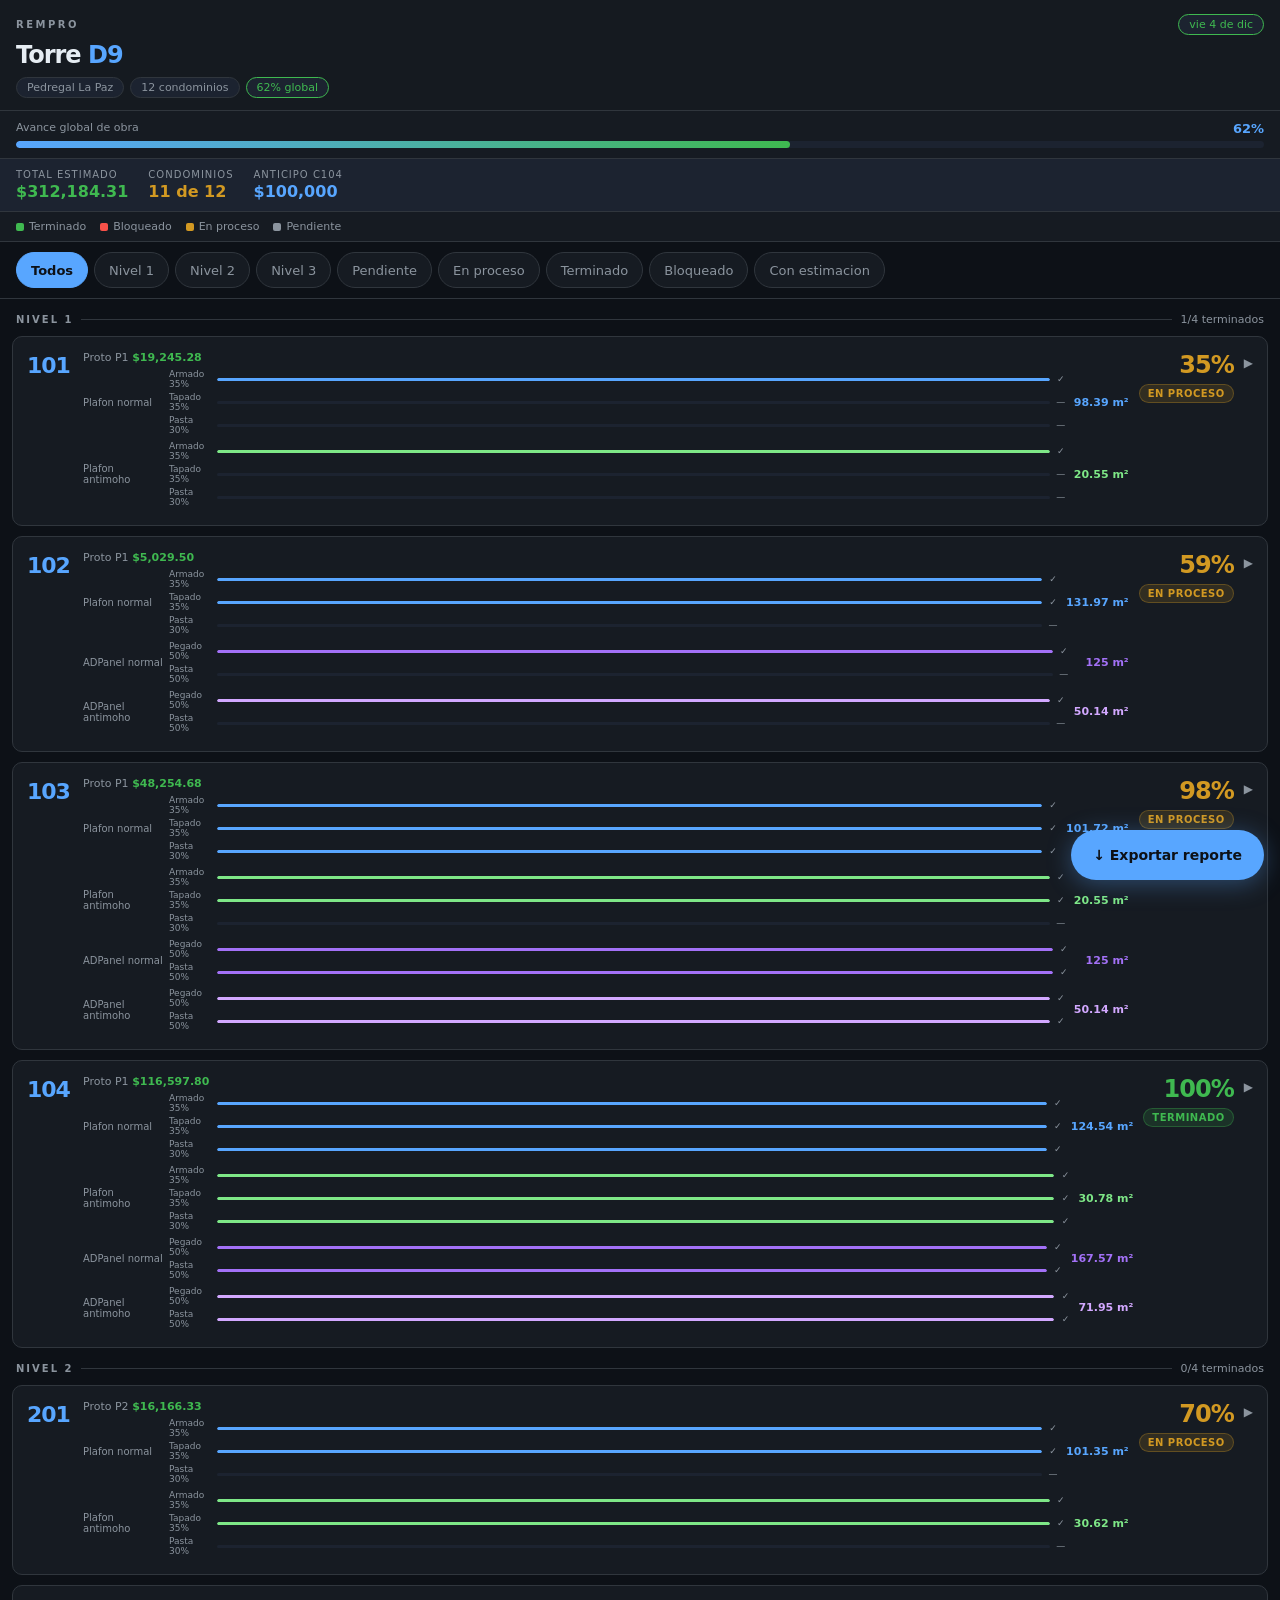
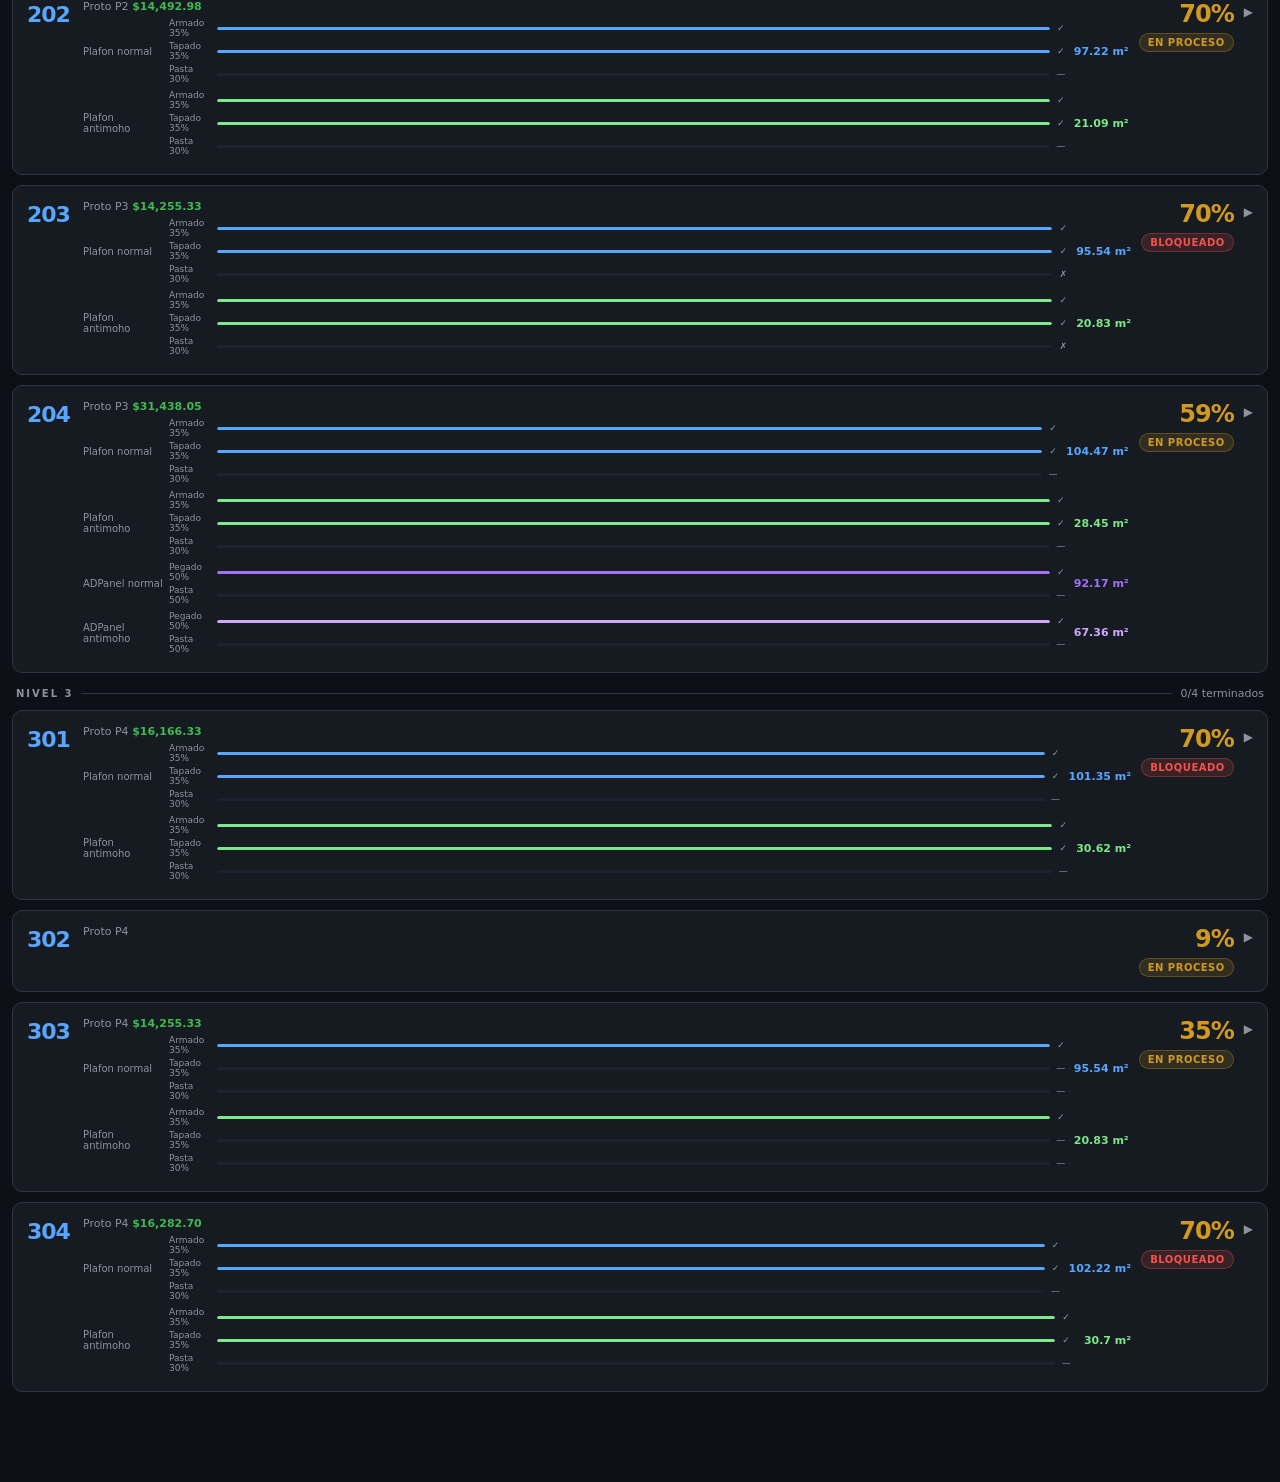
<file: checklist_TorreD9_v6_iOS.html>
<!DOCTYPE html>
<html lang="es">
<head>
<meta charset="UTF-8">
<meta name="viewport" content="width=device-width,initial-scale=1,maximum-scale=1,user-scalable=no,viewport-fit=cover">
<meta name="apple-mobile-web-app-capable" content="yes">
<meta name="apple-mobile-web-app-status-bar-style" content="black-translucent">
<meta name="apple-mobile-web-app-title" content="Torre D9">
<meta name="theme-color" content="#0d1117">
<title>Torre D9 · RemPro</title>
<style>
:root{
  --bg:#0d1117;--sur:#161b22;--sur2:#1c2330;--brd:#30363d;
  --ac:#58a6ff;--ok:#3fb950;--warn:#d29922;--dan:#f85149;--pur:#a371f7;
  --txt:#e6edf3;--mut:#8b949e;--r:10px;
  --sat:env(safe-area-inset-top,0px);
  --sab:env(safe-area-inset-bottom,0px);
  --sal:env(safe-area-inset-left,0px);
  --sar:env(safe-area-inset-right,0px);
}
*{box-sizing:border-box;margin:0;padding:0;-webkit-tap-highlight-color:transparent}
html{-webkit-text-size-adjust:100%}
body{
  background:var(--bg);color:var(--txt);
  font-family:-apple-system,'Segoe UI',system-ui,sans-serif;
  font-size:15px;
  padding-bottom:calc(80px + var(--sab));
  -webkit-overflow-scrolling:touch;
}
.hdr{
  background:rgba(22,27,34,.97);
  border-bottom:1px solid var(--brd);
  padding:calc(14px + var(--sat)) 16px 12px;
  position:sticky;top:0;z-index:100;
}
.hdr-top{display:flex;justify-content:space-between;align-items:center;margin-bottom:6px}
.brand{font-size:10px;font-weight:800;letter-spacing:2.5px;text-transform:uppercase;color:var(--mut)}
.pill{background:var(--sur2);border:1px solid var(--brd);border-radius:20px;padding:3px 10px;font-size:11px;color:var(--mut)}
.pill.live{border-color:var(--ok);color:var(--ok)}
.ptitle{font-size:24px;font-weight:800;letter-spacing:-1px}
.ptitle span{color:var(--ac)}
.hmeta{display:flex;gap:6px;flex-wrap:wrap;margin-top:8px}
.gbar{padding:10px 16px;background:var(--sur);border-bottom:1px solid var(--brd)}
.glbl{display:flex;justify-content:space-between;font-size:11px;color:var(--mut);margin-bottom:5px}
.glbl strong{color:var(--ac);font-size:13px}
.track{background:var(--sur2);border-radius:4px;height:7px;overflow:hidden}
.fill{height:100%;background:linear-gradient(90deg,var(--ac),var(--ok));border-radius:4px;transition:width .4s}
.fin-bar{background:var(--sur2);border-bottom:1px solid var(--brd);padding:10px 16px;display:flex;gap:20px;overflow-x:auto;scrollbar-width:none}
.fin-bar::-webkit-scrollbar{display:none}
.fi{display:flex;flex-direction:column;gap:2px;flex-shrink:0}
.fi-l{font-size:10px;color:var(--mut);text-transform:uppercase;letter-spacing:1px}
.fi-v{font-size:16px;font-weight:800}
.filt{display:flex;gap:6px;padding:10px 16px;overflow-x:auto;border-bottom:1px solid var(--brd);scrollbar-width:none;-webkit-overflow-scrolling:touch}
.filt::-webkit-scrollbar{display:none}
.fb{background:var(--sur);border:1px solid var(--brd);color:var(--mut);padding:7px 14px;border-radius:20px;font-size:13px;cursor:pointer;white-space:nowrap;min-height:36px;-webkit-appearance:none;font-family:inherit}
.fb.on{background:var(--ac);border-color:var(--ac);color:#0d1117;font-weight:700}
.leyenda{display:flex;gap:14px;flex-wrap:wrap;padding:8px 16px;background:var(--sur);border-bottom:1px solid var(--brd)}
.ley{display:flex;align-items:center;gap:5px;font-size:11px;color:var(--mut)}
.ley-dot{width:8px;height:8px;border-radius:2px;flex-shrink:0}
.lvl{margin:14px 12px 0}
.lvlhdr{display:flex;align-items:center;gap:8px;margin-bottom:10px;padding:0 4px}
.lvltag{font-size:10px;font-weight:800;letter-spacing:2px;text-transform:uppercase;color:var(--mut)}
.lvldiv{flex:1;height:1px;background:var(--brd)}
.lvlcnt{font-size:11px;color:var(--mut)}
.card{background:var(--sur);border:1px solid var(--brd);border-radius:var(--r);margin-bottom:10px;overflow:hidden}
.chdr{display:flex;align-items:flex-start;padding:14px;cursor:pointer;gap:10px;user-select:none;-webkit-user-select:none;transition:background .12s;min-height:60px}
.chdr:active{background:var(--sur2)}
.cid{font-size:22px;font-weight:800;color:var(--ac);min-width:46px;letter-spacing:-1px;padding-top:2px}
.cinfo{flex:1;min-width:0}
.cpro{font-size:11px;color:var(--mut);margin-bottom:5px}
/* Resumen m² */
.m2-summary{display:flex;flex-direction:column;gap:6px;margin-bottom:4px}
.m2-line{display:flex;align-items:center;gap:6px}
.m2-lbl{font-size:10px;color:var(--mut);width:80px;flex-shrink:0}
.m2-bar-wrap{flex:1;display:flex;flex-direction:column;gap:3px}
.m2-sub-row{display:flex;align-items:center;gap:4px}
.m2-sub-lbl{font-size:9px;color:var(--mut);width:44px;flex-shrink:0}
.m2-track{flex:1;height:3px;background:var(--sur2);border-radius:2px;overflow:hidden}
.m2-fill{height:100%;border-radius:2px}
.m2-pct{font-size:9px;color:var(--mut);min-width:14px;text-align:center}
.m2-val{font-size:11px;font-weight:700;min-width:52px;text-align:right;flex-shrink:0}
/* Derecha header */
.cright{display:flex;flex-direction:column;align-items:flex-end;gap:5px;flex-shrink:0}
.cpct{font-size:24px;font-weight:800;letter-spacing:-1px}
.sbadge{font-size:10px;font-weight:700;padding:3px 8px;border-radius:10px;letter-spacing:.5px;text-transform:uppercase}
.sp{background:#1c2330;color:var(--mut);border:1px solid var(--brd)}
.sw{background:rgba(210,153,34,.15);color:var(--warn);border:1px solid rgba(210,153,34,.3)}
.sd{background:rgba(63,185,80,.15);color:var(--ok);border:1px solid rgba(63,185,80,.3)}
.se{background:rgba(248,81,73,.15);color:var(--dan);border:1px solid rgba(248,81,73,.3)}
.chv{font-size:12px;color:var(--mut);transition:transform .2s;padding-top:5px}
.card.open .chv{transform:rotate(90deg)}
/* Body */
.cbody{display:none;border-top:1px solid var(--brd)}
.card.open .cbody{display:block}
/* Bloques de concepto */
.cblk{padding:14px 14px 0}
.cpthdr{display:flex;align-items:center;gap:8px;margin-bottom:12px}
.cptlbl{font-size:12px;font-weight:800;letter-spacing:1px;text-transform:uppercase}
.cptdiv{flex:1;height:1px;background:var(--brd)}
.cptpct{font-size:13px;font-weight:800}
.cptm2{font-size:11px;color:var(--mut);margin-left:3px}
/* Bloque de hoja */
.hoja{background:var(--sur2);border:1px solid var(--brd);border-radius:8px;margin-bottom:10px;overflow:hidden}
.hoja-top{display:flex;align-items:center;justify-content:space-between;padding:10px 12px;border-bottom:1px solid var(--brd)}
.hoja-name{display:flex;align-items:center;gap:7px}
.hoja-dot{width:9px;height:9px;border-radius:50%;flex-shrink:0}
.hoja-lbl{font-size:12px;font-weight:700;color:var(--txt)}
.hoja-meta{display:flex;align-items:center;gap:6px}
.hoja-m2{font-size:12px;font-weight:800;color:var(--ac)}
.hoja-pct{font-size:12px;font-weight:800}
/* Fases */
.fase-list{padding:4px 12px 8px}
.fase-row{display:flex;align-items:center;gap:10px;padding:10px 0;border-bottom:1px solid rgba(48,54,61,.5);min-height:50px}
.fase-row:last-child{border-bottom:none}
/* Checkbox — area táctil 44pt via padding */
.fchk{
  width:26px;height:26px;border-radius:6px;border:2px solid var(--brd);
  background:transparent;cursor:pointer;display:flex;align-items:center;
  justify-content:center;flex-shrink:0;transition:all .15s;
  padding:9px;margin:-9px;box-sizing:content-box;
}
.fchk.ck{background:var(--ok);border-color:var(--ok)}
.fchk.ck::after{content:'checkmark';font-size:0;width:10px;height:6px;border-left:2px solid #0d1117;border-bottom:2px solid #0d1117;transform:rotate(-45deg);margin-top:-3px;display:block}
.fchk.bl{background:rgba(248,81,73,.1);border-color:var(--dan)}
.fchk.bl::after{content:'';width:12px;height:2px;background:var(--dan);display:block}
.finfo{flex:1;min-width:0}
.fnombre{font-size:14px;color:var(--txt);font-weight:600;line-height:1.3}
.fpeso{font-size:11px;color:var(--mut);margin-top:2px}
.fase-row.done .fnombre{color:var(--mut);text-decoration:line-through}
.fase-row.bloq .fnombre{color:var(--dan)}
.cbadge{display:inline-block;font-size:10px;padding:2px 6px;border-radius:6px;background:rgba(63,185,80,.15);color:var(--ok);font-weight:700;margin-left:5px}
.bbadge{display:inline-block;font-size:10px;padding:2px 6px;border-radius:6px;background:rgba(248,81,73,.1);color:var(--dan);font-weight:700;margin-left:5px}
.fbar{display:flex;align-items:center;gap:5px;flex-shrink:0}
.ftrk{width:44px;height:4px;background:rgba(48,54,61,.8);border-radius:2px;overflow:hidden}
.ffil{height:100%;border-radius:2px}
.fpct{font-size:11px;color:var(--mut);min-width:30px;text-align:right}
/* Piezas */
.pzblk{background:var(--sur2);border:1px solid var(--brd);border-radius:8px;margin-bottom:10px;overflow:hidden}
.pztop{display:flex;align-items:center;padding:10px 12px;border-bottom:1px solid var(--brd)}
.pzlbl{font-size:12px;font-weight:700;color:var(--txt)}
.pzrow{display:flex;align-items:center;gap:10px;padding:10px 12px;border-bottom:1px solid rgba(48,54,61,.4);min-height:46px}
.pzrow:last-child{border-bottom:none}
.pzchk{width:24px;height:24px;border-radius:5px;border:2px solid var(--brd);background:transparent;cursor:pointer;display:flex;align-items:center;justify-content:center;flex-shrink:0;padding:8px;margin:-8px;box-sizing:content-box}
.pzchk.ck{background:var(--ok);border-color:var(--ok)}
.pzchk.ck::after{content:'';width:9px;height:5px;border-left:2px solid #0d1117;border-bottom:2px solid #0d1117;transform:rotate(-45deg);margin-top:-2px;display:block}
.pzlbl2{flex:1;font-size:13px;color:var(--txt)}
.pzrow.done .pzlbl2{color:var(--mut);text-decoration:line-through}
.pzcant{font-size:12px;color:var(--warn);font-weight:700}
/* Divider */
.divider{height:1px;background:var(--brd);margin:2px 14px 0}
/* Pie */
.foot{padding:14px}
.fecha-row{display:flex;align-items:center;gap:8px;margin-bottom:10px}
.fecha-lbl{font-size:12px;color:var(--mut);flex-shrink:0}
.fecha-inp{background:var(--sur2);border:1px solid var(--brd);border-radius:8px;color:var(--txt);font-family:inherit;font-size:13px;padding:8px 10px;flex:1;min-height:40px;-webkit-appearance:none}
.fecha-inp:focus{outline:none;border-color:var(--ac)}
.nbtn{background:var(--sur2);border:1px dashed var(--brd);color:var(--mut);padding:10px 14px;border-radius:8px;font-size:13px;cursor:pointer;width:100%;text-align:left;font-family:inherit;min-height:44px;-webkit-appearance:none}
.ntxt{display:none;margin-top:8px;width:100%;background:var(--sur2);border:1px solid var(--brd);border-radius:8px;color:var(--txt);font-family:inherit;font-size:13px;padding:10px;resize:vertical;min-height:80px;-webkit-appearance:none}
.ntxt:focus{outline:none;border-color:var(--ac)}
.ntxt.vis{display:block}
/* FAB */
.fab{position:fixed;bottom:calc(20px + var(--sab));right:calc(16px + var(--sar));background:var(--ac);color:#0d1117;border:none;border-radius:28px;padding:14px 22px;font-size:14px;font-weight:700;font-family:inherit;cursor:pointer;box-shadow:0 4px 24px rgba(88,166,255,.35);z-index:200;min-height:50px;-webkit-appearance:none}
.fab:active{opacity:.85}
.toast{position:fixed;bottom:calc(82px + var(--sab));right:calc(16px + var(--sar));background:var(--sur2);border:1px solid var(--brd);color:var(--txt);padding:10px 16px;border-radius:10px;font-size:13px;opacity:0;transform:translateY(8px);transition:all .25s;z-index:300;pointer-events:none;max-width:calc(100vw - 32px)}
.toast.show{opacity:1;transform:translateY(0)}
.empty{text-align:center;padding:40px 20px;color:var(--mut);font-size:14px}
/* Banner */
.banner{display:none;background:var(--sur2);border-bottom:1px solid var(--brd);padding:10px 16px;align-items:center;gap:10px}
.banner.show{display:flex}
.bico{width:36px;height:36px;background:var(--ac);border-radius:8px;display:flex;align-items:center;justify-content:center;font-size:18px;flex-shrink:0}
.btxt{flex:1;font-size:12px;color:var(--mut);line-height:1.4}
.btxt strong{color:var(--txt)}
.bclose{background:none;border:none;color:var(--mut);font-size:20px;cursor:pointer;padding:4px;min-width:32px;min-height:32px;font-family:inherit}
</style>
</head>
<body>

<div class="banner" id="banner">
  <div class="bico">&#127959;</div>
  <div class="btxt"><strong>Agregar a pantalla de inicio</strong><br>Toca <strong>Compartir</strong> luego "Agregar a inicio" para usar como app.</div>
  <button class="bclose" id="btnBanner">&#10005;</button>
</div>

<div class="hdr">
  <div class="hdr-top">
    <div class="brand">RemPro</div>
    <div id="fechaHoy" class="pill live"></div>
  </div>
  <div class="ptitle">Torre <span>D9</span></div>
  <div class="hmeta">
    <span class="pill">Pedregal La Paz</span>
    <span class="pill">12 condominios</span>
    <span id="metaAv" class="pill live">0% global</span>
  </div>
</div>

<div class="gbar">
  <div class="glbl"><span>Avance global de obra</span><strong id="pctG">0%</strong></div>
  <div class="track"><div class="fill" id="barG" style="width:0%"></div></div>
</div>

<div class="fin-bar">
  <div class="fi"><span class="fi-l">Total estimado</span><span class="fi-v" id="totalEst" style="color:#3fb950">$0</span></div>
  <div class="fi"><span class="fi-l">Condominios</span><span class="fi-v" id="condEst" style="color:#d29922">0 de 12</span></div>
  <div class="fi"><span class="fi-l">Anticipo C104</span><span class="fi-v" style="color:#58a6ff">$100,000</span></div>
</div>

<div class="leyenda">
  <div class="ley"><div class="ley-dot" style="background:#3fb950"></div>Terminado</div>
  <div class="ley"><div class="ley-dot" style="background:#f85149"></div>Bloqueado</div>
  <div class="ley"><div class="ley-dot" style="background:#d29922"></div>En proceso</div>
  <div class="ley"><div class="ley-dot" style="background:#8b949e"></div>Pendiente</div>
</div>

<div class="filt" id="filt">
  <button class="fb on" data-fil="todos">Todos</button>
  <button class="fb" data-fil="L1">Nivel 1</button>
  <button class="fb" data-fil="L2">Nivel 2</button>
  <button class="fb" data-fil="L3">Nivel 3</button>
  <button class="fb" data-fil="pend">Pendiente</button>
  <button class="fb" data-fil="proc">En proceso</button>
  <button class="fb" data-fil="done">Terminado</button>
  <button class="fb" data-fil="bloq">Bloqueado</button>
  <button class="fb" data-fil="est">Con estimacion</button>
</div>

<div id="main"></div>

<button class="fab" id="btnExportar">&#8595; Exportar reporte</button>
<div class="toast" id="toast"></div>

<script>
// ════════════════════════════════════════════
// DATOS
// ════════════════════════════════════════════
var CONDOS = [
  {id:'101',nivel:'L1',proto:'P1',est:19245.28,ant:0,
   pl:{reg:{m2:98.39, a:1,t:0,p:0,cob:'a'}, anti:{m2:20.55, a:1,t:0,p:0,cob:'a'}},
   ad:{reg:{m2:0,    pg:0,p:0,cob:null}, anti:{m2:0, pg:0,p:0,cob:null}},
   pz:{s:{n:0,ok:0}, l:{n:0,ok:0}, c:{n:0,ok:0}},
   bpl:[],bad:[],
   nota:'Plafon armado cobrado 24/04. Muros pendientes 2a cara y pasteado.'},

  {id:'102',nivel:'L1',proto:'P1',est:5029.50,ant:0,
   pl:{reg:{m2:131.97, a:1,t:1,p:0,cob:null}, anti:{m2:0, a:0,t:0,p:0,cob:null}},
   ad:{reg:{m2:125.00, pg:1,p:0,cob:'pg'}, anti:{m2:50.14, pg:1,p:0,cob:'pg'}},
   pz:{s:{n:0,ok:0}, l:{n:0,ok:0}, c:{n:0,ok:0}},
   bpl:[],bad:[],
   nota:'Muros varios cobrados 14/05. Faltan pasta de plafon y pasteado de muros.'},

  {id:'103',nivel:'L1',proto:'P1',est:48254.68,ant:0,
   pl:{reg:{m2:101.72, a:1,t:1,p:1,cob:'a'}, anti:{m2:20.55, a:1,t:1,p:0,cob:'a'}},
   ad:{reg:{m2:125.00, pg:1,p:1,cob:'pg'}, anti:{m2:50.14, pg:1,p:1,cob:'pg'}},
   pz:{s:{n:7,ok:1}, l:{n:0,ok:0}, c:{n:14.36,ok:1}},
   bpl:[],bad:[],
   nota:'90% - Solo falta pasta final plafon antimoho y cajillo luz indirecta.'},

  {id:'104',nivel:'L1',proto:'P1',est:116597.80,ant:100000,
   pl:{reg:{m2:124.54, a:1,t:1,p:1,cob:'p'}, anti:{m2:30.78, a:1,t:1,p:1,cob:'p'}},
   ad:{reg:{m2:167.57, pg:1,p:1,cob:'p'}, anti:{m2:71.95, pg:1,p:1,cob:'p'}},
   pz:{s:{n:5,ok:1}, l:{n:16.6,ok:1}, c:{n:13,ok:1}},
   bpl:[],bad:[],
   nota:'ENTREGADO. Anticipo $100,000 aplicado. Saldo -$32,597.80 a favor del cliente.'},

  {id:'201',nivel:'L2',proto:'P2',est:16166.33,ant:0,
   pl:{reg:{m2:101.35, a:1,t:1,p:0,cob:'a'}, anti:{m2:30.62, a:1,t:1,p:0,cob:'a'}},
   ad:{reg:{m2:0, pg:1,p:0,cob:null}, anti:{m2:0, pg:0,p:0,cob:null}},
   pz:{s:{n:0,ok:0}, l:{n:0,ok:0}, c:{n:0,ok:0}},
   bpl:[],bad:[],
   nota:'Plafon armado cobrado 28/05. Pasta y detalles tapado pendientes.'},

  {id:'202',nivel:'L2',proto:'P2',est:14492.98,ant:0,
   pl:{reg:{m2:97.22, a:1,t:1,p:0,cob:'t'}, anti:{m2:21.09, a:1,t:1,p:0,cob:'t'}},
   ad:{reg:{m2:0, pg:1,p:0,cob:null}, anti:{m2:0, pg:0,p:0,cob:null}},
   pz:{s:{n:0,ok:0}, l:{n:0,ok:0}, c:{n:0,ok:0}},
   bpl:[],bad:[],
   nota:'Plafon forrado cobrado 11/06. Pasta pendiente.'},

  {id:'203',nivel:'L2',proto:'P3',est:14255.33,ant:0,
   pl:{reg:{m2:95.54, a:1,t:1,p:0,cob:'a'}, anti:{m2:20.83, a:1,t:1,p:0,cob:'a'}},
   ad:{reg:{m2:0, pg:1,p:0,cob:null}, anti:{m2:0, pg:0,p:0,cob:null}},
   pz:{s:{n:0,ok:0}, l:{n:0,ok:0}, c:{n:0,ok:0}},
   bpl:['p'],bad:['p'],
   nota:'Pasteado bloqueado - espera material (pasta y hoja verde).'},

  {id:'204',nivel:'L2',proto:'P3',est:31438.05,ant:0,
   pl:{reg:{m2:104.47, a:1,t:1,p:0,cob:'a'}, anti:{m2:28.45, a:1,t:1,p:0,cob:'a'}},
   ad:{reg:{m2:92.17, pg:1,p:0,cob:'pg'}, anti:{m2:67.36, pg:1,p:0,cob:'pg'}},
   pz:{s:{n:0,ok:0}, l:{n:0,ok:0}, c:{n:0,ok:0}},
   bpl:[],bad:[],
   nota:'Boquillas y afinado cajillos; limpieza. Plafon 14/05 + muros 19/06.'},

  {id:'301',nivel:'L3',proto:'P4',est:16166.33,ant:0,
   pl:{reg:{m2:101.35, a:1,t:1,p:0,cob:'t'}, anti:{m2:30.62, a:1,t:1,p:0,cob:'t'}},
   ad:{reg:{m2:0, pg:0,p:0,cob:null}, anti:{m2:0, pg:0,p:0,cob:null}},
   pz:{s:{n:0,ok:0}, l:{n:0,ok:0}, c:{n:0,ok:0}},
   bpl:[],bad:['pg','p'],
   nota:'Plafon forrado cobrado 11/06. Muros bloqueados - falta hoja verde y estructura.'},

  {id:'302',nivel:'L3',proto:'P4',est:0,ant:0,
   pl:{reg:{m2:0, a:1,t:0,p:0,cob:null}, anti:{m2:0, a:0,t:0,p:0,cob:null}},
   ad:{reg:{m2:0, pg:0,p:0,cob:null}, anti:{m2:0, pg:0,p:0,cob:null}},
   pz:{s:{n:0,ok:0}, l:{n:0,ok:0}, c:{n:0,ok:0}},
   bpl:[],bad:[],
   nota:'Ya se puede armar - estructura autorizada. Sin estimacion cobrada.'},

  {id:'303',nivel:'L3',proto:'P4',est:14255.33,ant:0,
   pl:{reg:{m2:95.54, a:1,t:0,p:0,cob:'a'}, anti:{m2:20.83, a:1,t:0,p:0,cob:'a'}},
   ad:{reg:{m2:0, pg:1,p:0,cob:null}, anti:{m2:0, pg:0,p:0,cob:null}},
   pz:{s:{n:0,ok:0}, l:{n:0,ok:0}, c:{n:0,ok:0}},
   bpl:[],bad:[],
   nota:'Forrado sala/cocina completo. Falta banos y recamaras. Plafon armado 19/06.'},

  {id:'304',nivel:'L3',proto:'P4',est:16282.70,ant:0,
   pl:{reg:{m2:102.22, a:1,t:1,p:0,cob:'t'}, anti:{m2:30.70, a:1,t:1,p:0,cob:'t'}},
   ad:{reg:{m2:0, pg:1,p:0,cob:null}, anti:{m2:0, pg:0,p:0,cob:null}},
   pz:{s:{n:0,ok:0}, l:{n:0,ok:0}, c:{n:0,ok:0}},
   bpl:[],bad:['p'],
   nota:'Plafon forrado cobrado 19/06. Falta hoja verde banos y cuarto servicio.'}
];

// ════════════════════════════════════════════
// ESTADO
// ════════════════════════════════════════════
var ST = {}, NT = {}, FT = {};

function initState(){
  var raw = localStorage.getItem('d9v6');
  if(raw){ try{ var o=JSON.parse(raw); ST=o.s||{}; NT=o.n||{}; FT=o.f||{}; }catch(e){} }
  var i, c;
  for(i=0;i<CONDOS.length;i++){
    c = CONDOS[i];
    if(!ST[c.id]){
      ST[c.id]={
        pr:{a:c.pl.reg.a, t:c.pl.reg.t, p:c.pl.reg.p},
        pa:{a:c.pl.anti.a,t:c.pl.anti.t,p:c.pl.anti.p},
        ar:{pg:c.ad.reg.pg, p:c.ad.reg.p},
        aa:{pg:c.ad.anti.pg,p:c.ad.anti.p},
        s:c.pz.s.ok, l:c.pz.l.ok, cc:c.pz.c.ok
      };
      NT[c.id] = c.nota||'';
    }
  }
  save();
}
function save(){ localStorage.setItem('d9v6',JSON.stringify({s:ST,n:NT,f:FT})); }

// ════════════════════════════════════════════
// CALCULOS
// ════════════════════════════════════════════
function pH(st, tipo){
  if(tipo==='pl') return Math.round(st.a*35 + st.t*35 + st.p*30);
  return Math.round(st.pg*50 + st.p*50);
}
function pCondo(cid){
  var c=gC(cid), s=ST[cid];
  var m=c.pl.reg.m2+c.pl.anti.m2+c.ad.reg.m2+c.ad.anti.m2;
  if(m===0) return Math.round((pH(s.pr,'pl')+pH(s.pa,'pl')+pH(s.ar,'ad')+pH(s.aa,'ad'))/4);
  var sum=0;
  if(c.pl.reg.m2>0)  sum+=pH(s.pr,'pl')*c.pl.reg.m2;
  if(c.pl.anti.m2>0) sum+=pH(s.pa,'pl')*c.pl.anti.m2;
  if(c.ad.reg.m2>0)  sum+=pH(s.ar,'ad')*c.ad.reg.m2;
  if(c.ad.anti.m2>0) sum+=pH(s.aa,'ad')*c.ad.anti.m2;
  return Math.round(sum/m);
}
function pPl(c,s){
  var m=c.pl.reg.m2+c.pl.anti.m2;
  if(!m) return 0;
  return Math.round((pH(s.pr,'pl')*c.pl.reg.m2+pH(s.pa,'pl')*c.pl.anti.m2)/m);
}
function pAd(c,s){
  var m=c.ad.reg.m2+c.ad.anti.m2;
  if(!m) return 0;
  return Math.round((pH(s.ar,'ad')*c.ad.reg.m2+pH(s.aa,'ad')*c.ad.anti.m2)/m);
}
function stC(cid){
  var p=pCondo(cid), c=gC(cid);
  var bl=(c.bpl&&c.bpl.length)||(c.bad&&c.bad.length);
  if(p>=100) return 'done';
  if(bl) return 'bloq';
  if(p>0) return 'proc';
  return 'pend';
}
function gC(cid){ var i; for(i=0;i<CONDOS.length;i++) if(CONDOS[i].id===cid) return CONDOS[i]; return null; }
function inA(arr,v){ var i; for(i=0;i<arr.length;i++) if(arr[i]===v) return true; return false; }

var SL={done:'Terminado',bloq:'Bloqueado',proc:'En proceso',pend:'Pendiente'};
var SC={done:'sd',bloq:'se',proc:'sw',pend:'sp'};

// ════════════════════════════════════════════
// RENDER
// ════════════════════════════════════════════
var filAct='todos';

function render(){
  var cont=document.getElementById('main');
  cont.innerHTML='';
  var nvs=['L1','L2','L3'], nms={L1:'Nivel 1',L2:'Nivel 2',L3:'Nivel 3'};
  var i,j,c,sec,cds;
  for(i=0;i<nvs.length;i++){
    var nv=nvs[i];
    cds=[];
    for(j=0;j<CONDOS.length;j++){
      c=CONDOS[j];
      if(c.nivel!==nv) continue;
      if(filAct==='todos'||filAct===nv){cds.push(c);continue;}
      if(filAct==='L1'||filAct==='L2'||filAct==='L3') continue;
      if(filAct==='est'&&c.est>0){cds.push(c);continue;}
      if(stC(c.id)===filAct) cds.push(c);
    }
    if(!cds.length) continue;
    var done=0;
    for(j=0;j<cds.length;j++) if(stC(cds[j].id)==='done') done++;
    sec=document.createElement('div');
    sec.className='lvl';
    sec.innerHTML='<div class="lvlhdr"><span class="lvltag">'+nms[nv]+'</span><div class="lvldiv"></div><span class="lvlcnt">'+done+'/'+cds.length+' terminados</span></div>';
    for(j=0;j<cds.length;j++) sec.appendChild(mkCard(cds[j]));
    cont.appendChild(sec);
  }
  if(!cont.innerHTML) cont.innerHTML='<div class="empty">Sin condominios en esta vista</div>';
  updGlobal();
}

function mkCard(c){
  var div=document.createElement('div');
  div.className='card';
  div.id='card_'+c.id;
  div.innerHTML=mkHdr(c)+mkBdy(c);
  return div;
}

// ── HEADER ──
function mkHdr(c){
  var s=ST[c.id], st=stC(c.id), p=pCondo(c.id);
  var pc=p>=100?'#3fb950':p>0?'#d29922':'#8b949e';
  var imp=c.est>0?(' <span style="color:#3fb950;font-weight:700">$'+fmt(c.est)+'</span>'):'';

  var sum='<div class="m2-summary">';
  if(c.pl.reg.m2>0)  sum+=m2L('Plafon normal', c.pl.reg.m2, s.pr,'pl','#58a6ff',c.bpl);
  if(c.pl.anti.m2>0) sum+=m2L('Plafon antimoho',c.pl.anti.m2,s.pa,'pl','#7ee787',c.bpl);
  if(c.ad.reg.m2>0)  sum+=m2L('ADPanel normal', c.ad.reg.m2, s.ar,'ad','#a371f7',c.bad);
  if(c.ad.anti.m2>0) sum+=m2L('ADPanel antimoho',c.ad.anti.m2,s.aa,'ad','#d2a8ff',c.bad);
  sum+='</div>';

  return '<div class="chdr" data-action="tog" data-cid="'+c.id+'">'+
    '<div class="cid">'+c.id+'</div>'+
    '<div class="cinfo">'+
      '<div class="cpro">Proto '+c.proto+imp+'</div>'+
      sum+
    '</div>'+
    '<div class="cright">'+
      '<div class="cpct" style="color:'+pc+'">'+p+'%</div>'+
      '<span class="sbadge '+SC[st]+'">'+SL[st]+'</span>'+
    '</div>'+
    '<span class="chv">&#9654;</span>'+
  '</div>';
}

function m2L(lbl,m2,st,tipo,col,bl){
  var fases=tipo==='pl'
    ?[{k:'a',l:'Armado 35%'},{k:'t',l:'Tapado 35%'},{k:'p',l:'Pasta 30%'}]
    :[{k:'pg',l:'Pegado 50%'},{k:'p',l:'Pasta 50%'}];
  var rows='',i,f,ck,isbl,ic,w,mk;
  for(i=0;i<fases.length;i++){
    f=fases[i];
    ck=st[f.k]; isbl=bl&&inA(bl,f.k);
    ic=isbl?'#f85149':col; w=ck?100:0; mk=ck?'&#10003;':isbl?'&#10007;':'&#8212;';
    rows+='<div class="m2-sub-row">'+
      '<span class="m2-sub-lbl">'+f.l+'</span>'+
      '<div class="m2-track"><div class="m2-fill" style="width:'+w+'%;background:'+ic+'"></div></div>'+
      '<span class="m2-pct">'+mk+'</span>'+
    '</div>';
  }
  return '<div class="m2-line">'+
    '<span class="m2-lbl">'+lbl+'</span>'+
    '<div class="m2-bar-wrap">'+rows+'</div>'+
    '<span class="m2-val" style="color:'+col+'">'+m2+' m&#178;</span>'+
  '</div>';
}

// ── BODY ──
function mkBdy(c){
  var s=ST[c.id], fecha=FT[c.id]||'', nota=NT[c.id]||'';
  var html='<div class="cbody" id="body_'+c.id+'">';

  // PLAFON
  html+='<div class="cblk">';
  html+=cHdr('&#9312; Plafon','#58a6ff',pPl(c,s),rnd(c.pl.reg.m2+c.pl.anti.m2)+' m&#178;');
  if(c.pl.reg.m2>0)  html+=mkHoja(c,'pr','pl','#58a6ff','Plafon hoja normal',  c.pl.reg.m2, c.pl.reg.cob, c.bpl);
  if(c.pl.anti.m2>0) html+=mkHoja(c,'pa','pl','#7ee787','Plafon hoja antimoho',c.pl.anti.m2,c.pl.anti.cob,c.bpl);
  html+='</div>';

  // ADPANEL
  html+='<div class="divider"></div>';
  html+='<div class="cblk">';
  html+=cHdr('&#9313; ADPanel','#a371f7',pAd(c,s),rnd(c.ad.reg.m2+c.ad.anti.m2)+' m&#178;');
  if(c.ad.reg.m2>0)  html+=mkHojaAd(c,'ar','#a371f7','ADPanel hoja normal',  c.ad.reg.m2, c.ad.reg.cob, c.bad);
  if(c.ad.anti.m2>0) html+=mkHojaAd(c,'aa','#d2a8ff','ADPanel hoja antimoho',c.ad.anti.m2,c.ad.anti.cob,c.bad);
  if(!c.ad.reg.m2&&!c.ad.anti.m2) html+='<div style="padding:8px 0 12px;font-size:12px;color:#8b949e">Sin metros de ADPanel en estimaciones</div>';
  html+='</div>';

  // PIEZAS
  var hasPz=c.pz.s.n>0||c.pz.l.n>0||c.pz.c.n>0;
  if(hasPz){
    html+='<div class="divider"></div>';
    html+='<div class="cblk">';
    html+=cHdr('&#9314; Piezas','#d29922',pPz(c,s),'');
    html+='<div class="pzblk"><div class="pztop"><span class="pzlbl">Componentes adicionales</span></div>';
    if(c.pz.s.n>0) html+=mkPz(c.id,'s',s.s,'Soportes de plafon',c.pz.s.n+' pzas');
    if(c.pz.l.n>0) html+=mkPz(c.id,'l',s.l,'Cajillo luz indirecta',c.pz.l.n+' ml');
    if(c.pz.c.n>0) html+=mkPz(c.id,'cc',s.cc,'Cajillo cortinero',c.pz.c.n+' ml');
    html+='</div></div>';
  }

  // PIE
  html+='<div class="foot">'+
    '<div class="fecha-row">'+
      '<span class="fecha-lbl">Fecha termino:</span>'+
      '<input type="date" class="fecha-inp" value="'+fecha+'" data-action="fecha" data-cid="'+c.id+'">'+
    '</div>'+
    '<button class="nbtn" data-action="nota" data-cid="'+c.id+'">&#9998; Nota de campo</button>'+
    '<textarea class="ntxt'+(nota?' vis':'')+'" id="nota_'+c.id+'" '+
    'data-action="savenota" data-cid="'+c.id+'" '+
    'placeholder="Observaciones, pendientes, materiales faltantes...">'+esc(nota)+'</textarea>'+
  '</div>';

  html+='</div>';
  return html;
}

function cHdr(t,col,pct,m2){
  return '<div class="cpthdr">'+
    '<span class="cptlbl" style="color:'+col+'">'+t+'</span>'+
    (m2?'<span class="cptm2">'+m2+'</span>':'')+
    '<div class="cptdiv"></div>'+
    '<span class="cptpct" style="color:'+col+'">'+pct+'%</span>'+
  '</div>';
}

function mkHoja(c,stKey,tipo,dotCol,lbl,m2,cobrado,bl){
  var s=ST[c.id][stKey];
  var p=pH(s,'pl');
  var pc=p>=100?'#3fb950':p>0?'#d29922':'#8b949e';
  var fases=[
    {k:'a',l:'Armado',peso:'35% del concepto',col:'#58a6ff',ck:'a'},
    {k:'t',l:'Tapado',peso:'35% del concepto',col:'#3fb950',ck:'t'},
    {k:'p',l:'Pasta', peso:'30% del concepto',col:'#d29922',ck:'p'}
  ];
  return mkHojaHTML(c,stKey,fases,dotCol,lbl,m2,cobrado,bl,p,pc);
}

function mkHojaAd(c,stKey,dotCol,lbl,m2,cobrado,bl){
  var s=ST[c.id][stKey];
  var p=pH(s,'ad');
  var pc=p>=100?'#3fb950':p>0?'#d29922':'#8b949e';
  var fases=[
    {k:'pg',l:'Pegado de hoja',peso:'50% del concepto',col:'#a371f7'},
    {k:'p', l:'Pasta',         peso:'50% del concepto',col:'#d29922'}
  ];
  return mkHojaHTML(c,stKey,fases,dotCol,lbl,m2,cobrado,bl,p,pc);
}

function mkHojaHTML(c,stKey,fases,dotCol,lbl,m2,cobrado,bl,p,pc){
  var s=ST[c.id][stKey];
  var html='<div class="hoja">'+
    '<div class="hoja-top">'+
      '<div class="hoja-name"><div class="hoja-dot" style="background:'+dotCol+'"></div><span class="hoja-lbl">'+lbl+'</span></div>'+
      '<div class="hoja-meta"><span class="hoja-m2">'+m2+' m&#178;</span><span class="hoja-pct" style="color:'+pc+'">'+p+'%</span></div>'+
    '</div>'+
    '<div class="fase-list">';
  var i,f,ck,isbl,rowCls,boxCls,isCob,fc;
  for(i=0;i<fases.length;i++){
    f=fases[i]; ck=s[f.k]?1:0; isbl=bl&&inA(bl,f.k);
    rowCls='fase-row'+(ck?' done':'')+(isbl&&!ck?' bloq':'');
    boxCls='fchk'+(ck?' ck':'')+(isbl&&!ck?' bl':'');
    isCob=(cobrado===f.k)||(cobrado==='pg'&&f.k==='pg')||(cobrado==='a'&&f.k==='a')||(cobrado==='t'&&f.k==='t')||(cobrado==='p'&&f.k==='p');
    fc=isbl?'#f85149':f.col;
    html+='<div class="'+rowCls+'">'+
      '<div class="'+boxCls+'" data-action="fase" data-cid="'+c.id+'" data-key="'+stKey+'" data-fase="'+f.k+'"></div>'+
      '<div class="finfo">'+
        '<div class="fnombre">'+f.l+
          (isCob?'<span class="cbadge">&#10003; Cobrado</span>':'')+
          (isbl&&!ck?'<span class="bbadge">Bloqueado</span>':'')+
        '</div>'+
        '<div class="fpeso">'+f.peso+'</div>'+
      '</div>'+
      '<div class="fbar">'+
        '<div class="ftrk"><div class="ffil" style="width:'+(ck?100:0)+'%;background:'+fc+'"></div></div>'+
        '<span class="fpct">'+(ck?'100%':isbl?'&#8212;':'0%')+'</span>'+
      '</div>'+
    '</div>';
  }
  html+='</div></div>';
  return html;
}

function mkPz(cid,key,done,lbl,cant){
  return '<div class="pzrow'+(done?' done':'')+'">'+
    '<div class="pzchk'+(done?' ck':'')+'" data-action="pz" data-cid="'+cid+'" data-key="'+key+'"></div>'+
    '<span class="pzlbl2">'+lbl+'</span>'+
    '<span class="pzcant">'+cant+'</span>'+
  '</div>';
}

function pPz(c,s){
  var its=[],t=0;
  if(c.pz.s.n>0){its.push(s.s);t++;}
  if(c.pz.l.n>0){its.push(s.l);t++;}
  if(c.pz.c.n>0){its.push(s.cc);t++;}
  if(!t) return 0;
  var sum=0,i; for(i=0;i<its.length;i++) sum+=its[i]?1:0;
  return Math.round(sum/t*100);
}

// ════════════════════════════════════════════
// EVENT DELEGATION — sin onclick dinámicos
// ════════════════════════════════════════════
function reBuild(cid){
  var card=document.getElementById('card_'+cid);
  if(!card) return;
  var isOpen=card.classList.contains('open');
  var c=gC(cid);
  card.innerHTML=mkHdr(c)+mkBdy(c);
  if(isOpen){ card.classList.add('open'); var chv=card.querySelector('.chv'); if(chv) chv.style.transform='rotate(90deg)'; }
}

document.addEventListener('click',function(e){
  var el=e.target;
  // subir hasta encontrar data-action
  while(el && el!==document.body){
    var act=el.getAttribute('data-action');
    if(act) break;
    el=el.parentNode;
  }
  if(!el||el===document.body) return;

  var act=el.getAttribute('data-action');
  var cid=el.getAttribute('data-cid');

  if(act==='tog'){
    var card=document.getElementById('card_'+cid);
    if(!card) return;
    card.classList.toggle('open');
    var chv=card.querySelector('.chv');
    if(chv) chv.style.transform=card.classList.contains('open')?'rotate(90deg)':'';
    return;
  }

  if(act==='fase'){
    var key=el.getAttribute('data-key');
    var fase=el.getAttribute('data-fase');
    if(!ST[cid]) return;
    ST[cid][key][fase]=ST[cid][key][fase]?0:1;
    save(); reBuild(cid); updGlobal();
    return;
  }

  if(act==='pz'){
    var pkey=el.getAttribute('data-key');
    if(!ST[cid]) return;
    ST[cid][pkey]=ST[cid][pkey]?0:1;
    save(); reBuild(cid); updGlobal();
    return;
  }

  if(act==='nota'){
    var ntx=document.getElementById('nota_'+cid);
    if(ntx) ntx.classList.toggle('vis');
    return;
  }
},false);

document.addEventListener('change',function(e){
  var el=e.target;
  var act=el.getAttribute('data-action');
  var cid=el.getAttribute('data-cid');
  if(act==='fecha'){ FT[cid]=el.value; save(); return; }
  if(act==='savenota'){ NT[cid]=el.value; save(); return; }
},false);

// ════════════════════════════════════════════
// FILTROS
// ════════════════════════════════════════════
document.getElementById('filt').addEventListener('click',function(e){
  var btn=e.target;
  if(!btn.getAttribute('data-fil')) return;
  filAct=btn.getAttribute('data-fil');
  var btns=document.querySelectorAll('.fb');
  var i; for(i=0;i<btns.length;i++) btns[i].classList.remove('on');
  btn.classList.add('on');
  render();
},false);

// ════════════════════════════════════════════
// GLOBAL + EXPORTAR
// ════════════════════════════════════════════
function updGlobal(){
  var tot=0,i;
  for(i=0;i<CONDOS.length;i++) tot+=pCondo(CONDOS[i].id);
  var p=Math.round(tot/CONDOS.length);
  document.getElementById('pctG').textContent=p+'%';
  document.getElementById('barG').style.width=p+'%';
  document.getElementById('metaAv').textContent=p+'% global';
  var te=0,cnt=0;
  for(i=0;i<CONDOS.length;i++){if(CONDOS[i].est>0){te+=CONDOS[i].est;cnt++;}}
  document.getElementById('totalEst').textContent='$'+fmt(te);
  document.getElementById('condEst').textContent=cnt+' de 12';
}

document.getElementById('btnExportar').addEventListener('click',function(){
  var lines=['REPORTE DE AVANCE - TORRE D9 - PEDREGAL LA PAZ'];
  lines.push('Generado: '+new Date().toLocaleString('es-MX'));
  lines.push('');
  var nvs=['L1','L2','L3'],i,j,c,s,st,stT;
  for(i=0;i<nvs.length;i++){
    lines.push('-- '+{L1:'NIVEL 1',L2:'NIVEL 2',L3:'NIVEL 3'}[nvs[i]]+' --');
    for(j=0;j<CONDOS.length;j++){
      c=CONDOS[j]; if(c.nivel!==nvs[i]) continue;
      s=ST[c.id]; st=stC(c.id);
      stT={done:'TERMINADO',bloq:'BLOQUEADO',proc:'EN PROCESO',pend:'PENDIENTE'}[st];
      lines.push('  C'+c.id+' ['+c.proto+'] '+stT+' - '+pCondo(c.id)+'%'+(c.est>0?' - $'+fmt(c.est):''));
      if(c.pl.reg.m2>0) lines.push('    Plafon normal '+c.pl.reg.m2+'m2 > Arm:'+(s.pr.a?'OK':'--')+' Tap:'+(s.pr.t?'OK':'--')+' Pas:'+(s.pr.p?'OK':'--')+' ['+pH(s.pr,'pl')+'%]');
      if(c.pl.anti.m2>0) lines.push('    Plafon antimoho '+c.pl.anti.m2+'m2 > Arm:'+(s.pa.a?'OK':'--')+' Tap:'+(s.pa.t?'OK':'--')+' Pas:'+(s.pa.p?'OK':'--')+' ['+pH(s.pa,'pl')+'%]');
      if(c.ad.reg.m2>0) lines.push('    ADPanel normal '+c.ad.reg.m2+'m2 > Peg:'+(s.ar.pg?'OK':'--')+' Pas:'+(s.ar.p?'OK':'--')+' ['+pH(s.ar,'ad')+'%]');
      if(c.ad.anti.m2>0) lines.push('    ADPanel antimoho '+c.ad.anti.m2+'m2 > Peg:'+(s.aa.pg?'OK':'--')+' Pas:'+(s.aa.p?'OK':'--')+' ['+pH(s.aa,'ad')+'%]');
      if(FT[c.id]) lines.push('    Fecha: '+FT[c.id]);
      if(NT[c.id]) lines.push('    Nota: '+NT[c.id]);
    }
    lines.push('');
  }
  var txt=lines.join('\n');
  if(navigator.share){
    navigator.share({title:'Avance Torre D9',text:txt}).catch(function(){cpText(txt);});
  } else { cpText(txt); }
},false);

function cpText(txt){
  var ta=document.createElement('textarea');
  ta.value=txt; ta.style.cssText='position:fixed;opacity:0;top:0;left:0';
  document.body.appendChild(ta); ta.focus(); ta.select();
  try{ document.execCommand('copy'); showToast('Copiado al portapapeles'); }
  catch(e){ showToast('Listo para compartir'); }
  document.body.removeChild(ta);
}

// ════════════════════════════════════════════
// BANNER + UTILS
// ════════════════════════════════════════════
document.getElementById('btnBanner').addEventListener('click',function(){
  document.getElementById('banner').classList.remove('show');
  localStorage.setItem('d9_bn','1');
},false);

function showToast(msg){
  var t=document.getElementById('toast');
  t.textContent=msg; t.classList.add('show');
  setTimeout(function(){t.classList.remove('show');},2200);
}
function fmt(n){ return n.toLocaleString('es-MX',{minimumFractionDigits:2,maximumFractionDigits:2}); }
function rnd(n){ return Math.round(n*100)/100; }
function esc(s){ return (s||'').replace(/&/g,'&amp;').replace(/</g,'&lt;').replace(/>/g,'&gt;').replace(/"/g,'&quot;'); }

function setFecha(){
  var d=new Date();
  document.getElementById('fechaHoy').textContent=d.toLocaleDateString('es-MX',{weekday:'short',day:'numeric',month:'short'});
}
function checkBanner(){
  var isIOS=/iphone|ipad|ipod/i.test(navigator.userAgent);
  var isSA=window.navigator.standalone;
  if(isIOS&&!isSA&&!localStorage.getItem('d9_bn')) document.getElementById('banner').classList.add('show');
}

// INIT
initState();
setFecha();
render();
checkBanner();
</script>
</body>
</html>
</file>
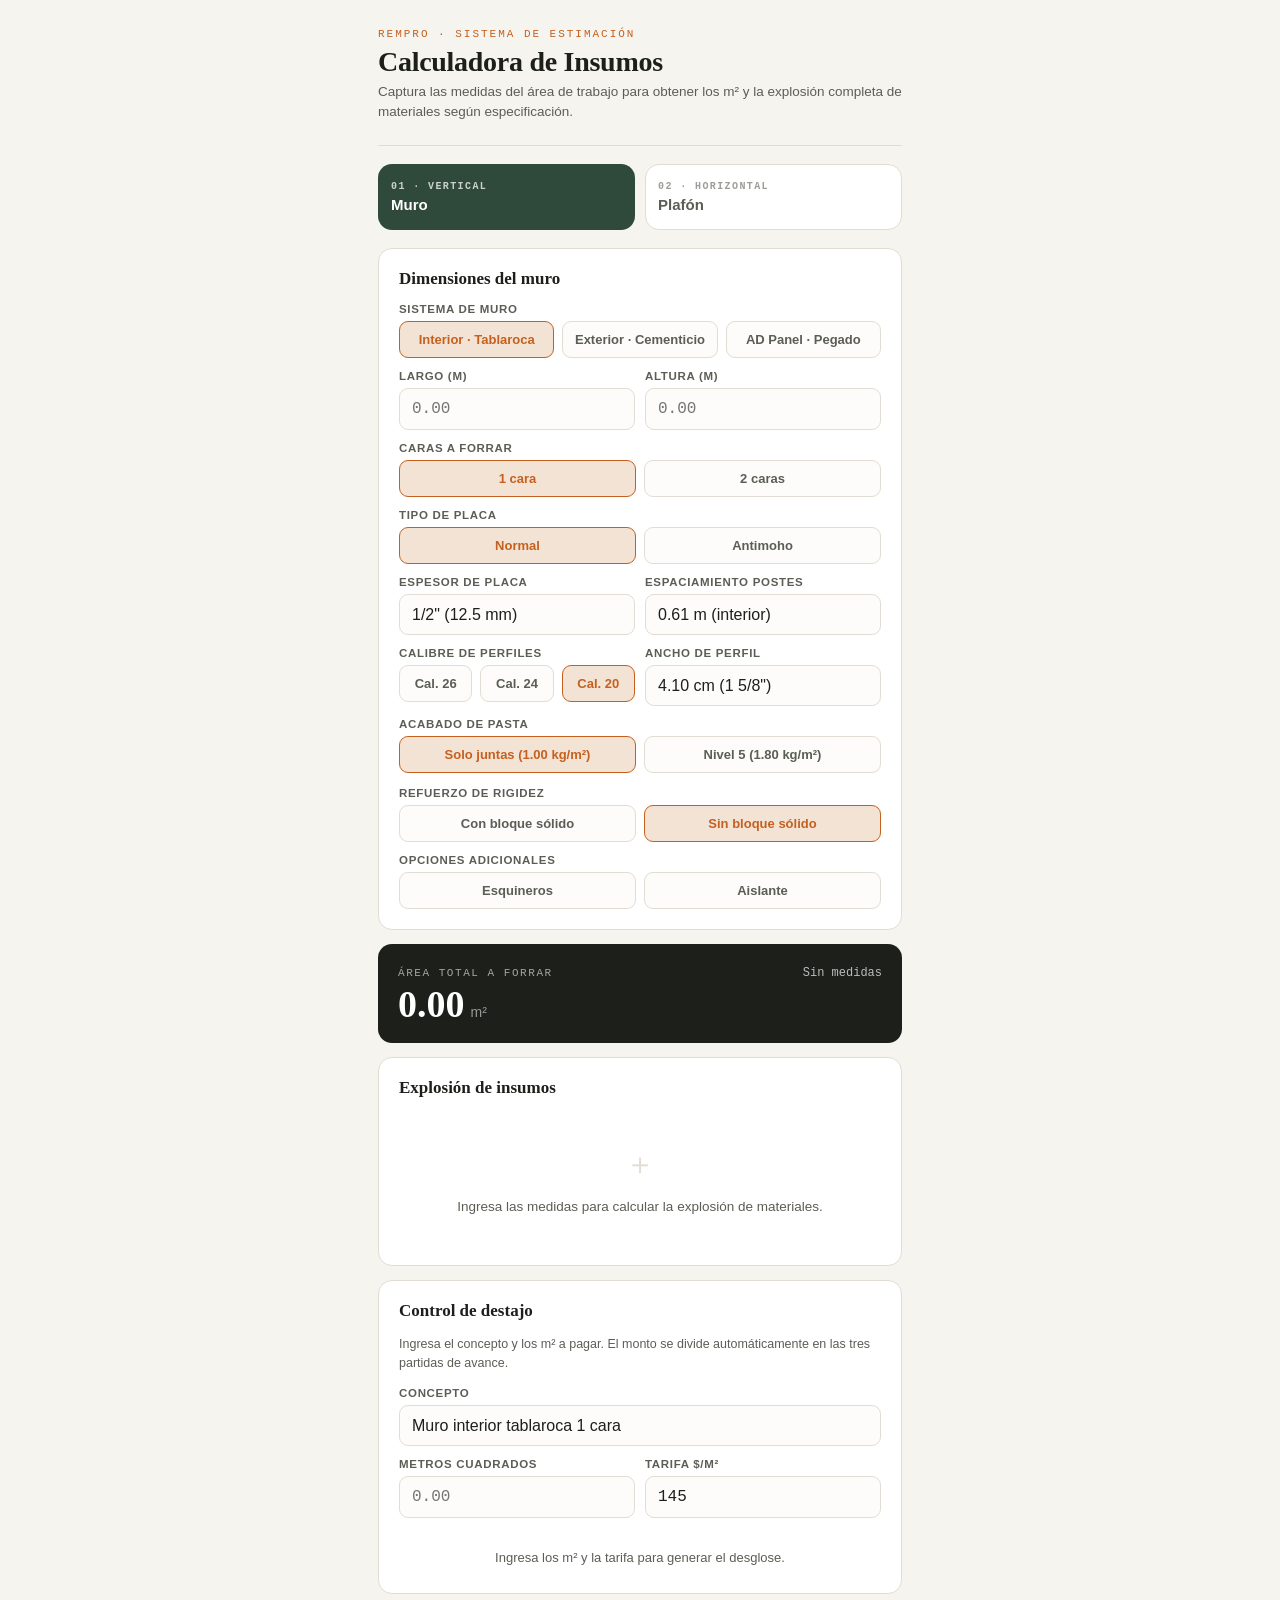
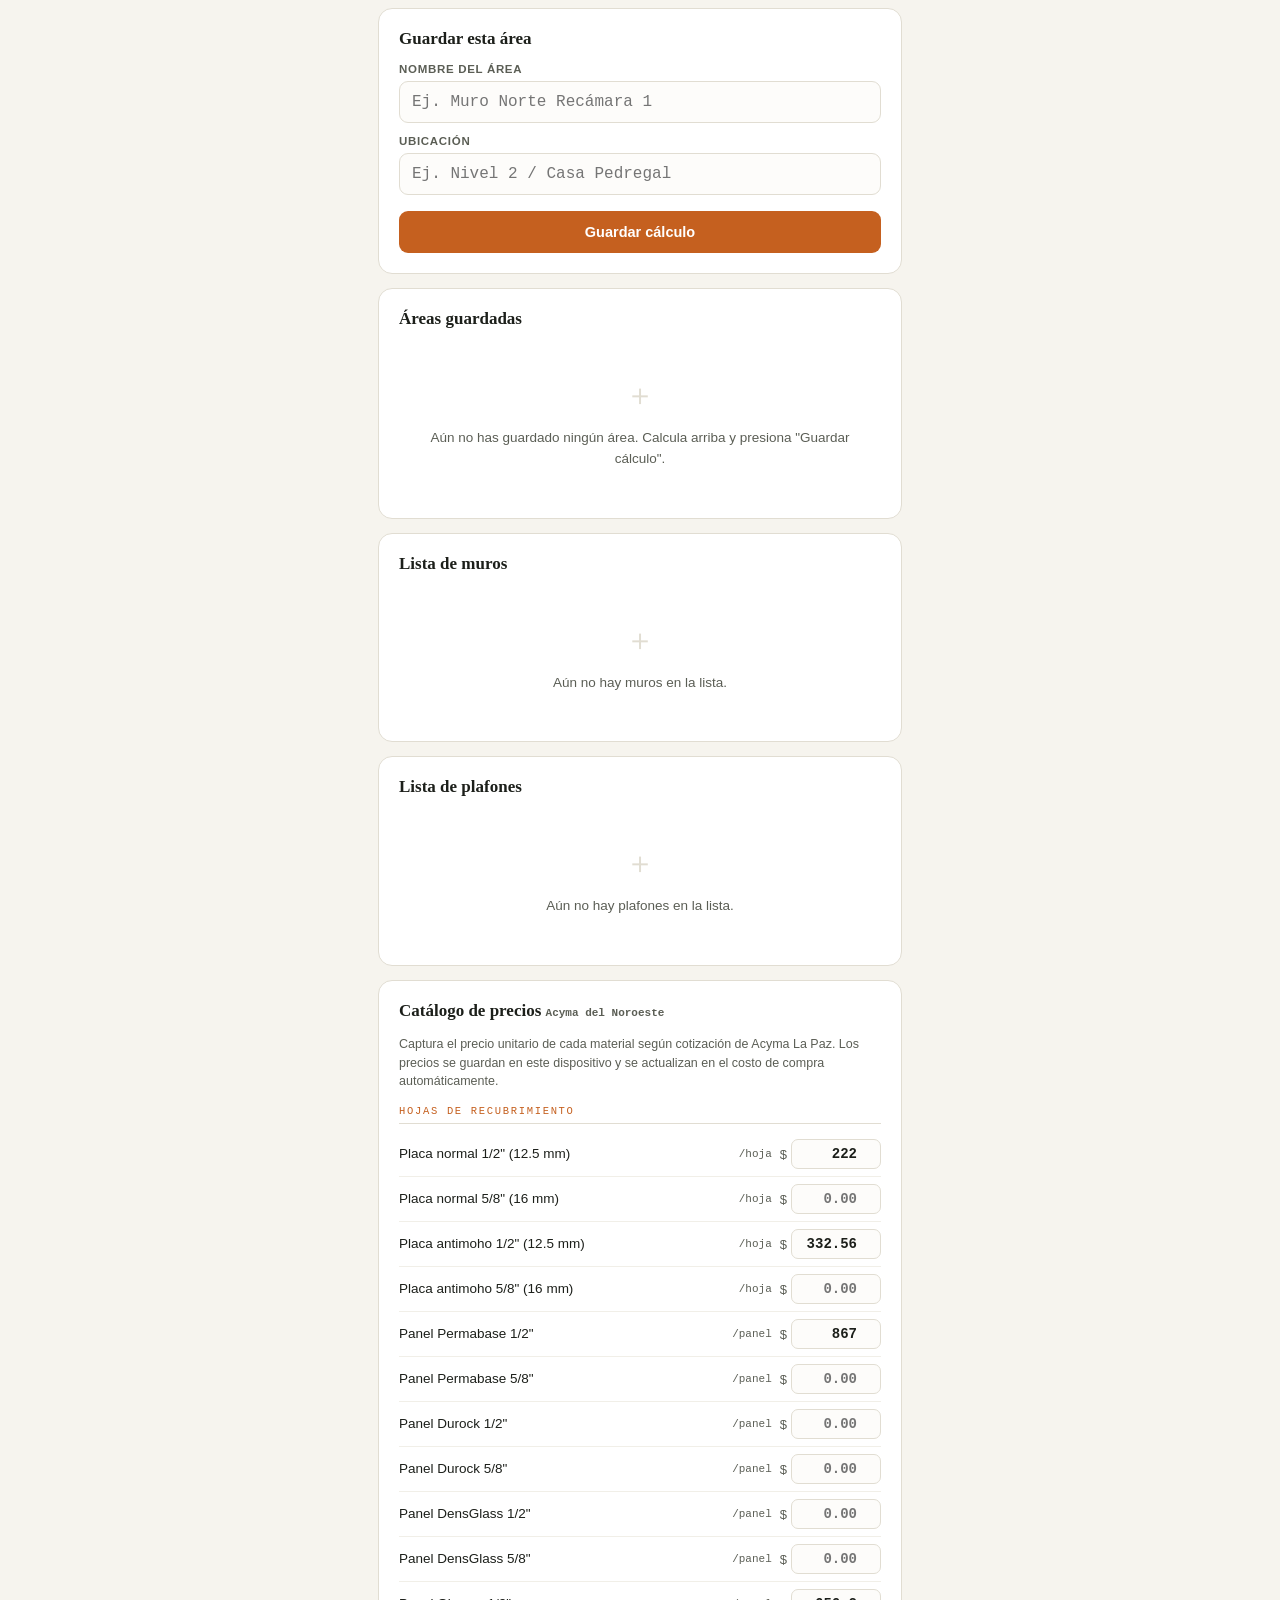
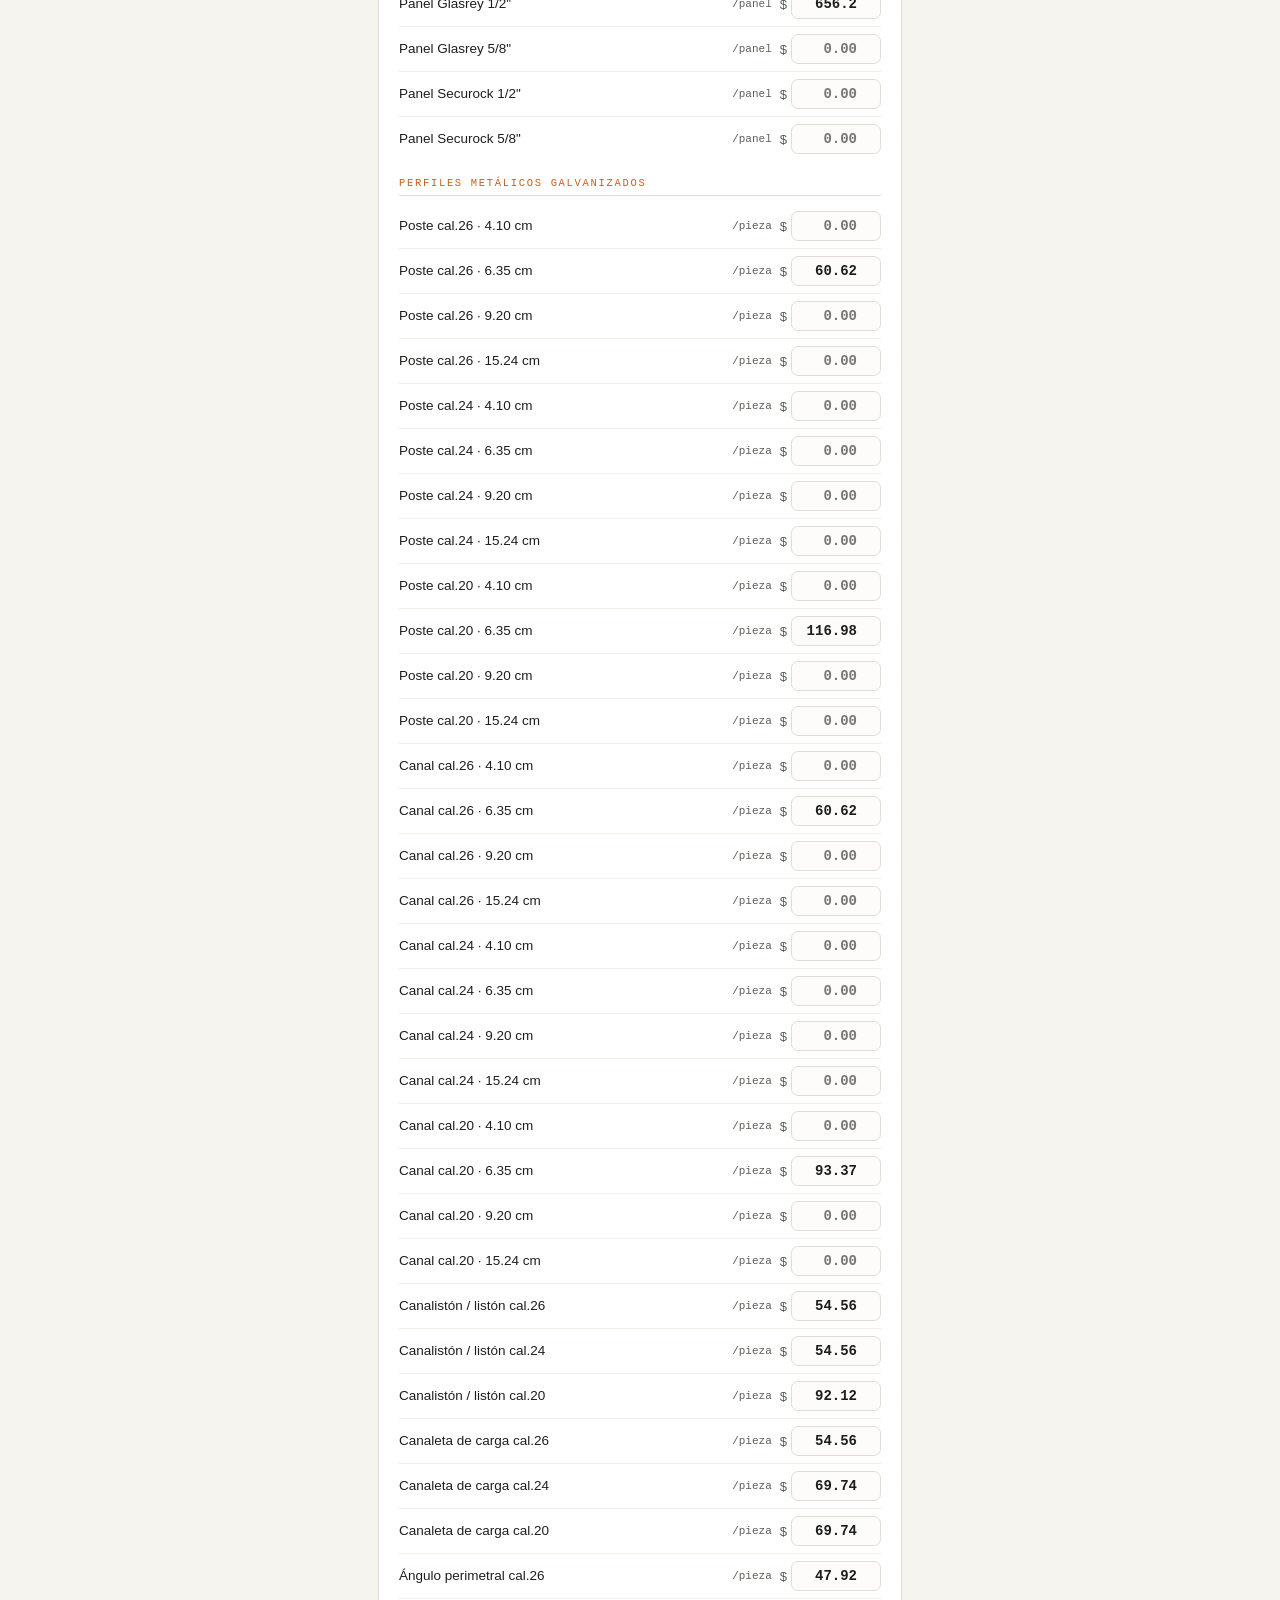
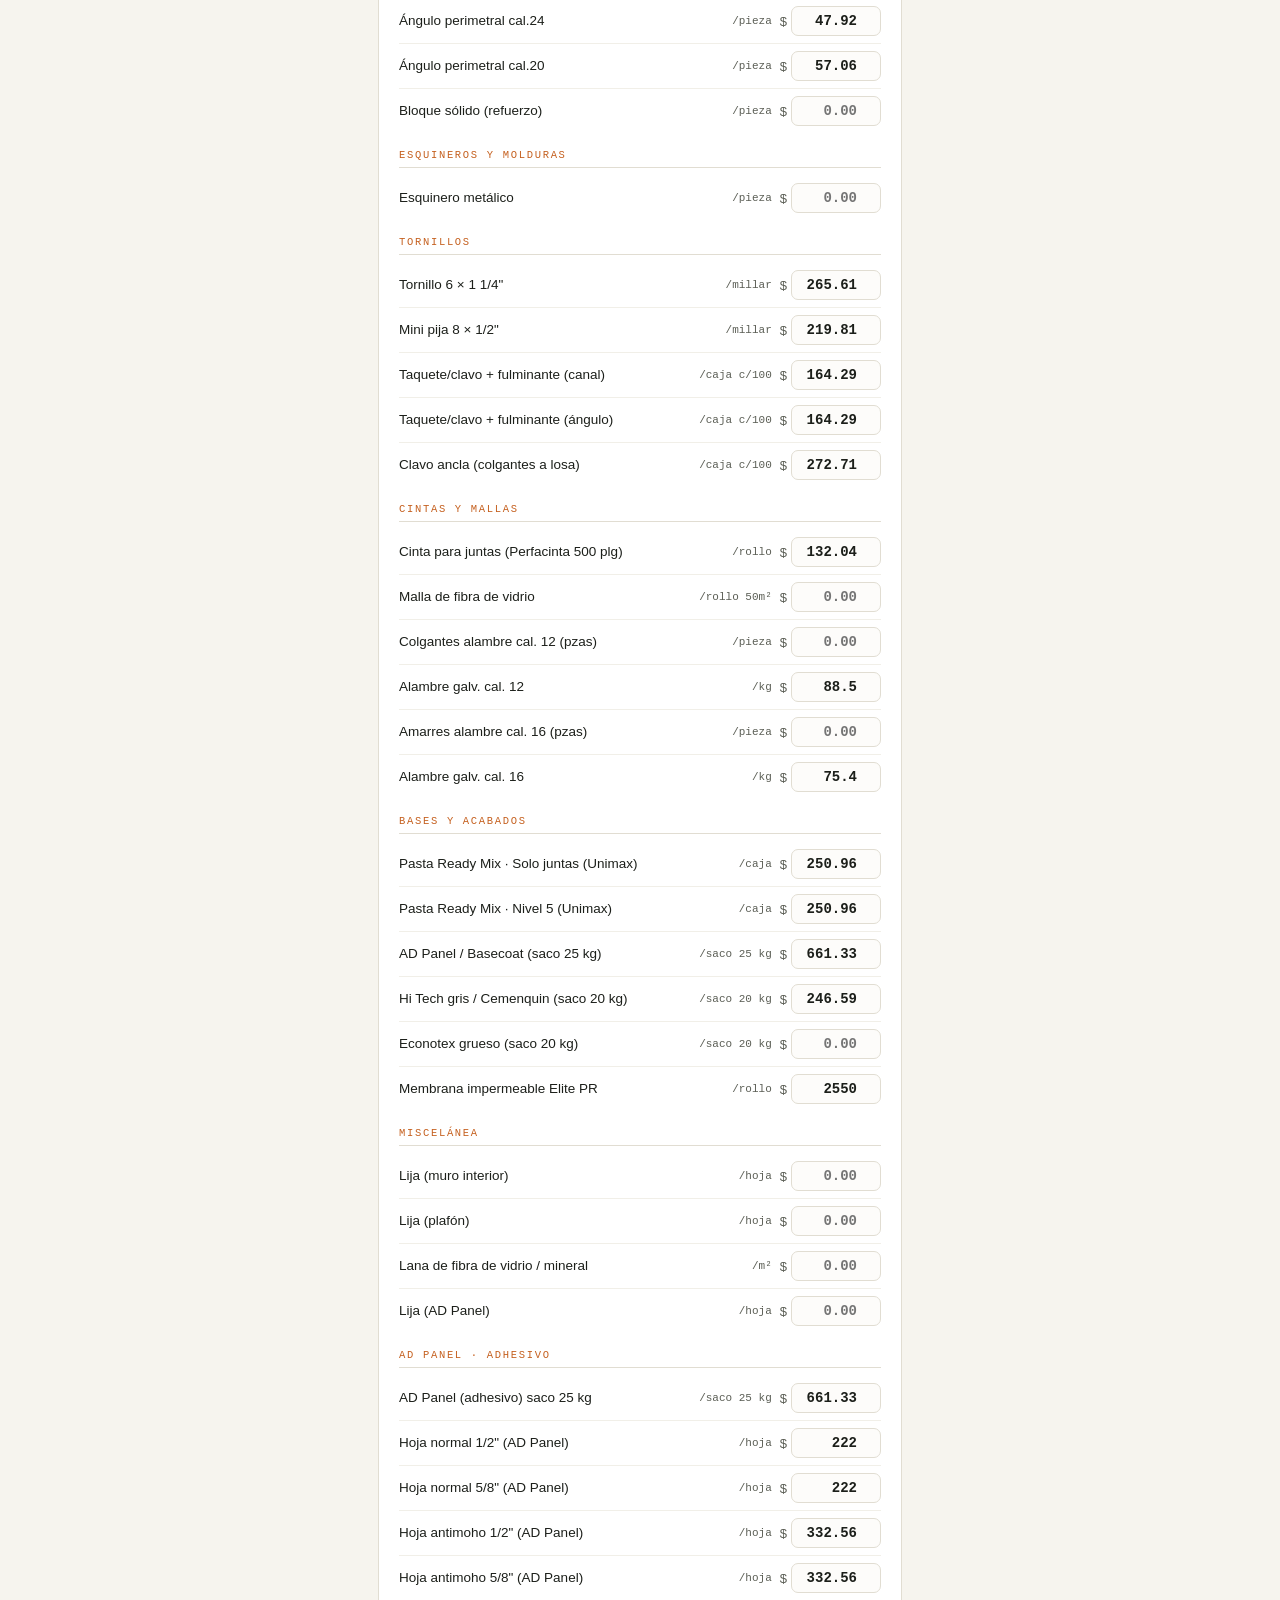
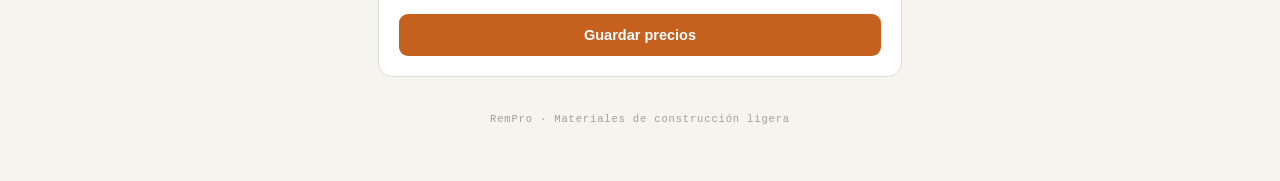
<file: RemPro · Calculadora de Insumos.html>
<!DOCTYPE html>
<!-- saved from url=(0046)file:///C:/Users/rempr/Downloads/index_11.html -->
<html lang="es"><head><meta http-equiv="Content-Type" content="text/html; charset=UTF-8">

<meta name="viewport" content="width=device-width, initial-scale=1.0, viewport-fit=cover">
<meta name="theme-color" content="#1c1f1a">
<title>RemPro · Calculadora de Insumos</title>
<link rel="manifest" href="file:///C:/Users/rempr/Downloads/manifest.json">
<style>
  :root{
    --bg: #f6f4ee;
    --panel: #ffffff;
    --ink: #1c1f1a;
    --ink-soft: #5b5e55;
    --line: #e1ddd2;
    --accent: #c5601f;
    --accent-soft: #f3e3d4;
    --muro: #2f4a3a;
    --plafon: #3a5f8a;
    --ok: #2f6b3f;
    --radius: 14px;
    --serif: "Source Serif Pro", Georgia, "Times New Roman", serif;
    --sans: "Inter", -apple-system, BlinkMacSystemFont, "Segoe UI", Roboto, sans-serif;
    --mono: "JetBrains Mono", "SF Mono", Menlo, monospace;
  }
  *{box-sizing:border-box; -webkit-tap-highlight-color: transparent;}
  html,body{margin:0; padding:0;}
  body{
    font-family: var(--sans);
    background: var(--bg);
    color: var(--ink);
    min-height: 100vh;
    padding-bottom: 40px;
    -webkit-font-smoothing: antialiased;
  }
  .wrap{
    max-width: 560px;
    margin: 0 auto;
    padding: 0 18px;
  }

  /* Header */
  header.hero{
    padding: env(safe-area-inset-top, 24px) 0 0 0;
    margin-bottom: 8px;
  }
  .hero-inner{
    padding: 28px 0 22px;
    border-bottom: 1px solid var(--line);
  }
  .eyebrow{
    font-family: var(--mono);
    font-size: 11px;
    letter-spacing: 0.18em;
    text-transform: uppercase;
    color: var(--accent);
    margin: 0 0 6px;
  }
  h1{
    font-family: var(--serif);
    font-size: 28px;
    font-weight: 600;
    margin: 0 0 4px;
    letter-spacing: -0.01em;
  }
  .subtitle{
    font-size: 13.5px;
    color: var(--ink-soft);
    margin: 0;
    line-height: 1.5;
  }

  /* Selector */
  .selector{
    display: flex;
    gap: 10px;
    margin: 18px 0;
  }
  .selector button{
    flex: 1;
    padding: 16px 12px;
    border-radius: var(--radius);
    border: 1.5px solid var(--line);
    background: var(--panel);
    font-family: var(--sans);
    font-size: 15px;
    font-weight: 600;
    color: var(--ink-soft);
    cursor: pointer;
    transition: all 0.18s ease;
    text-align: left;
    position: relative;
    overflow: hidden;
  }
  .selector button .tag{
    display:block;
    font-family: var(--mono);
    font-size: 10px;
    letter-spacing: 0.14em;
    text-transform: uppercase;
    margin-bottom: 4px;
    opacity: 0.6;
  }
  .selector button.active{
    color: #fff;
    border-color: transparent;
  }
  .selector button[data-mode="muro"].active{ background: var(--muro); }
  .selector button[data-mode="plafon"].active{ background: var(--plafon); }
  .selector button.active .tag{ opacity: 0.75; }

  /* Card */
  .card{
    background: var(--panel);
    border: 1px solid var(--line);
    border-radius: var(--radius);
    padding: 20px;
    margin-bottom: 14px;
  }
  .card h2{
    font-family: var(--serif);
    font-size: 17px;
    font-weight: 600;
    margin: 0 0 14px;
  }
  .field-row{
    display: grid;
    grid-template-columns: 1fr 1fr;
    gap: 10px;
    margin-bottom: 12px;
  }
  .field{
    display: flex;
    flex-direction: column;
    gap: 6px;
  }
  .field label{
    font-size: 11.5px;
    font-weight: 600;
    color: var(--ink-soft);
    text-transform: uppercase;
    letter-spacing: 0.06em;
  }
  .field input, .field select{
    font-family: var(--mono);
    font-size: 16px;
    padding: 11px 12px;
    border-radius: 9px;
    border: 1.5px solid var(--line);
    background: #fdfcfa;
    color: var(--ink);
    width: 100%;
    appearance: none;
  }
  .field select{
    font-family: var(--sans);
    font-weight: 500;
  }
  .field input:focus, .field select:focus{
    outline: none;
    border-color: var(--accent);
  }
  .toggle-row{
    display:flex;
    gap:8px;
    margin-bottom: 12px;
  }
  .toggle-row .field{ flex:1; }
  .pill-group{
    display:flex;
    gap:8px;
  }
  .pill{
    flex:1;
    padding: 10px 8px;
    border-radius: 9px;
    border: 1.5px solid var(--line);
    background: #fdfcfa;
    font-size: 13px;
    font-weight: 600;
    color: var(--ink-soft);
    text-align:center;
    cursor:pointer;
    transition: all 0.15s ease;
  }
  .pill.active{
    border-color: var(--accent);
    color: var(--accent);
    background: var(--accent-soft);
  }

  /* Result */
  .result-box{
    display:flex;
    align-items: baseline;
    justify-content: space-between;
    background: var(--ink);
    color: #fff;
    border-radius: var(--radius);
    padding: 20px;
    margin: 4px 0 14px;
  }
  .result-box .label{
    font-family: var(--mono);
    font-size: 11px;
    letter-spacing: 0.14em;
    text-transform: uppercase;
    opacity: 0.6;
    margin-bottom: 6px;
    display:block;
  }
  .result-box .value{
    font-family: var(--serif);
    font-size: 38px;
    font-weight: 600;
    line-height: 1;
  }
  .result-box .unit{
    font-family: var(--sans);
    font-size: 14px;
    opacity: 0.55;
    margin-left: 6px;
  }
  .result-box .area-detail{
    text-align: right;
    font-size: 12px;
    line-height: 1.6;
    opacity: 0.7;
    font-family: var(--mono);
  }

  /* Insumos table */
  .insumos h2{
    display:flex;
    align-items:center;
    justify-content: space-between;
  }
  .insumos h2 .count{
    font-family: var(--mono);
    font-size: 11px;
    color: var(--ink-soft);
    font-weight: 500;
  }
  .group{
    margin-bottom: 16px;
  }
  .group:last-child{ margin-bottom: 0; }
  .group-title{
    font-family: var(--mono);
    font-size: 10.5px;
    letter-spacing: 0.16em;
    text-transform: uppercase;
    color: var(--accent);
    margin: 0 0 8px;
    padding-bottom: 6px;
    border-bottom: 1px solid var(--line);
  }
  .item-row{
    display:flex;
    justify-content: space-between;
    align-items: baseline;
    padding: 7px 0;
    font-size: 14px;
    border-bottom: 1px solid #f1efe8;
  }
  .item-row:last-child{ border-bottom: none; }
  .item-name{
    color: var(--ink);
  }
  .item-name .sub{
    display:block;
    font-size: 11px;
    color: var(--ink-soft);
    margin-top: 1px;
  }
  .item-qty{
    font-family: var(--mono);
    font-weight: 600;
    white-space: nowrap;
    padding-left: 12px;
    text-align:right;
  }
  .item-qty .u{
    font-size: 11px;
    font-weight: 500;
    color: var(--ink-soft);
    margin-left: 3px;
  }

  .empty-state{
    text-align:center;
    padding: 28px 16px;
    color: var(--ink-soft);
    font-size: 13.5px;
    line-height: 1.6;
  }
  .empty-state .glyph{
    font-family: var(--serif);
    font-size: 30px;
    color: var(--line);
    margin-bottom: 8px;
  }

  footer{
    text-align:center;
    font-family: var(--mono);
    font-size: 10.5px;
    color: var(--ink-soft);
    letter-spacing: 0.08em;
    padding: 22px 0 10px;
    opacity: 0.55;
  }

  /* Buttons */
  .btn-primary, .btn-secondary{
    width: 100%;
    padding: 13px 16px;
    border-radius: 9px;
    border: none;
    font-family: var(--sans);
    font-size: 14.5px;
    font-weight: 600;
    cursor: pointer;
    transition: all 0.15s ease;
    margin-top: 4px;
  }
  .btn-primary{
    background: var(--accent);
    color: #fff;
  }
  .btn-primary:hover{ opacity: 0.9; }
  .btn-primary:active{ transform: scale(0.99); }
  .btn-secondary{
    background: var(--ink);
    color: #fff;
  }
  .btn-secondary:hover{ opacity: 0.9; }

  /* Áreas guardadas */
  .area-card{
    border: 1px solid var(--line);
    border-radius: 10px;
    padding: 12px 14px;
    margin-bottom: 8px;
    display:flex;
    justify-content: space-between;
    align-items: flex-start;
    gap: 10px;
  }
  .area-card:last-child{ margin-bottom: 0; }
  .area-info .area-name{
    font-weight: 600;
    font-size: 14px;
    margin: 0 0 2px;
  }
  .area-info .area-meta{
    font-family: var(--mono);
    font-size: 11.5px;
    color: var(--ink-soft);
  }
  .area-tag{
    display:inline-block;
    font-family: var(--mono);
    font-size: 9.5px;
    letter-spacing: 0.1em;
    text-transform: uppercase;
    padding: 2px 6px;
    border-radius: 4px;
    margin-right: 6px;
    color: #fff;
  }
  .area-tag.muro{ background: var(--muro); }
  .area-tag.plafon{ background: var(--plafon); }
  .area-delete{
    background: none;
    border: none;
    color: var(--ink-soft);
    font-size: 18px;
    line-height: 1;
    cursor: pointer;
    padding: 2px 6px;
    border-radius: 6px;
    flex-shrink: 0;
  }
  .area-delete:hover{
    color: var(--accent);
    background: var(--accent-soft);
  }

  /* Consolidado */
  .consol-group{
    margin-bottom: 14px;
  }
  .consol-group:last-child{ margin-bottom: 0; }
  .consol-row{
    display:flex;
    justify-content: space-between;
    padding: 6px 0;
    font-size: 13.5px;
    border-bottom: 1px solid #f1efe8;
  }
  .consol-row:last-child{ border-bottom: none; }
  .consol-row .name{ color: var(--ink); }
  .consol-row .qty{
    font-family: var(--mono);
    font-weight: 600;
    white-space: nowrap;
    padding-left: 12px;
  }
  .consol-row .qty .u{
    font-size: 11px;
    font-weight: 500;
    color: var(--ink-soft);
    margin-left: 3px;
  }

  /* Lista de muros / plafones */
  .lista-row{
    display:flex;
    justify-content: space-between;
    align-items: flex-start;
    padding: 9px 0;
    border-bottom: 1px solid #f1efe8;
    gap: 10px;
  }
  .lista-row:last-child{ border-bottom: none; }
  .lista-row .lista-info .lista-nombre{
    font-weight: 600;
    font-size: 14px;
    margin: 0 0 2px;
  }
  .lista-row .lista-info .lista-ubicacion{
    font-family: var(--mono);
    font-size: 11.5px;
    color: var(--ink-soft);
  }
  .lista-row .lista-m2{
    font-family: var(--mono);
    font-weight: 600;
    font-size: 15px;
    white-space: nowrap;
    text-align: right;
    flex-shrink: 0;
  }
  .lista-row .lista-m2 .u{
    font-size: 11px;
    font-weight: 500;
    color: var(--ink-soft);
    margin-left: 3px;
  }
  .lista-row .lista-delete{
    background: none;
    border: none;
    color: var(--ink-soft);
    font-size: 16px;
    line-height: 1;
    cursor: pointer;
    padding: 0 0 0 8px;
    flex-shrink: 0;
  }
  .lista-row .lista-delete:hover{ color: var(--accent); }
  .lista-total{
    display:flex;
    justify-content: space-between;
    padding-top: 10px;
    margin-top: 4px;
    border-top: 1.5px solid var(--ink);
    font-weight: 700;
    font-size: 14.5px;
  }
  .lista-total .qty{
    font-family: var(--mono);
  }
  .lista-total .qty .u{
    font-size: 11px;
    font-weight: 500;
    color: var(--ink-soft);
    margin-left: 3px;
  }

  /* APU — Análisis de Precios Unitarios */
  .apu-meta{
    display:flex; gap:16px; flex-wrap:wrap;
    font-family:var(--mono); font-size:11.5px;
    color:var(--ink-soft); margin-bottom:14px;
    padding-bottom:10px; border-bottom:1px solid var(--line);
  }
  .apu-meta span b{ color:var(--ink); }
  .apu-seccion{ margin-bottom:14px; }
  .apu-seccion-titulo{
    font-family:var(--mono); font-size:10.5px; letter-spacing:.14em;
    text-transform:uppercase; color:var(--accent);
    margin:0 0 6px; padding-bottom:5px; border-bottom:1px solid var(--line);
  }
  .apu-tabla{ width:100%; border-collapse:collapse; font-size:12.5px; }
  .apu-tabla th{
    text-align:left; font-family:var(--mono); font-size:10px;
    font-weight:600; color:var(--ink-soft); letter-spacing:.06em;
    padding:4px 6px 4px 0; border-bottom:1px solid var(--line);
  }
  .apu-tabla th:not(:first-child){ text-align:right; }
  .apu-tabla td{
    padding:5px 6px 5px 0; border-bottom:1px solid #f1efe8;
    vertical-align:top; line-height:1.3;
  }
  .apu-tabla td:not(:first-child){
    text-align:right; font-family:var(--mono); white-space:nowrap;
  }
  .apu-tabla tr:last-child td{ border-bottom:none; }
  .apu-tabla .sub{
    display:block; font-size:10.5px; color:var(--ink-soft);
    font-family:var(--mono);
  }
  .apu-subtotal td{
    font-weight:700; border-top:1px solid var(--line) !important;
    border-bottom:none !important; padding-top:8px !important;
    font-family:var(--mono);
  }
  .apu-total-directo{
    display:flex; justify-content:space-between; align-items:baseline;
    padding:10px 0 6px; border-top:1.5px solid var(--ink); margin-top:4px;
    font-weight:700; font-size:14px;
  }
  .apu-total-directo .qty{ font-family:var(--mono); font-size:16px; }
  .apu-pu{
    display:flex; justify-content:space-between; align-items:baseline;
    padding:8px 12px; background:var(--ink); color:#fff;
    border-radius:10px; margin-top:10px;
    font-weight:700; font-size:13.5px;
  }
  .apu-pu .qty{
    font-family:var(--mono); font-size:20px; color:var(--accent-soft);
  }
  .apu-mo-input-row{
    display:flex; align-items:center; gap:10px;
    margin-bottom:12px; padding:10px 12px;
    background:var(--accent-soft); border-radius:9px;
  }
  .apu-mo-input-row label{
    font-size:12.5px; font-weight:600; flex:1;
    color:var(--ink);
  }
  .apu-mo-input-row .cat-peso{ font-size:13px; color:var(--ink-soft); }
  .apu-mo-input-row input{
    font-family:var(--mono); font-size:15px; font-weight:700;
    width:90px; padding:7px 8px; text-align:right;
    border:1.5px solid var(--line); border-radius:7px;
    background:#fff; color:var(--ink);
  }
  .apu-mo-input-row input:focus{ outline:none; border-color:var(--accent); }

  /* Precio Neto */
  .pneto-row{
    display:flex; justify-content:space-between; align-items:baseline;
    padding:7px 0; border-bottom:1px solid #f1efe8; font-size:13.5px;
  }
  .pneto-row:last-child{ border-bottom:none; }
  .pneto-row .label{ flex:1; }
  .pneto-row .qty{ font-family:var(--mono); font-weight:600; padding-left:12px; }
  .pneto-total{
    display:flex; justify-content:space-between; align-items:baseline;
    padding:10px 0 4px; margin-top:6px;
    border-top:2px solid var(--ink); font-weight:700; font-size:15px;
  }
  .pneto-total .qty{ font-family:var(--mono); font-size:18px; color:var(--accent); }

  /* Módulo de Destajo */
  .destajo-partida{
    border-radius:10px;
    border:1px solid var(--line);
    margin-bottom:10px;
    overflow:hidden;
  }
  .destajo-partida:last-child{ margin-bottom:0; }
  .destajo-header{
    display:flex;
    justify-content:space-between;
    align-items:center;
    padding:10px 14px;
    font-weight:700;
    font-size:14px;
  }
  .destajo-header .pct{
    font-family:var(--mono);
    font-size:11px;
    font-weight:600;
    letter-spacing:.06em;
    opacity:.7;
  }
  .destajo-header .monto{
    font-family:var(--mono);
    font-size:18px;
    font-weight:700;
  }
  .destajo-detail{
    display:flex;
    justify-content:space-between;
    padding:7px 14px;
    font-size:12px;
    color:var(--ink-soft);
    border-top:1px solid rgba(255,255,255,.15);
    font-family:var(--mono);
  }
  .destajo-p1{ background:var(--muro); color:#fff; }
  .destajo-p2{ background:#4a7a5a; color:#fff; }
  .destajo-p3{ background:var(--plafon); color:#fff; }
  .destajo-total-wrap{
    display:flex;
    justify-content:space-between;
    align-items:baseline;
    padding:12px 0 4px;
    margin-top:12px;
    border-top:2px solid var(--ink);
    font-weight:700;
    font-size:15px;
  }
  .destajo-total-wrap .qty{
    font-family:var(--mono);
    font-size:20px;
    color:var(--accent);
  }
  .destajo-empty{
    text-align:center;
    padding:20px 0 8px;
    color:var(--ink-soft);
    font-size:13px;
  }

  /* Catálogo de precios */
  .catalogo-grupo{
    margin-bottom: 16px;
  }
  .catalogo-grupo:last-child{ margin-bottom: 0; }
  .catalogo-row{
    display: flex;
    align-items: center;
    gap: 8px;
    padding: 7px 0;
    border-bottom: 1px solid #f1efe8;
    font-size: 13.5px;
  }
  .catalogo-row:last-child{ border-bottom: none; }
  .catalogo-row .cat-nombre{
    flex: 1;
    line-height: 1.3;
  }
  .catalogo-row .cat-unidad{
    font-family: var(--mono);
    font-size: 11px;
    color: var(--ink-soft);
    white-space: nowrap;
  }
  .catalogo-row .cat-precio-wrap{
    display: flex;
    align-items: center;
    gap: 4px;
    flex-shrink: 0;
  }
  .catalogo-row .cat-peso{
    font-size: 13px;
    color: var(--ink-soft);
  }
  .catalogo-row input.cat-input{
    font-family: var(--mono);
    font-size: 14px;
    font-weight: 600;
    width: 90px;
    padding: 6px 8px;
    border: 1.5px solid var(--line);
    border-radius: 7px;
    background: #fdfcfa;
    color: var(--ink);
    text-align: right;
  }
  .catalogo-row input.cat-input:focus{
    outline: none;
    border-color: var(--accent);
  }

  /* Costo de compra */
  .costo-row{
    display: flex;
    justify-content: space-between;
    align-items: baseline;
    padding: 7px 0;
    font-size: 13.5px;
    border-bottom: 1px solid #f1efe8;
    gap: 8px;
  }
  .costo-row:last-child{ border-bottom: none; }
  .costo-row .costo-nombre{ flex: 1; }
  .costo-row .costo-calc{
    font-family: var(--mono);
    font-size: 12px;
    color: var(--ink-soft);
    white-space: nowrap;
  }
  .costo-row .costo-total{
    font-family: var(--mono);
    font-weight: 700;
    white-space: nowrap;
    padding-left: 8px;
  }
  .costo-sin-precio{
    font-family: var(--mono);
    font-size: 11px;
    color: var(--accent);
    padding-left: 8px;
  }
  .costo-subtotal{
    display: flex;
    justify-content: space-between;
    padding: 8px 0 4px;
    margin-top: 4px;
    border-top: 1px solid var(--line);
    font-size: 13px;
    color: var(--ink-soft);
  }
  .costo-subtotal .qty{ font-family: var(--mono); }
  .costo-gran-total{
    display: flex;
    justify-content: space-between;
    padding: 12px 0 4px;
    margin-top: 8px;
    border-top: 2px solid var(--ink);
    font-size: 16px;
    font-weight: 700;
  }
  .costo-gran-total .qty{
    font-family: var(--mono);
    font-size: 18px;
    color: var(--accent);
  }
  .costo-aviso{
    font-size: 11.5px;
    color: var(--ink-soft);
    font-family: var(--mono);
    margin-top: 8px;
    padding: 8px 10px;
    background: var(--accent-soft);
    border-radius: 7px;
    line-height: 1.5;
  }

  @media (prefers-reduced-motion: no-preference){
    .card, .result-box{
      animation: rise 0.32s ease both;
    }
    @keyframes rise{
      from{ opacity:0; transform: translateY(6px); }
      to{ opacity:1; transform: translateY(0); }
    }
  }

  /* Print styles: solo el consolidado es imprimible */
  @media print{
    body *{ visibility: hidden; }
    #print-area, #print-area *{ visibility: visible; }
    #print-area{
      position: absolute;
      top: 0; left: 0;
      width: 100%;
      padding: 20px;
    }
    .btn-secondary, .btn-primary{ display:none !important; }
  }
</style>
</head>
<body>

<div class="wrap">

  <header class="hero">
    <div class="hero-inner">
      <p class="eyebrow">RemPro · Sistema de Estimación</p>
      <h1>Calculadora de Insumos</h1>
      <p class="subtitle">Captura las medidas del área de trabajo para obtener los m² y la explosión completa de materiales según especificación.</p>
    </div>
  </header>

  <div class="selector">
    <button data-mode="muro" class="active">
      <span class="tag">01 · Vertical</span>
      Muro
    </button>
    <button data-mode="plafon">
      <span class="tag">02 · Horizontal</span>
      Plafón
    </button>
  </div>

  <!-- MURO FORM -->
  <div class="card" id="card-muro">
    <h2>Dimensiones del muro</h2>

    <div class="field" style="margin-bottom:12px;">
      <label>Sistema de muro</label>
      <div class="pill-group" id="muro-sistema">
        <div class="pill active" data-val="interior">Interior · Tablaroca</div>
        <div class="pill" data-val="exterior">Exterior · Cementicio</div>
        <div class="pill" data-val="adpanel">AD Panel · Pegado</div>
      </div>
    </div>

    <div class="field-row">
      <div class="field">
        <label for="muro-largo">Largo (m)</label>
        <input type="number" id="muro-largo" inputmode="decimal" placeholder="0.00" step="0.01" min="0">
      </div>
      <div class="field">
        <label for="muro-altura">Altura (m)</label>
        <input type="number" id="muro-altura" inputmode="decimal" placeholder="0.00" step="0.01" min="0">
      </div>
    </div>

    <!-- Caras: solo aplica a interior y exterior, no a AD Panel -->
    <div id="muro-caras-wrap" class="field" style="margin-bottom:12px;">
      <label>Caras a forrar</label>
      <div class="pill-group" id="muro-caras">
        <div class="pill active" data-val="1">1 cara</div>
        <div class="pill" data-val="2">2 caras</div>
      </div>
    </div>

    <!-- Placa INTERIOR (tablaroca) -->
    <div id="muro-placa-interior">
      <div class="field" style="margin-bottom:12px;">
        <label>Tipo de placa</label>
        <div class="pill-group" id="muro-placa">
          <div class="pill active" data-val="normal">Normal</div>
          <div class="pill" data-val="antimoho">Antimoho</div>
        </div>
      </div>

      <div class="field-row">
        <div class="field">
          <label for="muro-espesor">Espesor de placa</label>
          <select id="muro-espesor">
            <option value="12.5">1/2" (12.5 mm)</option>
            <option value="16">5/8" (16 mm)</option>
          </select>
        </div>
        <div class="field">
          <label for="muro-espaciamiento">Espaciamiento postes</label>
          <select id="muro-espaciamiento">
            <option value="0.61">0.61 m (interior)</option>
            <option value="0.406">0.406 m (exterior)</option>
            <option value="0.40">0.40 m</option>
            <option value="0.30">0.30 m</option>
          </select>
        </div>
      </div>

      <div class="field-row">
        <div class="field">
          <label>Calibre de perfiles</label>
          <div class="pill-group" id="muro-calibre">
            <div class="pill" data-val="26">Cal. 26</div>
            <div class="pill" data-val="24">Cal. 24</div>
            <div class="pill active" data-val="20">Cal. 20</div>
          </div>
        </div>
        <div class="field">
          <label for="muro-ancho-perfil">Ancho de perfil</label>
          <select id="muro-ancho-perfil">
            <option value="4.10" selected="">4.10 cm (1 5/8")</option>
            <option value="6.35">6.35 cm (2 1/2")</option>
            <option value="9.20">9.20 cm (3 5/8")</option>
            <option value="15.24">15.24 cm (6")</option>
          </select>
        </div>
      </div>

      <div class="field" style="margin-bottom:12px;">
        <label>Acabado de pasta</label>
        <div class="pill-group" id="muro-acabado">
          <div class="pill active" data-val="juntas">Solo juntas (1.00 kg/m²)</div>
          <div class="pill" data-val="nivel5">Nivel 5 (1.80 kg/m²)</div>
        </div>
      </div>
    </div>

    <!-- Placa EXTERIOR (cementicio) -->
    <div id="muro-placa-exterior" style="display:none;">
      <div class="field" style="margin-bottom:12px;">
        <label>Tipo de panel</label>
        <select id="muro-panel-exterior">
          <option value="permabase">Permabase (cementicio)</option>
          <option value="durock">Durock (cementicio)</option>
          <option value="densglass">DensGlass (fibra de vidrio)</option>
          <option value="glasrey">Glasrey (fibra de vidrio)</option>
          <option value="securock">Securock (yeso reforzado ext.)</option>
        </select>
      </div>

      <div class="field-row">
        <div class="field">
          <label for="muro-espesor-ext">Espesor de panel</label>
          <select id="muro-espesor-ext">
            <option value="12.5">1/2" (12.5 mm)</option>
            <option value="16">5/8" (16 mm)</option>
          </select>
        </div>
        <div class="field">
          <label for="muro-espaciamiento-ext">Espaciamiento postes</label>
          <select id="muro-espaciamiento-ext">
            <option value="0.406" selected="">0.406 m (exterior)</option>
            <option value="0.40">0.40 m</option>
            <option value="0.61">0.61 m</option>
          </select>
        </div>
      </div>

      <div class="field-row">
        <div class="field">
          <label>Calibre de perfiles</label>
          <div class="pill-group" id="muro-calibre-ext">
            <div class="pill" data-val="26">Cal. 26 · interior</div>
            <div class="pill active" data-val="20">Cal. 20 · exterior</div>
          </div>
        </div>
        <div class="field">
          <label for="muro-ancho-perfil-ext">Ancho de perfil</label>
          <select id="muro-ancho-perfil-ext">
            <option value="4.10">4.10 cm (1 5/8")</option>
            <option value="6.35" selected="">6.35 cm (2 1/2")</option>
            <option value="9.20">9.20 cm (3 5/8")</option>
            <option value="15.24">15.24 cm (6")</option>
          </select>
        </div>
      </div>

      <div class="field" style="margin-bottom:12px;">
        <label>Acabado de superficie</label>
        <select id="muro-acabado-ext">
          <option value="basecoat">Basecoat</option>
          <option value="cemenquin">Cemenquin</option>
          <option value="econotex">Econotex grueso</option>
        </select>
      </div>

      <div class="field" style="margin-bottom:0;">
        <label>Capas de protección</label>
        <div class="pill-group" id="muro-capas-ext">
          <div class="pill active" data-val="membrana">Membrana hidrófuga</div>
          <div class="pill active" data-val="malla">Malla de fibra de vidrio</div>
        </div>
      </div>
    </div>

    <!-- Placa AD PANEL (pegado directo sobre muro de bloque, sin estructura) -->
    <div id="muro-placa-adpanel" style="display:none;">
      <div style="background:var(--accent-soft);border-radius:9px;padding:10px 12px;margin-bottom:12px;font-size:12.5px;color:var(--ink-soft);line-height:1.5;">
        Sistema de pegado directo — <strong>sin estructura metálica</strong>. AD Panel sustituye al mortero. Ratio: 30 sacos por cada 80 hojas.
      </div>
      <div class="field" style="margin-bottom:12px;">
        <label>Tipo de placa</label>
        <div class="pill-group" id="muro-placa-adp">
          <div class="pill active" data-val="normal">Hoja normal</div>
          <div class="pill" data-val="antimoho">Hoja antimoho</div>
        </div>
      </div>
      <div class="field-row">
        <div class="field">
          <label for="muro-espesor-adp">Espesor de placa</label>
          <select id="muro-espesor-adp">
            <option value="12.5">1/2" (12.5 mm)</option>
            <option value="16">5/8" (16 mm)</option>
          </select>
        </div>
        <div class="field">
          <label>Acabado de pasta</label>
          <div class="pill-group" id="muro-acabado-adp">
            <div class="pill active" data-val="juntas">Solo juntas (1.00 kg/m²)</div>
            <div class="pill" data-val="nivel5">Nivel 5 (1.80 kg/m²)</div>
          </div>
        </div>
      </div>
    </div>

    <!-- Bloque sólido y opcionales (solo interior y exterior) -->
    <div id="muro-extra-wrap">
    <div class="field" style="margin-bottom:12px; margin-top:14px;">
      <label>Refuerzo de rigidez</label>
      <div class="pill-group" id="muro-bloque">
        <div class="pill" data-val="si">Con bloque sólido</div>
        <div class="pill active" data-val="no">Sin bloque sólido</div>
      </div>
    </div>

    <div class="field" style="margin-bottom:0;">
      <label>Opciones adicionales</label>
      <div class="pill-group" id="muro-opcionales">
        <div class="pill" data-val="esquineros">Esquineros</div>
        <div class="pill" data-val="aislante">Aislante</div>
      </div>
    </div>
    </div>
  </div>

  <!-- ESQUINEROS (opcional) -->
  <div class="card" id="card-esquineros" style="display:none;">
    <h2>Esquineros</h2>
    <div class="field">
      <label for="muro-cantos">Cantos expuestos (cuántos)</label>
      <select id="muro-cantos">
        <option value="0">Ninguno</option>
        <option value="1">1 canto libre</option>
        <option value="2">2 cantos libres</option>
        <option value="3">3 cantos libres</option>
        <option value="4">4 cantos libres</option>
      </select>
    </div>
  </div>

  <!-- AISLANTE (opcional) -->
  <div class="card" id="card-aislante" style="display:none;">
    <h2>Aislante</h2>
    <p style="font-size:13px; color:var(--ink-soft); margin:0; line-height:1.5;">
      Se calcula por el área de elevación del muro (largo × altura), independientemente del número de caras, con 5% de desperdicio.
    </p>
  </div>

  <!-- PLAFON FORM -->
  <div class="card" id="card-plafon" style="display:none;">
    <h2>Dimensiones del plafón</h2>

    <div class="field" style="margin-bottom:12px;">
      <label>Sistema de plafón</label>
      <div class="pill-group" id="plafon-sistema">
        <div class="pill active" data-val="interior">Interior · Tablaroca</div>
        <div class="pill" data-val="exterior">Exterior · Cementicio</div>
      </div>
    </div>

    <div class="field-row">
      <div class="field">
        <label for="plafon-largo">Largo (m)</label>
        <input type="number" id="plafon-largo" inputmode="decimal" placeholder="0.00" step="0.01" min="0">
      </div>
      <div class="field">
        <label for="plafon-ancho">Ancho (m)</label>
        <input type="number" id="plafon-ancho" inputmode="decimal" placeholder="0.00" step="0.01" min="0">
      </div>
    </div>

    <!-- Placa INTERIOR (tablaroca) -->
    <div id="plafon-placa-interior">
      <div class="field" style="margin-bottom:12px;">
        <label>Tipo de placa</label>
        <div class="pill-group" id="plafon-placa">
          <div class="pill active" data-val="normal">Normal</div>
          <div class="pill" data-val="antimoho">Antimoho</div>
        </div>
      </div>

      <div class="field-row">
        <div class="field">
          <label for="plafon-espesor">Espesor de placa</label>
          <select id="plafon-espesor">
            <option value="12.5">1/2" (12.5 mm)</option>
            <option value="16">5/8" (16 mm)</option>
          </select>
        </div>
        <div class="field">
          <label for="plafon-calibre-sel">Calibre de perfiles</label>
          <select id="plafon-calibre-sel">
            <option value="26">Cal. 26</option>
            <option value="24" selected="">Cal. 24</option>
            <option value="20">Cal. 20</option>
          </select>
        </div>
      </div>
    </div>

    <!-- Placa EXTERIOR (cementicio) -->
    <div id="plafon-placa-exterior" style="display:none;">
      <div class="field" style="margin-bottom:12px;">
        <label>Tipo de panel</label>
        <select id="plafon-panel-exterior">
          <option value="permabase">Permabase (cementicio)</option>
          <option value="durock">Durock (cementicio)</option>
          <option value="densglass">DensGlass (fibra de vidrio)</option>
          <option value="glasrey">Glasrey (fibra de vidrio)</option>
          <option value="securock">Securock (yeso reforzado ext.)</option>
        </select>
      </div>

      <div class="field-row">
        <div class="field">
          <label for="plafon-espesor-ext">Espesor de panel</label>
          <select id="plafon-espesor-ext">
            <option value="12.5">1/2" (12.5 mm)</option>
            <option value="16">5/8" (16 mm)</option>
          </select>
        </div>
        <div class="field">
          <label>Calibre de perfiles</label>
          <div class="pill-group" id="plafon-calibre-ext">
            <div class="pill" data-val="26">Cal. 26 · interior</div>
            <div class="pill active" data-val="20">Cal. 20 · exterior</div>
          </div>
        </div>
      </div>

      <div class="field" style="margin-bottom:12px;">
        <label>Acabado de superficie</label>
        <select id="plafon-acabado-ext">
          <option value="basecoat">Basecoat</option>
          <option value="cemenquin">Cemenquin</option>
          <option value="econotex">Econotex grueso</option>
        </select>
      </div>

      <div class="field" style="margin-bottom:0;">
        <label>Capas de protección</label>
        <div class="pill-group" id="plafon-capas-ext">
          <div class="pill active" data-val="membrana">Membrana hidrófuga</div>
          <div class="pill active" data-val="malla">Malla de fibra de vidrio</div>
        </div>
      </div>
    </div>

    <div class="field-row" style="margin-top:14px;">
      <div class="field">
        <label for="plafon-sep-canalistón">Separación canalistón</label>
        <select id="plafon-sep-canalistón">
          <option value="0.61" selected="">0.61 m</option>
          <option value="0.40">0.40 m</option>
        </select>
      </div>
      <div class="field">
        <label for="plafon-sep-canaleta">Separación canaleta de carga</label>
        <select id="plafon-sep-canaleta">
          <option value="0.90" selected="">0.90 m</option>
          <option value="1.22">1.22 m</option>
        </select>
      </div>
    </div>

    <div class="field" id="plafon-acabado-interior-wrap" style="margin-bottom:0;">
      <label>Acabado de pasta</label>
      <div class="pill-group" id="plafon-acabado">
        <div class="pill active" data-val="juntas">Solo juntas (1.00 kg/m²)</div>
        <div class="pill" data-val="nivel5">Nivel 5 (1.80 kg/m²)</div>
      </div>
    </div>
  </div>

  <!-- RESULT -->
  <div class="result-box">
    <div>
      <span class="label" id="result-label">Área total a forrar</span>
      <span class="value" id="result-value">0.00</span><span class="unit">m²</span>
    </div>
    <div class="area-detail" id="result-detail">Sin medidas</div>
  </div>

  <!-- INSUMOS -->
  <div class="card insumos">
    <h2>Explosión de insumos <span class="count" id="insumos-count"></span></h2>
    <div id="insumos-body">
    <div class="empty-state">
      <div class="glyph">＋</div>
      Ingresa las medidas para calcular la explosión de materiales.
    </div></div>
  </div>

  <!-- APU -->
  <div class="card" id="card-apu" style="display:none;">
    <h2>Análisis de precios unitarios <span class="count" id="apu-concepto"></span></h2>
    <div id="apu-body"></div>
  </div>

  <!-- PRECIO NETO -->
  <div class="card" id="card-precio-neto" style="display:none;">
    <h2>Precio neto <span style="font-family:var(--mono);font-size:11px;color:var(--ink-soft);">Material + MO · sin incrementos</span></h2>
    <div id="precio-neto-body"></div>
  </div>

  <!-- MÓDULO DE DESTAJO -->
  <div class="card" id="card-destajo">
    <h2>Control de destajo</h2>
    <p style="font-size:12.5px;color:var(--ink-soft);margin:0 0 14px;line-height:1.5;">
      Ingresa el concepto y los m² a pagar. El monto se divide automáticamente en las tres partidas de avance.
    </p>

    <div class="field" style="margin-bottom:12px;">
      <label>Concepto</label>
      <select id="destajo-concepto">
        <option value="muro_int_1cara">Muro interior tablaroca 1 cara</option>
        <option value="muro_int_2caras">Muro interior tablaroca 2 caras</option>
        <option value="muro_ext">Muro exterior cementicio</option>
        <option value="muro_adpanel_normal">Muro AD Panel · hoja normal</option>
        <option value="muro_adpanel_antimoho">Muro AD Panel · hoja antimoho</option>
        <option value="plafon_int">Plafón interior tablaroca</option>
        <option value="plafon_ext">Plafón exterior cementicio</option>
      </select>
    </div>

    <div class="field-row">
      <div class="field">
        <label for="destajo-m2">Metros cuadrados</label>
        <input type="number" id="destajo-m2" inputmode="decimal" placeholder="0.00" step="0.01" min="0">
      </div>
      <div class="field">
        <label for="destajo-tarifa">Tarifa $/m²</label>
        <input type="number" id="destajo-tarifa" inputmode="decimal" placeholder="0.00" step="0.5" min="0">
      </div>
    </div>

    <div id="destajo-body"><div class="destajo-empty">Ingresa los m² y la tarifa para generar el desglose.</div></div>
  </div>

  <!-- GUARDAR ÁREA -->
  <div class="card">
    <h2>Guardar esta área</h2>
    <div class="field" style="margin-bottom:12px;">
      <label for="area-nombre">Nombre del área</label>
      <input type="text" id="area-nombre" placeholder="Ej. Muro Norte Recámara 1" maxlength="60">
    </div>
    <div class="field" style="margin-bottom:12px;">
      <label for="area-ubicacion">Ubicación</label>
      <input type="text" id="area-ubicacion" placeholder="Ej. Nivel 2 / Casa Pedregal" maxlength="60">
    </div>
    <button id="btn-guardar-area" class="btn-primary">Guardar cálculo</button>
  </div>

  <!-- ÁREAS GUARDADAS -->
  <div class="card">
    <h2>Áreas guardadas <span class="count" id="areas-count">3 áreas</span></h2>
    <div id="areas-body"><div class="area-card">
      <div class="area-info">
        <p class="area-name"><span class="area-tag muro">Muro</span>Muro #1</p>
        <p class="area-meta">9.00 m² · 2 caras · Exterior</p>
      </div>
      <button class="area-delete" data-id="a_1781561598175_mihgy" title="Eliminar">✕</button>
    </div><div class="area-card">
      <div class="area-info">
        <p class="area-name"><span class="area-tag muro">Muro</span>RECAMARA PRINCIPAL</p>
        <p class="area-meta">9.00 m² · 2 caras · Interior · COCINA</p>
      </div>
      <button class="area-delete" data-id="a_1781562274315_mh1nl" title="Eliminar">✕</button>
    </div><div class="area-card">
      <div class="area-info">
        <p class="area-name"><span class="area-tag plafon">Plafón</span>RECAMARA PRINCIPAL PLAFON</p>
        <p class="area-meta">16.00 m² · Interior</p>
      </div>
      <button class="area-delete" data-id="a_1781562347747_asg8i" title="Eliminar">✕</button>
    </div></div>
  </div>

  <!-- LISTA DE MUROS -->
  <div class="card">
    <h2>Lista de muros <span class="count" id="lista-muros-count">1 registro</span></h2>
    <div id="lista-muros-body">
    <div class="lista-row">
      <div class="lista-info">
        <p class="lista-nombre">RECAMARA PRINCIPAL</p>
        <p class="lista-ubicacion">COCINA</p>
      </div>
      <div class="lista-m2">9.00<span class="u">m²</span></div>
      <button class="lista-delete" data-id="a_1781562274315_mh1nl" title="Eliminar">✕</button>
    </div>
  <div class="lista-total">
    <div>Total</div>
    <div class="qty">9.00<span class="u">m²</span></div>
  </div></div>
  </div>

  <!-- LISTA DE PLAFONES -->
  <div class="card">
    <h2>Lista de plafones <span class="count" id="lista-plafones-count">1 registro</span></h2>
    <div id="lista-plafones-body">
    <div class="lista-row">
      <div class="lista-info">
        <p class="lista-nombre">RECAMARA PRINCIPAL PLAFON</p>
        
      </div>
      <div class="lista-m2">16.00<span class="u">m²</span></div>
      <button class="lista-delete" data-id="a_1781562347747_asg8i" title="Eliminar">✕</button>
    </div>
  <div class="lista-total">
    <div>Total</div>
    <div class="qty">16.00<span class="u">m²</span></div>
  </div></div>
  </div>

  <!-- CONSOLIDADO DE MATERIALES -->
  <div class="card" id="card-consolidado" style="display: block;">
    <div id="print-area">
      <h2>Consolidado de materiales <span class="count" id="consolidado-count">3 áreas</span></h2>
      <div id="consolidado-body"><div class="consol-group">
      <p class="group-title">Placa / Panel</p><div class="consol-row">
        <div class="name">Panel Permabase 1/2"</div>
        <div class="qty">7<span class="u">paneles</span></div>
      </div><div class="consol-row">
        <div class="name">Placa de yeso antimoho 1/2"</div>
        <div class="qty">7<span class="u">hojas</span></div>
      </div><div class="consol-row">
        <div class="name">Placa de yeso normal 1/2"</div>
        <div class="qty">6<span class="u">hojas</span></div>
      </div></div><div class="consol-group">
      <p class="group-title">Estructura metálica</p><div class="consol-row">
        <div class="name">Poste metálico cal.20 · 6.35 cm</div>
        <div class="qty">9<span class="u">pzas (3.05 m)</span></div>
      </div><div class="consol-row">
        <div class="name">Canal sup./inf. cal.20 · 6.35 cm</div>
        <div class="qty">3<span class="u">pzas (3.05 m)</span></div>
      </div><div class="consol-row">
        <div class="name">Poste metálico cal.20 · 4.10 cm</div>
        <div class="qty">6<span class="u">pzas (3.05 m)</span></div>
      </div><div class="consol-row">
        <div class="name">Canal sup./inf. cal.20 · 4.10 cm</div>
        <div class="qty">3<span class="u">pzas (3.05 m)</span></div>
      </div><div class="consol-row">
        <div class="name">Canalistón / listón metálico cal.24</div>
        <div class="qty">12<span class="u">pzas (3.05 m)</span></div>
      </div><div class="consol-row">
        <div class="name">Canaleta de carga cal.24</div>
        <div class="qty">9<span class="u">pzas (3.05 m)</span></div>
      </div><div class="consol-row">
        <div class="name">Ángulo perimetral cal.24</div>
        <div class="qty">6<span class="u">pzas (3.05 m)</span></div>
      </div></div><div class="consol-group">
      <p class="group-title">Fijaciones y tornillería</p><div class="consol-row">
        <div class="name">Taquete/clavo + fulminante (canal)</div>
        <div class="qty">22<span class="u">pzas</span></div>
      </div><div class="consol-row">
        <div class="name">Mini pija 8 × 1/2"</div>
        <div class="qty">210<span class="u">pzas</span></div>
      </div><div class="consol-row">
        <div class="name">Tornillo 6 × 1 1/4"</div>
        <div class="qty">1,055<span class="u">pzas</span></div>
      </div></div><div class="consol-group">
      <p class="group-title">Acabado de superficie</p><div class="consol-row">
        <div class="name">Basecoat</div>
        <div class="qty">59.94<span class="u">kg</span></div>
      </div><div class="consol-row">
          <div class="name" style="color:var(--ink-soft); font-size:12.5px;">↳ sacos de compra (ref.)</div>
          <div class="qty">3<span class="u">sacos</span></div>
        </div></div><div class="consol-group">
      <p class="group-title">Capas de protección</p><div class="consol-row">
        <div class="name">Membrana hidrófuga</div>
        <div class="qty">18.90<span class="u">m²</span></div>
      </div><div class="consol-row">
        <div class="name">Malla de fibra de vidrio</div>
        <div class="qty">20.00<span class="u">m²</span></div>
      </div><div class="consol-row">
          <div class="name" style="color:var(--ink-soft); font-size:12.5px;">↳ rollos de compra (ref.)</div>
          <div class="qty">1<span class="u">rollos</span></div>
        </div></div><div class="consol-group">
      <p class="group-title">Acabado de juntas</p><div class="consol-row">
        <div class="name">Cinta para juntas</div>
        <div class="qty">45.90<span class="u">ml</span></div>
      </div><div class="consol-row">
          <div class="name" style="color:var(--ink-soft); font-size:12.5px;">↳ rollos de compra (ref.)</div>
          <div class="qty">4<span class="u">rollos</span></div>
        </div><div class="consol-row">
        <div class="name">Pasta Ready Mix · Solo juntas</div>
        <div class="qty">34.00<span class="u">kg</span></div>
      </div><div class="consol-row">
          <div class="name" style="color:var(--ink-soft); font-size:12.5px;">↳ cubetas de compra (ref.)</div>
          <div class="qty">2<span class="u">cubetas</span></div>
        </div><div class="consol-row">
        <div class="name">Lija</div>
        <div class="qty">4<span class="u">hojas</span></div>
      </div><div class="consol-row">
        <div class="name">Lija</div>
        <div class="qty">5<span class="u">hojas</span></div>
      </div></div><div class="consol-group">
      <p class="group-title">Suspensión y amarres</p><div class="consol-row">
        <div class="name">Colgantes alambre cal. 12</div>
        <div class="qty">36<span class="u">pzas</span></div>
      </div><div class="consol-row">
        <div class="name">Alambre galvanizado cal. 12</div>
        <div class="qty">25.20<span class="u">ml</span></div>
      </div><div class="consol-row">
        <div class="name">Amarres alambre cal. 16</div>
        <div class="qty">48<span class="u">pzas</span></div>
      </div><div class="consol-row">
        <div class="name">Alambre galvanizado cal. 16</div>
        <div class="qty">33.60<span class="u">ml</span></div>
      </div></div><div class="consol-group">
      <p class="group-title">Fijaciones</p><div class="consol-row">
        <div class="name">Taquete/clavo + fulminante (ángulo perimetral)</div>
        <div class="qty">29<span class="u">pzas</span></div>
      </div><div class="consol-row">
        <div class="name">Clavo/fulminante o taquete (colgantes a losa)</div>
        <div class="qty">36<span class="u">pzas</span></div>
      </div></div></div>
      <div id="costo-compra-print" style="display: block;">
        <div style="height:1px; background:var(--line); margin:16px 0;"></div>
        <h2 style="margin-top:0;">Costo estimado de compra</h2>
        <div id="costo-compra-print-body"><div class="consol-group">
      <p class="group-title">Placa / Panel</p>
      <div class="costo-row">
          <div class="costo-nombre">Panel Permabase 1/2"</div>
          <div class="costo-calc">7 panel × $867.00</div>
          <div class="costo-total">$6,069.00</div>
        </div><div class="costo-row">
          <div class="costo-nombre">Placa de yeso antimoho 1/2"</div>
          <div class="costo-calc">7 hoja × $332.56</div>
          <div class="costo-total">$2,327.92</div>
        </div><div class="costo-row">
          <div class="costo-nombre">Placa de yeso normal 1/2"</div>
          <div class="costo-calc">6 hoja × $222.00</div>
          <div class="costo-total">$1,332.00</div>
        </div>
      <div class="costo-subtotal">
        <span>Subtotal Placa / Panel</span>
        <span class="qty">$9,728.92</span>
      </div>
    </div><div class="consol-group">
      <p class="group-title">Estructura metálica</p>
      <div class="costo-row">
          <div class="costo-nombre">Poste metálico cal.20 · 6.35 cm</div>
          <div class="costo-calc">9 pieza × $116.98</div>
          <div class="costo-total">$1,052.82</div>
        </div><div class="costo-row">
          <div class="costo-nombre">Canal sup./inf. cal.20 · 6.35 cm</div>
          <div class="costo-calc">3 pieza × $93.37</div>
          <div class="costo-total">$280.11</div>
        </div><div class="costo-row">
          <div class="costo-nombre">Poste metálico cal.20 · 4.10 cm</div>
          <div class="costo-calc">6 pzas (3.05 m)</div>
          <span class="costo-sin-precio">sin precio</span>
        </div><div class="costo-row">
          <div class="costo-nombre">Canal sup./inf. cal.20 · 4.10 cm</div>
          <div class="costo-calc">3 pzas (3.05 m)</div>
          <span class="costo-sin-precio">sin precio</span>
        </div><div class="costo-row">
          <div class="costo-nombre">Canalistón / listón metálico cal.24</div>
          <div class="costo-calc">12 pieza × $54.56</div>
          <div class="costo-total">$654.72</div>
        </div><div class="costo-row">
          <div class="costo-nombre">Canaleta de carga cal.24</div>
          <div class="costo-calc">9 pieza × $69.74</div>
          <div class="costo-total">$627.66</div>
        </div><div class="costo-row">
          <div class="costo-nombre">Ángulo perimetral cal.24</div>
          <div class="costo-calc">6 pieza × $47.92</div>
          <div class="costo-total">$287.52</div>
        </div>
      <div class="costo-subtotal">
        <span>Subtotal Estructura metálica</span>
        <span class="qty">$2,902.83</span>
      </div>
    </div><div class="consol-group">
      <p class="group-title">Fijaciones y tornillería</p>
      <div class="costo-row">
          <div class="costo-nombre">Taquete/clavo + fulminante (canal)</div>
          <div class="costo-calc">1 caja c/100 × $164.29</div>
          <div class="costo-total">$164.29</div>
        </div><div class="costo-row">
          <div class="costo-nombre">Mini pija 8 × 1/2"</div>
          <div class="costo-calc">1 millar × $219.81</div>
          <div class="costo-total">$219.81</div>
        </div><div class="costo-row">
          <div class="costo-nombre">Tornillo 6 × 1 1/4"</div>
          <div class="costo-calc">2 millar × $265.61</div>
          <div class="costo-total">$531.22</div>
        </div>
      <div class="costo-subtotal">
        <span>Subtotal Fijaciones y tornillería</span>
        <span class="qty">$915.32</span>
      </div>
    </div><div class="consol-group">
      <p class="group-title">Acabado de superficie</p>
      <div class="costo-row">
          <div class="costo-nombre">Basecoat</div>
          <div class="costo-calc">3 saco 25 kg × $661.33</div>
          <div class="costo-total">$1,983.99</div>
        </div>
      <div class="costo-subtotal">
        <span>Subtotal Acabado de superficie</span>
        <span class="qty">$1,983.99</span>
      </div>
    </div><div class="consol-group">
      <p class="group-title">Capas de protección</p>
      <div class="costo-row">
          <div class="costo-nombre">Membrana hidrófuga</div>
          <div class="costo-calc">19 rollo × $2,550.00</div>
          <div class="costo-total">$48,450.00</div>
        </div><div class="costo-row">
          <div class="costo-nombre">Malla de fibra de vidrio</div>
          <div class="costo-calc">1 rollo 50m²</div>
          <span class="costo-sin-precio">sin precio</span>
        </div>
      <div class="costo-subtotal">
        <span>Subtotal Capas de protección</span>
        <span class="qty">$48,450.00</span>
      </div>
    </div><div class="consol-group">
      <p class="group-title">Acabado de juntas</p>
      <div class="costo-row">
          <div class="costo-nombre">Cinta para juntas</div>
          <div class="costo-calc">4 rollo × $132.04</div>
          <div class="costo-total">$528.16</div>
        </div><div class="costo-row">
          <div class="costo-nombre">Pasta Ready Mix · Solo juntas</div>
          <div class="costo-calc">2 caja × $250.96</div>
          <div class="costo-total">$501.92</div>
        </div><div class="costo-row">
          <div class="costo-nombre">Lija</div>
          <div class="costo-calc">4 hoja</div>
          <span class="costo-sin-precio">sin precio</span>
        </div><div class="costo-row">
          <div class="costo-nombre">Lija</div>
          <div class="costo-calc">5 hoja</div>
          <span class="costo-sin-precio">sin precio</span>
        </div>
      <div class="costo-subtotal">
        <span>Subtotal Acabado de juntas</span>
        <span class="qty">$1,030.08</span>
      </div>
    </div><div class="consol-group">
      <p class="group-title">Suspensión y amarres</p>
      <div class="costo-row">
          <div class="costo-nombre">Colgantes alambre cal. 12</div>
          <div class="costo-calc">36 pieza</div>
          <span class="costo-sin-precio">sin precio</span>
        </div><div class="costo-row">
          <div class="costo-nombre">Alambre galvanizado cal. 12</div>
          <div class="costo-calc">10.4 kg × $88.50</div>
          <div class="costo-total">$920.40</div>
        </div><div class="costo-row">
          <div class="costo-nombre">Amarres alambre cal. 16</div>
          <div class="costo-calc">48 pieza</div>
          <span class="costo-sin-precio">sin precio</span>
        </div><div class="costo-row">
          <div class="costo-nombre">Alambre galvanizado cal. 16</div>
          <div class="costo-calc">5.8 kg × $75.40</div>
          <div class="costo-total">$437.32</div>
        </div>
      <div class="costo-subtotal">
        <span>Subtotal Suspensión y amarres</span>
        <span class="qty">$1,357.72</span>
      </div>
    </div><div class="consol-group">
      <p class="group-title">Fijaciones</p>
      <div class="costo-row">
          <div class="costo-nombre">Taquete/clavo + fulminante (ángulo perimetral)</div>
          <div class="costo-calc">1 caja c/100 × $164.29</div>
          <div class="costo-total">$164.29</div>
        </div><div class="costo-row">
          <div class="costo-nombre">Clavo/fulminante o taquete (colgantes a losa)</div>
          <div class="costo-calc">1 caja c/100 × $272.71</div>
          <div class="costo-total">$272.71</div>
        </div>
      <div class="costo-subtotal">
        <span>Subtotal Fijaciones</span>
        <span class="qty">$437.00</span>
      </div>
    </div><div class="costo-gran-total">
    <span>TOTAL ESTIMADO</span>
    <span class="qty">$66,805.86</span>
  </div><p class="costo-aviso">⚠ 7 materiales sin precio. Actualiza el Catálogo de precios para completar el estimado.</p><p class="costo-aviso" style="margin-top:6px;">Precios sin IVA · Referencia Acyma del Noroeste La Paz · Confirmar con cotización directa antes de compra.</p></div>
      </div>
    </div>
    <button id="btn-imprimir" class="btn-secondary">Imprimir lista de compra</button>
  </div>

  <!-- CATÁLOGO DE PRECIOS ACYMA -->
  <div class="card" id="card-catalogo" style="display: block;">
    <h2>Catálogo de precios <span class="count" style="font-family:var(--mono);font-size:11px;color:var(--ink-soft);">Acyma del Noroeste</span></h2>
    <p style="font-size:12.5px;color:var(--ink-soft);margin:0 0 14px;line-height:1.5;">
      Captura el precio unitario de cada material según cotización de Acyma La Paz. Los precios se guardan en este dispositivo y se actualizan en el costo de compra automáticamente.
    </p>
    <div id="catalogo-body"><div class="catalogo-grupo">
      <p class="group-title">Hojas de recubrimiento</p><div class="catalogo-row">
        <div class="cat-nombre">Placa normal 1/2" (12.5 mm)</div>
        <div class="cat-unidad">/hoja</div>
        <div class="cat-precio-wrap">
          <span class="cat-peso">$</span>
          <input class="cat-input" type="number" min="0" step="0.01" data-key="placa_normal_12.5" placeholder="0.00" value="222">
        </div>
      </div><div class="catalogo-row">
        <div class="cat-nombre">Placa normal 5/8" (16 mm)</div>
        <div class="cat-unidad">/hoja</div>
        <div class="cat-precio-wrap">
          <span class="cat-peso">$</span>
          <input class="cat-input" type="number" min="0" step="0.01" data-key="placa_normal_16" placeholder="0.00" value="">
        </div>
      </div><div class="catalogo-row">
        <div class="cat-nombre">Placa antimoho 1/2" (12.5 mm)</div>
        <div class="cat-unidad">/hoja</div>
        <div class="cat-precio-wrap">
          <span class="cat-peso">$</span>
          <input class="cat-input" type="number" min="0" step="0.01" data-key="placa_antimoho_12.5" placeholder="0.00" value="332.56">
        </div>
      </div><div class="catalogo-row">
        <div class="cat-nombre">Placa antimoho 5/8" (16 mm)</div>
        <div class="cat-unidad">/hoja</div>
        <div class="cat-precio-wrap">
          <span class="cat-peso">$</span>
          <input class="cat-input" type="number" min="0" step="0.01" data-key="placa_antimoho_16" placeholder="0.00" value="">
        </div>
      </div><div class="catalogo-row">
        <div class="cat-nombre">Panel Permabase 1/2"</div>
        <div class="cat-unidad">/panel</div>
        <div class="cat-precio-wrap">
          <span class="cat-peso">$</span>
          <input class="cat-input" type="number" min="0" step="0.01" data-key="panel_permabase_12.5" placeholder="0.00" value="867">
        </div>
      </div><div class="catalogo-row">
        <div class="cat-nombre">Panel Permabase 5/8"</div>
        <div class="cat-unidad">/panel</div>
        <div class="cat-precio-wrap">
          <span class="cat-peso">$</span>
          <input class="cat-input" type="number" min="0" step="0.01" data-key="panel_permabase_16" placeholder="0.00" value="">
        </div>
      </div><div class="catalogo-row">
        <div class="cat-nombre">Panel Durock 1/2"</div>
        <div class="cat-unidad">/panel</div>
        <div class="cat-precio-wrap">
          <span class="cat-peso">$</span>
          <input class="cat-input" type="number" min="0" step="0.01" data-key="panel_durock_12.5" placeholder="0.00" value="">
        </div>
      </div><div class="catalogo-row">
        <div class="cat-nombre">Panel Durock 5/8"</div>
        <div class="cat-unidad">/panel</div>
        <div class="cat-precio-wrap">
          <span class="cat-peso">$</span>
          <input class="cat-input" type="number" min="0" step="0.01" data-key="panel_durock_16" placeholder="0.00" value="">
        </div>
      </div><div class="catalogo-row">
        <div class="cat-nombre">Panel DensGlass 1/2"</div>
        <div class="cat-unidad">/panel</div>
        <div class="cat-precio-wrap">
          <span class="cat-peso">$</span>
          <input class="cat-input" type="number" min="0" step="0.01" data-key="panel_densglass_12.5" placeholder="0.00" value="">
        </div>
      </div><div class="catalogo-row">
        <div class="cat-nombre">Panel DensGlass 5/8"</div>
        <div class="cat-unidad">/panel</div>
        <div class="cat-precio-wrap">
          <span class="cat-peso">$</span>
          <input class="cat-input" type="number" min="0" step="0.01" data-key="panel_densglass_16" placeholder="0.00" value="">
        </div>
      </div><div class="catalogo-row">
        <div class="cat-nombre">Panel Glasrey 1/2"</div>
        <div class="cat-unidad">/panel</div>
        <div class="cat-precio-wrap">
          <span class="cat-peso">$</span>
          <input class="cat-input" type="number" min="0" step="0.01" data-key="panel_glasrey_12.5" placeholder="0.00" value="656.2">
        </div>
      </div><div class="catalogo-row">
        <div class="cat-nombre">Panel Glasrey 5/8"</div>
        <div class="cat-unidad">/panel</div>
        <div class="cat-precio-wrap">
          <span class="cat-peso">$</span>
          <input class="cat-input" type="number" min="0" step="0.01" data-key="panel_glasrey_16" placeholder="0.00" value="">
        </div>
      </div><div class="catalogo-row">
        <div class="cat-nombre">Panel Securock 1/2"</div>
        <div class="cat-unidad">/panel</div>
        <div class="cat-precio-wrap">
          <span class="cat-peso">$</span>
          <input class="cat-input" type="number" min="0" step="0.01" data-key="panel_securock_12.5" placeholder="0.00" value="">
        </div>
      </div><div class="catalogo-row">
        <div class="cat-nombre">Panel Securock 5/8"</div>
        <div class="cat-unidad">/panel</div>
        <div class="cat-precio-wrap">
          <span class="cat-peso">$</span>
          <input class="cat-input" type="number" min="0" step="0.01" data-key="panel_securock_16" placeholder="0.00" value="">
        </div>
      </div></div><div class="catalogo-grupo">
      <p class="group-title">Perfiles metálicos galvanizados</p><div class="catalogo-row">
        <div class="cat-nombre">Poste cal.26 · 4.10 cm</div>
        <div class="cat-unidad">/pieza</div>
        <div class="cat-precio-wrap">
          <span class="cat-peso">$</span>
          <input class="cat-input" type="number" min="0" step="0.01" data-key="poste_cal26_4.10" placeholder="0.00" value="">
        </div>
      </div><div class="catalogo-row">
        <div class="cat-nombre">Poste cal.26 · 6.35 cm</div>
        <div class="cat-unidad">/pieza</div>
        <div class="cat-precio-wrap">
          <span class="cat-peso">$</span>
          <input class="cat-input" type="number" min="0" step="0.01" data-key="poste_cal26_6.35" placeholder="0.00" value="60.62">
        </div>
      </div><div class="catalogo-row">
        <div class="cat-nombre">Poste cal.26 · 9.20 cm</div>
        <div class="cat-unidad">/pieza</div>
        <div class="cat-precio-wrap">
          <span class="cat-peso">$</span>
          <input class="cat-input" type="number" min="0" step="0.01" data-key="poste_cal26_9.20" placeholder="0.00" value="">
        </div>
      </div><div class="catalogo-row">
        <div class="cat-nombre">Poste cal.26 · 15.24 cm</div>
        <div class="cat-unidad">/pieza</div>
        <div class="cat-precio-wrap">
          <span class="cat-peso">$</span>
          <input class="cat-input" type="number" min="0" step="0.01" data-key="poste_cal26_15.24" placeholder="0.00" value="">
        </div>
      </div><div class="catalogo-row">
        <div class="cat-nombre">Poste cal.24 · 4.10 cm</div>
        <div class="cat-unidad">/pieza</div>
        <div class="cat-precio-wrap">
          <span class="cat-peso">$</span>
          <input class="cat-input" type="number" min="0" step="0.01" data-key="poste_cal24_4.10" placeholder="0.00" value="">
        </div>
      </div><div class="catalogo-row">
        <div class="cat-nombre">Poste cal.24 · 6.35 cm</div>
        <div class="cat-unidad">/pieza</div>
        <div class="cat-precio-wrap">
          <span class="cat-peso">$</span>
          <input class="cat-input" type="number" min="0" step="0.01" data-key="poste_cal24_6.35" placeholder="0.00" value="">
        </div>
      </div><div class="catalogo-row">
        <div class="cat-nombre">Poste cal.24 · 9.20 cm</div>
        <div class="cat-unidad">/pieza</div>
        <div class="cat-precio-wrap">
          <span class="cat-peso">$</span>
          <input class="cat-input" type="number" min="0" step="0.01" data-key="poste_cal24_9.20" placeholder="0.00" value="">
        </div>
      </div><div class="catalogo-row">
        <div class="cat-nombre">Poste cal.24 · 15.24 cm</div>
        <div class="cat-unidad">/pieza</div>
        <div class="cat-precio-wrap">
          <span class="cat-peso">$</span>
          <input class="cat-input" type="number" min="0" step="0.01" data-key="poste_cal24_15.24" placeholder="0.00" value="">
        </div>
      </div><div class="catalogo-row">
        <div class="cat-nombre">Poste cal.20 · 4.10 cm</div>
        <div class="cat-unidad">/pieza</div>
        <div class="cat-precio-wrap">
          <span class="cat-peso">$</span>
          <input class="cat-input" type="number" min="0" step="0.01" data-key="poste_cal20_4.10" placeholder="0.00" value="">
        </div>
      </div><div class="catalogo-row">
        <div class="cat-nombre">Poste cal.20 · 6.35 cm</div>
        <div class="cat-unidad">/pieza</div>
        <div class="cat-precio-wrap">
          <span class="cat-peso">$</span>
          <input class="cat-input" type="number" min="0" step="0.01" data-key="poste_cal20_6.35" placeholder="0.00" value="116.98">
        </div>
      </div><div class="catalogo-row">
        <div class="cat-nombre">Poste cal.20 · 9.20 cm</div>
        <div class="cat-unidad">/pieza</div>
        <div class="cat-precio-wrap">
          <span class="cat-peso">$</span>
          <input class="cat-input" type="number" min="0" step="0.01" data-key="poste_cal20_9.20" placeholder="0.00" value="">
        </div>
      </div><div class="catalogo-row">
        <div class="cat-nombre">Poste cal.20 · 15.24 cm</div>
        <div class="cat-unidad">/pieza</div>
        <div class="cat-precio-wrap">
          <span class="cat-peso">$</span>
          <input class="cat-input" type="number" min="0" step="0.01" data-key="poste_cal20_15.24" placeholder="0.00" value="">
        </div>
      </div><div class="catalogo-row">
        <div class="cat-nombre">Canal cal.26 · 4.10 cm</div>
        <div class="cat-unidad">/pieza</div>
        <div class="cat-precio-wrap">
          <span class="cat-peso">$</span>
          <input class="cat-input" type="number" min="0" step="0.01" data-key="canal_cal26_4.10" placeholder="0.00" value="">
        </div>
      </div><div class="catalogo-row">
        <div class="cat-nombre">Canal cal.26 · 6.35 cm</div>
        <div class="cat-unidad">/pieza</div>
        <div class="cat-precio-wrap">
          <span class="cat-peso">$</span>
          <input class="cat-input" type="number" min="0" step="0.01" data-key="canal_cal26_6.35" placeholder="0.00" value="60.62">
        </div>
      </div><div class="catalogo-row">
        <div class="cat-nombre">Canal cal.26 · 9.20 cm</div>
        <div class="cat-unidad">/pieza</div>
        <div class="cat-precio-wrap">
          <span class="cat-peso">$</span>
          <input class="cat-input" type="number" min="0" step="0.01" data-key="canal_cal26_9.20" placeholder="0.00" value="">
        </div>
      </div><div class="catalogo-row">
        <div class="cat-nombre">Canal cal.26 · 15.24 cm</div>
        <div class="cat-unidad">/pieza</div>
        <div class="cat-precio-wrap">
          <span class="cat-peso">$</span>
          <input class="cat-input" type="number" min="0" step="0.01" data-key="canal_cal26_15.24" placeholder="0.00" value="">
        </div>
      </div><div class="catalogo-row">
        <div class="cat-nombre">Canal cal.24 · 4.10 cm</div>
        <div class="cat-unidad">/pieza</div>
        <div class="cat-precio-wrap">
          <span class="cat-peso">$</span>
          <input class="cat-input" type="number" min="0" step="0.01" data-key="canal_cal24_4.10" placeholder="0.00" value="">
        </div>
      </div><div class="catalogo-row">
        <div class="cat-nombre">Canal cal.24 · 6.35 cm</div>
        <div class="cat-unidad">/pieza</div>
        <div class="cat-precio-wrap">
          <span class="cat-peso">$</span>
          <input class="cat-input" type="number" min="0" step="0.01" data-key="canal_cal24_6.35" placeholder="0.00" value="">
        </div>
      </div><div class="catalogo-row">
        <div class="cat-nombre">Canal cal.24 · 9.20 cm</div>
        <div class="cat-unidad">/pieza</div>
        <div class="cat-precio-wrap">
          <span class="cat-peso">$</span>
          <input class="cat-input" type="number" min="0" step="0.01" data-key="canal_cal24_9.20" placeholder="0.00" value="">
        </div>
      </div><div class="catalogo-row">
        <div class="cat-nombre">Canal cal.24 · 15.24 cm</div>
        <div class="cat-unidad">/pieza</div>
        <div class="cat-precio-wrap">
          <span class="cat-peso">$</span>
          <input class="cat-input" type="number" min="0" step="0.01" data-key="canal_cal24_15.24" placeholder="0.00" value="">
        </div>
      </div><div class="catalogo-row">
        <div class="cat-nombre">Canal cal.20 · 4.10 cm</div>
        <div class="cat-unidad">/pieza</div>
        <div class="cat-precio-wrap">
          <span class="cat-peso">$</span>
          <input class="cat-input" type="number" min="0" step="0.01" data-key="canal_cal20_4.10" placeholder="0.00" value="">
        </div>
      </div><div class="catalogo-row">
        <div class="cat-nombre">Canal cal.20 · 6.35 cm</div>
        <div class="cat-unidad">/pieza</div>
        <div class="cat-precio-wrap">
          <span class="cat-peso">$</span>
          <input class="cat-input" type="number" min="0" step="0.01" data-key="canal_cal20_6.35" placeholder="0.00" value="93.37">
        </div>
      </div><div class="catalogo-row">
        <div class="cat-nombre">Canal cal.20 · 9.20 cm</div>
        <div class="cat-unidad">/pieza</div>
        <div class="cat-precio-wrap">
          <span class="cat-peso">$</span>
          <input class="cat-input" type="number" min="0" step="0.01" data-key="canal_cal20_9.20" placeholder="0.00" value="">
        </div>
      </div><div class="catalogo-row">
        <div class="cat-nombre">Canal cal.20 · 15.24 cm</div>
        <div class="cat-unidad">/pieza</div>
        <div class="cat-precio-wrap">
          <span class="cat-peso">$</span>
          <input class="cat-input" type="number" min="0" step="0.01" data-key="canal_cal20_15.24" placeholder="0.00" value="">
        </div>
      </div><div class="catalogo-row">
        <div class="cat-nombre">Canalistón / listón cal.26</div>
        <div class="cat-unidad">/pieza</div>
        <div class="cat-precio-wrap">
          <span class="cat-peso">$</span>
          <input class="cat-input" type="number" min="0" step="0.01" data-key="canalistón_cal26" placeholder="0.00" value="54.56">
        </div>
      </div><div class="catalogo-row">
        <div class="cat-nombre">Canalistón / listón cal.24</div>
        <div class="cat-unidad">/pieza</div>
        <div class="cat-precio-wrap">
          <span class="cat-peso">$</span>
          <input class="cat-input" type="number" min="0" step="0.01" data-key="canalistón_cal24" placeholder="0.00" value="54.56">
        </div>
      </div><div class="catalogo-row">
        <div class="cat-nombre">Canalistón / listón cal.20</div>
        <div class="cat-unidad">/pieza</div>
        <div class="cat-precio-wrap">
          <span class="cat-peso">$</span>
          <input class="cat-input" type="number" min="0" step="0.01" data-key="canalistón_cal20" placeholder="0.00" value="92.12">
        </div>
      </div><div class="catalogo-row">
        <div class="cat-nombre">Canaleta de carga cal.26</div>
        <div class="cat-unidad">/pieza</div>
        <div class="cat-precio-wrap">
          <span class="cat-peso">$</span>
          <input class="cat-input" type="number" min="0" step="0.01" data-key="canaleta_carga_cal26" placeholder="0.00" value="54.56">
        </div>
      </div><div class="catalogo-row">
        <div class="cat-nombre">Canaleta de carga cal.24</div>
        <div class="cat-unidad">/pieza</div>
        <div class="cat-precio-wrap">
          <span class="cat-peso">$</span>
          <input class="cat-input" type="number" min="0" step="0.01" data-key="canaleta_carga_cal24" placeholder="0.00" value="69.74">
        </div>
      </div><div class="catalogo-row">
        <div class="cat-nombre">Canaleta de carga cal.20</div>
        <div class="cat-unidad">/pieza</div>
        <div class="cat-precio-wrap">
          <span class="cat-peso">$</span>
          <input class="cat-input" type="number" min="0" step="0.01" data-key="canaleta_carga_cal20" placeholder="0.00" value="69.74">
        </div>
      </div><div class="catalogo-row">
        <div class="cat-nombre">Ángulo perimetral cal.26</div>
        <div class="cat-unidad">/pieza</div>
        <div class="cat-precio-wrap">
          <span class="cat-peso">$</span>
          <input class="cat-input" type="number" min="0" step="0.01" data-key="angulo_perimetral_cal26" placeholder="0.00" value="47.92">
        </div>
      </div><div class="catalogo-row">
        <div class="cat-nombre">Ángulo perimetral cal.24</div>
        <div class="cat-unidad">/pieza</div>
        <div class="cat-precio-wrap">
          <span class="cat-peso">$</span>
          <input class="cat-input" type="number" min="0" step="0.01" data-key="angulo_perimetral_cal24" placeholder="0.00" value="47.92">
        </div>
      </div><div class="catalogo-row">
        <div class="cat-nombre">Ángulo perimetral cal.20</div>
        <div class="cat-unidad">/pieza</div>
        <div class="cat-precio-wrap">
          <span class="cat-peso">$</span>
          <input class="cat-input" type="number" min="0" step="0.01" data-key="angulo_perimetral_cal20" placeholder="0.00" value="57.06">
        </div>
      </div><div class="catalogo-row">
        <div class="cat-nombre">Bloque sólido (refuerzo)</div>
        <div class="cat-unidad">/pieza</div>
        <div class="cat-precio-wrap">
          <span class="cat-peso">$</span>
          <input class="cat-input" type="number" min="0" step="0.01" data-key="bloque_solido" placeholder="0.00" value="">
        </div>
      </div></div><div class="catalogo-grupo">
      <p class="group-title">Esquineros y molduras</p><div class="catalogo-row">
        <div class="cat-nombre">Esquinero metálico</div>
        <div class="cat-unidad">/pieza</div>
        <div class="cat-precio-wrap">
          <span class="cat-peso">$</span>
          <input class="cat-input" type="number" min="0" step="0.01" data-key="esquinero_metalico" placeholder="0.00" value="">
        </div>
      </div></div><div class="catalogo-grupo">
      <p class="group-title">Tornillos</p><div class="catalogo-row">
        <div class="cat-nombre">Tornillo 6 × 1 1/4"</div>
        <div class="cat-unidad">/millar</div>
        <div class="cat-precio-wrap">
          <span class="cat-peso">$</span>
          <input class="cat-input" type="number" min="0" step="0.01" data-key="tornillo_6x114" placeholder="0.00" value="265.61">
        </div>
      </div><div class="catalogo-row">
        <div class="cat-nombre">Mini pija 8 × 1/2"</div>
        <div class="cat-unidad">/millar</div>
        <div class="cat-precio-wrap">
          <span class="cat-peso">$</span>
          <input class="cat-input" type="number" min="0" step="0.01" data-key="minipija_8x12" placeholder="0.00" value="219.81">
        </div>
      </div><div class="catalogo-row">
        <div class="cat-nombre">Taquete/clavo + fulminante (canal)</div>
        <div class="cat-unidad">/caja c/100</div>
        <div class="cat-precio-wrap">
          <span class="cat-peso">$</span>
          <input class="cat-input" type="number" min="0" step="0.01" data-key="taquete_canal" placeholder="0.00" value="164.29">
        </div>
      </div><div class="catalogo-row">
        <div class="cat-nombre">Taquete/clavo + fulminante (ángulo)</div>
        <div class="cat-unidad">/caja c/100</div>
        <div class="cat-precio-wrap">
          <span class="cat-peso">$</span>
          <input class="cat-input" type="number" min="0" step="0.01" data-key="taquete_angulo" placeholder="0.00" value="164.29">
        </div>
      </div><div class="catalogo-row">
        <div class="cat-nombre">Clavo ancla (colgantes a losa)</div>
        <div class="cat-unidad">/caja c/100</div>
        <div class="cat-precio-wrap">
          <span class="cat-peso">$</span>
          <input class="cat-input" type="number" min="0" step="0.01" data-key="fijacion_colgante" placeholder="0.00" value="272.71">
        </div>
      </div></div><div class="catalogo-grupo">
      <p class="group-title">Cintas y mallas</p><div class="catalogo-row">
        <div class="cat-nombre">Cinta para juntas (Perfacinta 500 plg)</div>
        <div class="cat-unidad">/rollo</div>
        <div class="cat-precio-wrap">
          <span class="cat-peso">$</span>
          <input class="cat-input" type="number" min="0" step="0.01" data-key="cinta_juntas" placeholder="0.00" value="132.04">
        </div>
      </div><div class="catalogo-row">
        <div class="cat-nombre">Malla de fibra de vidrio</div>
        <div class="cat-unidad">/rollo 50m²</div>
        <div class="cat-precio-wrap">
          <span class="cat-peso">$</span>
          <input class="cat-input" type="number" min="0" step="0.01" data-key="malla_fibra_vidrio" placeholder="0.00" value="">
        </div>
      </div><div class="catalogo-row">
        <div class="cat-nombre">Colgantes alambre cal. 12 (pzas)</div>
        <div class="cat-unidad">/pieza</div>
        <div class="cat-precio-wrap">
          <span class="cat-peso">$</span>
          <input class="cat-input" type="number" min="0" step="0.01" data-key="colgante_alambre12" placeholder="0.00" value="">
        </div>
      </div><div class="catalogo-row">
        <div class="cat-nombre">Alambre galv. cal. 12</div>
        <div class="cat-unidad">/kg</div>
        <div class="cat-precio-wrap">
          <span class="cat-peso">$</span>
          <input class="cat-input" type="number" min="0" step="0.01" data-key="alambre_galv_12" placeholder="0.00" value="88.5">
        </div>
      </div><div class="catalogo-row">
        <div class="cat-nombre">Amarres alambre cal. 16 (pzas)</div>
        <div class="cat-unidad">/pieza</div>
        <div class="cat-precio-wrap">
          <span class="cat-peso">$</span>
          <input class="cat-input" type="number" min="0" step="0.01" data-key="amarre_alambre16" placeholder="0.00" value="">
        </div>
      </div><div class="catalogo-row">
        <div class="cat-nombre">Alambre galv. cal. 16</div>
        <div class="cat-unidad">/kg</div>
        <div class="cat-precio-wrap">
          <span class="cat-peso">$</span>
          <input class="cat-input" type="number" min="0" step="0.01" data-key="alambre_galv_16" placeholder="0.00" value="75.4">
        </div>
      </div></div><div class="catalogo-grupo">
      <p class="group-title">Bases y acabados</p><div class="catalogo-row">
        <div class="cat-nombre">Pasta Ready Mix · Solo juntas (Unimax)</div>
        <div class="cat-unidad">/caja</div>
        <div class="cat-precio-wrap">
          <span class="cat-peso">$</span>
          <input class="cat-input" type="number" min="0" step="0.01" data-key="pasta_juntas" placeholder="0.00" value="250.96">
        </div>
      </div><div class="catalogo-row">
        <div class="cat-nombre">Pasta Ready Mix · Nivel 5 (Unimax)</div>
        <div class="cat-unidad">/caja</div>
        <div class="cat-precio-wrap">
          <span class="cat-peso">$</span>
          <input class="cat-input" type="number" min="0" step="0.01" data-key="pasta_nivel5" placeholder="0.00" value="250.96">
        </div>
      </div><div class="catalogo-row">
        <div class="cat-nombre">AD Panel / Basecoat (saco 25 kg)</div>
        <div class="cat-unidad">/saco 25 kg</div>
        <div class="cat-precio-wrap">
          <span class="cat-peso">$</span>
          <input class="cat-input" type="number" min="0" step="0.01" data-key="acabado_basecoat" placeholder="0.00" value="661.33">
        </div>
      </div><div class="catalogo-row">
        <div class="cat-nombre">Hi Tech gris / Cemenquin (saco 20 kg)</div>
        <div class="cat-unidad">/saco 20 kg</div>
        <div class="cat-precio-wrap">
          <span class="cat-peso">$</span>
          <input class="cat-input" type="number" min="0" step="0.01" data-key="acabado_cemenquin" placeholder="0.00" value="246.59">
        </div>
      </div><div class="catalogo-row">
        <div class="cat-nombre">Econotex grueso (saco 20 kg)</div>
        <div class="cat-unidad">/saco 20 kg</div>
        <div class="cat-precio-wrap">
          <span class="cat-peso">$</span>
          <input class="cat-input" type="number" min="0" step="0.01" data-key="acabado_econotex" placeholder="0.00" value="">
        </div>
      </div><div class="catalogo-row">
        <div class="cat-nombre">Membrana impermeable Elite PR</div>
        <div class="cat-unidad">/rollo</div>
        <div class="cat-precio-wrap">
          <span class="cat-peso">$</span>
          <input class="cat-input" type="number" min="0" step="0.01" data-key="membrana_hidrofuga" placeholder="0.00" value="2550">
        </div>
      </div></div><div class="catalogo-grupo">
      <p class="group-title">Miscelánea</p><div class="catalogo-row">
        <div class="cat-nombre">Lija (muro interior)</div>
        <div class="cat-unidad">/hoja</div>
        <div class="cat-precio-wrap">
          <span class="cat-peso">$</span>
          <input class="cat-input" type="number" min="0" step="0.01" data-key="lija_muro_int" placeholder="0.00" value="">
        </div>
      </div><div class="catalogo-row">
        <div class="cat-nombre">Lija (plafón)</div>
        <div class="cat-unidad">/hoja</div>
        <div class="cat-precio-wrap">
          <span class="cat-peso">$</span>
          <input class="cat-input" type="number" min="0" step="0.01" data-key="lija_plafon" placeholder="0.00" value="">
        </div>
      </div><div class="catalogo-row">
        <div class="cat-nombre">Lana de fibra de vidrio / mineral</div>
        <div class="cat-unidad">/m²</div>
        <div class="cat-precio-wrap">
          <span class="cat-peso">$</span>
          <input class="cat-input" type="number" min="0" step="0.01" data-key="aislante_lana" placeholder="0.00" value="">
        </div>
      </div><div class="catalogo-row">
        <div class="cat-nombre">Lija (AD Panel)</div>
        <div class="cat-unidad">/hoja</div>
        <div class="cat-precio-wrap">
          <span class="cat-peso">$</span>
          <input class="cat-input" type="number" min="0" step="0.01" data-key="lija_adp" placeholder="0.00" value="">
        </div>
      </div></div><div class="catalogo-grupo">
      <p class="group-title">AD Panel · Adhesivo</p><div class="catalogo-row">
        <div class="cat-nombre">AD Panel (adhesivo) saco 25 kg</div>
        <div class="cat-unidad">/saco 25 kg</div>
        <div class="cat-precio-wrap">
          <span class="cat-peso">$</span>
          <input class="cat-input" type="number" min="0" step="0.01" data-key="adpanel_saco" placeholder="0.00" value="661.33">
        </div>
      </div><div class="catalogo-row">
        <div class="cat-nombre">Hoja normal 1/2" (AD Panel)</div>
        <div class="cat-unidad">/hoja</div>
        <div class="cat-precio-wrap">
          <span class="cat-peso">$</span>
          <input class="cat-input" type="number" min="0" step="0.01" data-key="placa_adp_normal_12.5" placeholder="0.00" value="222">
        </div>
      </div><div class="catalogo-row">
        <div class="cat-nombre">Hoja normal 5/8" (AD Panel)</div>
        <div class="cat-unidad">/hoja</div>
        <div class="cat-precio-wrap">
          <span class="cat-peso">$</span>
          <input class="cat-input" type="number" min="0" step="0.01" data-key="placa_adp_normal_16" placeholder="0.00" value="222">
        </div>
      </div><div class="catalogo-row">
        <div class="cat-nombre">Hoja antimoho 1/2" (AD Panel)</div>
        <div class="cat-unidad">/hoja</div>
        <div class="cat-precio-wrap">
          <span class="cat-peso">$</span>
          <input class="cat-input" type="number" min="0" step="0.01" data-key="placa_adp_antimoho_12.5" placeholder="0.00" value="332.56">
        </div>
      </div><div class="catalogo-row">
        <div class="cat-nombre">Hoja antimoho 5/8" (AD Panel)</div>
        <div class="cat-unidad">/hoja</div>
        <div class="cat-precio-wrap">
          <span class="cat-peso">$</span>
          <input class="cat-input" type="number" min="0" step="0.01" data-key="placa_adp_antimoho_16" placeholder="0.00" value="332.56">
        </div>
      </div></div></div>
    <button id="btn-guardar-precios" class="btn-primary" style="margin-top:14px;">Guardar precios</button>
  </div>

  <!-- COSTO DE COMPRA -->
  <div class="card" id="card-costo" style="display: block;">
    <div>
      <h2>Costo estimado de compra</h2>
      <div id="costo-body"><div class="consol-group">
      <p class="group-title">Placa / Panel</p>
      <div class="costo-row">
          <div class="costo-nombre">Panel Permabase 1/2"</div>
          <div class="costo-calc">7 panel × $867.00</div>
          <div class="costo-total">$6,069.00</div>
        </div><div class="costo-row">
          <div class="costo-nombre">Placa de yeso antimoho 1/2"</div>
          <div class="costo-calc">7 hoja × $332.56</div>
          <div class="costo-total">$2,327.92</div>
        </div><div class="costo-row">
          <div class="costo-nombre">Placa de yeso normal 1/2"</div>
          <div class="costo-calc">6 hoja × $222.00</div>
          <div class="costo-total">$1,332.00</div>
        </div>
      <div class="costo-subtotal">
        <span>Subtotal Placa / Panel</span>
        <span class="qty">$9,728.92</span>
      </div>
    </div><div class="consol-group">
      <p class="group-title">Estructura metálica</p>
      <div class="costo-row">
          <div class="costo-nombre">Poste metálico cal.20 · 6.35 cm</div>
          <div class="costo-calc">9 pieza × $116.98</div>
          <div class="costo-total">$1,052.82</div>
        </div><div class="costo-row">
          <div class="costo-nombre">Canal sup./inf. cal.20 · 6.35 cm</div>
          <div class="costo-calc">3 pieza × $93.37</div>
          <div class="costo-total">$280.11</div>
        </div><div class="costo-row">
          <div class="costo-nombre">Poste metálico cal.20 · 4.10 cm</div>
          <div class="costo-calc">6 pzas (3.05 m)</div>
          <span class="costo-sin-precio">sin precio</span>
        </div><div class="costo-row">
          <div class="costo-nombre">Canal sup./inf. cal.20 · 4.10 cm</div>
          <div class="costo-calc">3 pzas (3.05 m)</div>
          <span class="costo-sin-precio">sin precio</span>
        </div><div class="costo-row">
          <div class="costo-nombre">Canalistón / listón metálico cal.24</div>
          <div class="costo-calc">12 pieza × $54.56</div>
          <div class="costo-total">$654.72</div>
        </div><div class="costo-row">
          <div class="costo-nombre">Canaleta de carga cal.24</div>
          <div class="costo-calc">9 pieza × $69.74</div>
          <div class="costo-total">$627.66</div>
        </div><div class="costo-row">
          <div class="costo-nombre">Ángulo perimetral cal.24</div>
          <div class="costo-calc">6 pieza × $47.92</div>
          <div class="costo-total">$287.52</div>
        </div>
      <div class="costo-subtotal">
        <span>Subtotal Estructura metálica</span>
        <span class="qty">$2,902.83</span>
      </div>
    </div><div class="consol-group">
      <p class="group-title">Fijaciones y tornillería</p>
      <div class="costo-row">
          <div class="costo-nombre">Taquete/clavo + fulminante (canal)</div>
          <div class="costo-calc">1 caja c/100 × $164.29</div>
          <div class="costo-total">$164.29</div>
        </div><div class="costo-row">
          <div class="costo-nombre">Mini pija 8 × 1/2"</div>
          <div class="costo-calc">1 millar × $219.81</div>
          <div class="costo-total">$219.81</div>
        </div><div class="costo-row">
          <div class="costo-nombre">Tornillo 6 × 1 1/4"</div>
          <div class="costo-calc">2 millar × $265.61</div>
          <div class="costo-total">$531.22</div>
        </div>
      <div class="costo-subtotal">
        <span>Subtotal Fijaciones y tornillería</span>
        <span class="qty">$915.32</span>
      </div>
    </div><div class="consol-group">
      <p class="group-title">Acabado de superficie</p>
      <div class="costo-row">
          <div class="costo-nombre">Basecoat</div>
          <div class="costo-calc">3 saco 25 kg × $661.33</div>
          <div class="costo-total">$1,983.99</div>
        </div>
      <div class="costo-subtotal">
        <span>Subtotal Acabado de superficie</span>
        <span class="qty">$1,983.99</span>
      </div>
    </div><div class="consol-group">
      <p class="group-title">Capas de protección</p>
      <div class="costo-row">
          <div class="costo-nombre">Membrana hidrófuga</div>
          <div class="costo-calc">19 rollo × $2,550.00</div>
          <div class="costo-total">$48,450.00</div>
        </div><div class="costo-row">
          <div class="costo-nombre">Malla de fibra de vidrio</div>
          <div class="costo-calc">1 rollo 50m²</div>
          <span class="costo-sin-precio">sin precio</span>
        </div>
      <div class="costo-subtotal">
        <span>Subtotal Capas de protección</span>
        <span class="qty">$48,450.00</span>
      </div>
    </div><div class="consol-group">
      <p class="group-title">Acabado de juntas</p>
      <div class="costo-row">
          <div class="costo-nombre">Cinta para juntas</div>
          <div class="costo-calc">4 rollo × $132.04</div>
          <div class="costo-total">$528.16</div>
        </div><div class="costo-row">
          <div class="costo-nombre">Pasta Ready Mix · Solo juntas</div>
          <div class="costo-calc">2 caja × $250.96</div>
          <div class="costo-total">$501.92</div>
        </div><div class="costo-row">
          <div class="costo-nombre">Lija</div>
          <div class="costo-calc">4 hoja</div>
          <span class="costo-sin-precio">sin precio</span>
        </div><div class="costo-row">
          <div class="costo-nombre">Lija</div>
          <div class="costo-calc">5 hoja</div>
          <span class="costo-sin-precio">sin precio</span>
        </div>
      <div class="costo-subtotal">
        <span>Subtotal Acabado de juntas</span>
        <span class="qty">$1,030.08</span>
      </div>
    </div><div class="consol-group">
      <p class="group-title">Suspensión y amarres</p>
      <div class="costo-row">
          <div class="costo-nombre">Colgantes alambre cal. 12</div>
          <div class="costo-calc">36 pieza</div>
          <span class="costo-sin-precio">sin precio</span>
        </div><div class="costo-row">
          <div class="costo-nombre">Alambre galvanizado cal. 12</div>
          <div class="costo-calc">10.4 kg × $88.50</div>
          <div class="costo-total">$920.40</div>
        </div><div class="costo-row">
          <div class="costo-nombre">Amarres alambre cal. 16</div>
          <div class="costo-calc">48 pieza</div>
          <span class="costo-sin-precio">sin precio</span>
        </div><div class="costo-row">
          <div class="costo-nombre">Alambre galvanizado cal. 16</div>
          <div class="costo-calc">5.8 kg × $75.40</div>
          <div class="costo-total">$437.32</div>
        </div>
      <div class="costo-subtotal">
        <span>Subtotal Suspensión y amarres</span>
        <span class="qty">$1,357.72</span>
      </div>
    </div><div class="consol-group">
      <p class="group-title">Fijaciones</p>
      <div class="costo-row">
          <div class="costo-nombre">Taquete/clavo + fulminante (ángulo perimetral)</div>
          <div class="costo-calc">1 caja c/100 × $164.29</div>
          <div class="costo-total">$164.29</div>
        </div><div class="costo-row">
          <div class="costo-nombre">Clavo/fulminante o taquete (colgantes a losa)</div>
          <div class="costo-calc">1 caja c/100 × $272.71</div>
          <div class="costo-total">$272.71</div>
        </div>
      <div class="costo-subtotal">
        <span>Subtotal Fijaciones</span>
        <span class="qty">$437.00</span>
      </div>
    </div><div class="costo-gran-total">
    <span>TOTAL ESTIMADO</span>
    <span class="qty">$66,805.86</span>
  </div><p class="costo-aviso">⚠ 7 materiales sin precio. Actualiza el Catálogo de precios para completar el estimado.</p><p class="costo-aviso" style="margin-top:6px;">Precios sin IVA · Referencia Acyma del Noroeste La Paz · Confirmar con cotización directa antes de compra.</p></div>
    </div>
  </div>

  <footer>RemPro · Materiales de construcción ligera</footer>
</div>

<script>
/* ============================================================
   ESTADO Y CONSTANTES
   ============================================================ */
const PLACA_AREA = 1.22 * 2.44; // m² por placa estándar 4'x8' = 2.977

let mode = "muro";
let currentCalc = null; // { tipo: 'muro'|'plafon', areaResumen, data }
let savedAreas = []; // [{ id, nombre, tipo, areaResumen, data, fecha }]
let listaMuros = []; // [{ id, nombre, ubicacion, m2 }]
let listaPlafones = []; // [{ id, nombre, ubicacion, m2 }]
let preciosAcyma = {}; // { key: precio } — editable, persiste en localStorage

/* ============================================================
   CATÁLOGO MAESTRO DE MATERIALES Y PRECIOS
   Define todos los materiales que pueden aparecer en el consolidado
   con su unidad de precio y grupo Acyma. precioDefault = 0.
   ============================================================ */
const CATALOGO_MAESTRO = [
  // Hojas de Recubrimiento
  { key: 'placa_normal_12.5',    label: 'Placa normal 1/2" (12.5 mm)',    unidad: 'hoja',   grupo: 'Hojas de recubrimiento' },
  { key: 'placa_normal_16',      label: 'Placa normal 5/8" (16 mm)',      unidad: 'hoja',   grupo: 'Hojas de recubrimiento' },
  { key: 'placa_antimoho_12.5',  label: 'Placa antimoho 1/2" (12.5 mm)', unidad: 'hoja',   grupo: 'Hojas de recubrimiento' },
  { key: 'placa_antimoho_16',    label: 'Placa antimoho 5/8" (16 mm)',    unidad: 'hoja',   grupo: 'Hojas de recubrimiento' },
  { key: 'panel_permabase_12.5', label: 'Panel Permabase 1/2"',           unidad: 'panel',  grupo: 'Hojas de recubrimiento' },
  { key: 'panel_permabase_16',   label: 'Panel Permabase 5/8"',           unidad: 'panel',  grupo: 'Hojas de recubrimiento' },
  { key: 'panel_durock_12.5',    label: 'Panel Durock 1/2"',              unidad: 'panel',  grupo: 'Hojas de recubrimiento' },
  { key: 'panel_durock_16',      label: 'Panel Durock 5/8"',              unidad: 'panel',  grupo: 'Hojas de recubrimiento' },
  { key: 'panel_densglass_12.5', label: 'Panel DensGlass 1/2"',          unidad: 'panel',  grupo: 'Hojas de recubrimiento' },
  { key: 'panel_densglass_16',   label: 'Panel DensGlass 5/8"',          unidad: 'panel',  grupo: 'Hojas de recubrimiento' },
  { key: 'panel_glasrey_12.5',   label: 'Panel Glasrey 1/2"',            unidad: 'panel',  grupo: 'Hojas de recubrimiento' },
  { key: 'panel_glasrey_16',     label: 'Panel Glasrey 5/8"',            unidad: 'panel',  grupo: 'Hojas de recubrimiento' },
  { key: 'panel_securock_12.5',  label: 'Panel Securock 1/2"',           unidad: 'panel',  grupo: 'Hojas de recubrimiento' },
  { key: 'panel_securock_16',    label: 'Panel Securock 5/8"',           unidad: 'panel',  grupo: 'Hojas de recubrimiento' },
  // Perfiles metálicos (precio por pieza de 3.05 m)
  { key: 'poste_cal26_4.10',     label: 'Poste cal.26 · 4.10 cm',        unidad: 'pieza',  grupo: 'Perfiles metálicos galvanizados' },
  { key: 'poste_cal26_6.35',     label: 'Poste cal.26 · 6.35 cm',        unidad: 'pieza',  grupo: 'Perfiles metálicos galvanizados' },
  { key: 'poste_cal26_9.20',     label: 'Poste cal.26 · 9.20 cm',        unidad: 'pieza',  grupo: 'Perfiles metálicos galvanizados' },
  { key: 'poste_cal26_15.24',    label: 'Poste cal.26 · 15.24 cm',       unidad: 'pieza',  grupo: 'Perfiles metálicos galvanizados' },
  { key: 'poste_cal24_4.10',     label: 'Poste cal.24 · 4.10 cm',        unidad: 'pieza',  grupo: 'Perfiles metálicos galvanizados' },
  { key: 'poste_cal24_6.35',     label: 'Poste cal.24 · 6.35 cm',        unidad: 'pieza',  grupo: 'Perfiles metálicos galvanizados' },
  { key: 'poste_cal24_9.20',     label: 'Poste cal.24 · 9.20 cm',        unidad: 'pieza',  grupo: 'Perfiles metálicos galvanizados' },
  { key: 'poste_cal24_15.24',    label: 'Poste cal.24 · 15.24 cm',       unidad: 'pieza',  grupo: 'Perfiles metálicos galvanizados' },
  { key: 'poste_cal20_4.10',     label: 'Poste cal.20 · 4.10 cm',        unidad: 'pieza',  grupo: 'Perfiles metálicos galvanizados' },
  { key: 'poste_cal20_6.35',     label: 'Poste cal.20 · 6.35 cm',        unidad: 'pieza',  grupo: 'Perfiles metálicos galvanizados' },
  { key: 'poste_cal20_9.20',     label: 'Poste cal.20 · 9.20 cm',        unidad: 'pieza',  grupo: 'Perfiles metálicos galvanizados' },
  { key: 'poste_cal20_15.24',    label: 'Poste cal.20 · 15.24 cm',       unidad: 'pieza',  grupo: 'Perfiles metálicos galvanizados' },
  { key: 'canal_cal26_4.10',     label: 'Canal cal.26 · 4.10 cm',        unidad: 'pieza',  grupo: 'Perfiles metálicos galvanizados' },
  { key: 'canal_cal26_6.35',     label: 'Canal cal.26 · 6.35 cm',        unidad: 'pieza',  grupo: 'Perfiles metálicos galvanizados' },
  { key: 'canal_cal26_9.20',     label: 'Canal cal.26 · 9.20 cm',        unidad: 'pieza',  grupo: 'Perfiles metálicos galvanizados' },
  { key: 'canal_cal26_15.24',    label: 'Canal cal.26 · 15.24 cm',       unidad: 'pieza',  grupo: 'Perfiles metálicos galvanizados' },
  { key: 'canal_cal24_4.10',     label: 'Canal cal.24 · 4.10 cm',        unidad: 'pieza',  grupo: 'Perfiles metálicos galvanizados' },
  { key: 'canal_cal24_6.35',     label: 'Canal cal.24 · 6.35 cm',        unidad: 'pieza',  grupo: 'Perfiles metálicos galvanizados' },
  { key: 'canal_cal24_9.20',     label: 'Canal cal.24 · 9.20 cm',        unidad: 'pieza',  grupo: 'Perfiles metálicos galvanizados' },
  { key: 'canal_cal24_15.24',    label: 'Canal cal.24 · 15.24 cm',       unidad: 'pieza',  grupo: 'Perfiles metálicos galvanizados' },
  { key: 'canal_cal20_4.10',     label: 'Canal cal.20 · 4.10 cm',        unidad: 'pieza',  grupo: 'Perfiles metálicos galvanizados' },
  { key: 'canal_cal20_6.35',     label: 'Canal cal.20 · 6.35 cm',        unidad: 'pieza',  grupo: 'Perfiles metálicos galvanizados' },
  { key: 'canal_cal20_9.20',     label: 'Canal cal.20 · 9.20 cm',        unidad: 'pieza',  grupo: 'Perfiles metálicos galvanizados' },
  { key: 'canal_cal20_15.24',    label: 'Canal cal.20 · 15.24 cm',       unidad: 'pieza',  grupo: 'Perfiles metálicos galvanizados' },
  { key: 'canalistón_cal26',     label: 'Canalistón / listón cal.26',     unidad: 'pieza',  grupo: 'Perfiles metálicos galvanizados' },
  { key: 'canalistón_cal24',     label: 'Canalistón / listón cal.24',     unidad: 'pieza',  grupo: 'Perfiles metálicos galvanizados' },
  { key: 'canalistón_cal20',     label: 'Canalistón / listón cal.20',     unidad: 'pieza',  grupo: 'Perfiles metálicos galvanizados' },
  { key: 'canaleta_carga_cal26', label: 'Canaleta de carga cal.26',       unidad: 'pieza',  grupo: 'Perfiles metálicos galvanizados' },
  { key: 'canaleta_carga_cal24', label: 'Canaleta de carga cal.24',       unidad: 'pieza',  grupo: 'Perfiles metálicos galvanizados' },
  { key: 'canaleta_carga_cal20', label: 'Canaleta de carga cal.20',       unidad: 'pieza',  grupo: 'Perfiles metálicos galvanizados' },
  { key: 'angulo_perimetral_cal26', label: 'Ángulo perimetral cal.26',    unidad: 'pieza',  grupo: 'Perfiles metálicos galvanizados' },
  { key: 'angulo_perimetral_cal24', label: 'Ángulo perimetral cal.24',    unidad: 'pieza',  grupo: 'Perfiles metálicos galvanizados' },
  { key: 'angulo_perimetral_cal20', label: 'Ángulo perimetral cal.20',    unidad: 'pieza',  grupo: 'Perfiles metálicos galvanizados' },
  // Esquineros
  { key: 'esquinero_metalico',   label: 'Esquinero metálico',             unidad: 'pieza',  grupo: 'Esquineros y molduras' },
  // Bloque sólido
  { key: 'bloque_solido',        label: 'Bloque sólido (refuerzo)',        unidad: 'pieza',  grupo: 'Perfiles metálicos galvanizados' },
  // Tornillos y fijaciones
  { key: 'tornillo_6x114',       label: 'Tornillo 6 × 1 1/4"',            unidad: 'millar', grupo: 'Tornillos', presentacion: { divisor: 1000 } },
  { key: 'minipija_8x12',        label: 'Mini pija 8 × 1/2"',             unidad: 'millar', grupo: 'Tornillos', presentacion: { divisor: 1000 } },
  { key: 'taquete_canal',        label: 'Taquete/clavo + fulminante (canal)', unidad: 'caja c/100', grupo: 'Tornillos', presentacion: { divisor: 100 } },
  { key: 'taquete_angulo',       label: 'Taquete/clavo + fulminante (ángulo)', unidad: 'caja c/100', grupo: 'Tornillos', presentacion: { divisor: 100 } },
  { key: 'fijacion_colgante',    label: 'Clavo ancla (colgantes a losa)',  unidad: 'caja c/100', grupo: 'Tornillos', presentacion: { divisor: 100 } },
  // Cintas, mallas y alambre
  { key: 'cinta_juntas',         label: 'Cinta para juntas (Perfacinta 500 plg)', unidad: 'rollo',  grupo: 'Cintas y mallas', presentacion: { divisor: 12.70 } },
  { key: 'malla_fibra_vidrio',   label: 'Malla de fibra de vidrio',        unidad: 'rollo 50m²', grupo: 'Cintas y mallas', presentacion: { divisor: 50 } },
  { key: 'colgante_alambre12',   label: 'Colgantes alambre cal. 12 (pzas)', unidad: 'pieza',  grupo: 'Cintas y mallas' },
  { key: 'alambre_galv_12',      label: 'Alambre galv. cal. 12',           unidad: 'kg',     grupo: 'Cintas y mallas', factorKg: 0.41 },
  { key: 'amarre_alambre16',     label: 'Amarres alambre cal. 16 (pzas)',  unidad: 'pieza',  grupo: 'Cintas y mallas' },
  { key: 'alambre_galv_16',      label: 'Alambre galv. cal. 16',           unidad: 'kg',     grupo: 'Cintas y mallas', factorKg: 0.17 },
  // Bases y acabados
  { key: 'pasta_juntas',         label: 'Pasta Ready Mix · Solo juntas (Unimax)',  unidad: 'caja', grupo: 'Bases y acabados', presentacion: { divisor: 28 } },
  { key: 'pasta_nivel5',         label: 'Pasta Ready Mix · Nivel 5 (Unimax)',      unidad: 'caja', grupo: 'Bases y acabados', presentacion: { divisor: 28 } },
  { key: 'acabado_basecoat',     label: 'AD Panel / Basecoat (saco 25 kg)',        unidad: 'saco 25 kg', grupo: 'Bases y acabados', presentacion: { divisor: 25 } },
  { key: 'acabado_cemenquin',    label: 'Hi Tech gris / Cemenquin (saco 20 kg)',  unidad: 'saco 20 kg', grupo: 'Bases y acabados', presentacion: { divisor: 20 } },
  { key: 'acabado_econotex',     label: 'Econotex grueso (saco 20 kg)',            unidad: 'saco 20 kg', grupo: 'Bases y acabados', presentacion: { divisor: 20 } },
  { key: 'membrana_hidrofuga',   label: 'Membrana impermeable Elite PR',           unidad: 'rollo',      grupo: 'Bases y acabados' },
  // Miscelánea
  { key: 'lija_muro_int',        label: 'Lija (muro interior)',            unidad: 'hoja',   grupo: 'Miscelánea' },
  { key: 'lija_plafon',          label: 'Lija (plafón)',                   unidad: 'hoja',   grupo: 'Miscelánea' },
  { key: 'aislante_lana',        label: 'Lana de fibra de vidrio / mineral', unidad: 'm²',   grupo: 'Miscelánea' },
  // AD Panel — sistema de pegado directo
  { key: 'adpanel_saco',         label: 'AD Panel (adhesivo) saco 25 kg',  unidad: 'saco 25 kg', grupo: 'AD Panel · Adhesivo', presentacion: { divisor: 25 } },
  { key: 'placa_adp_normal_12.5',label: 'Hoja normal 1/2" (AD Panel)',     unidad: 'hoja',   grupo: 'AD Panel · Adhesivo' },
  { key: 'placa_adp_normal_16',  label: 'Hoja normal 5/8" (AD Panel)',     unidad: 'hoja',   grupo: 'AD Panel · Adhesivo' },
  { key: 'placa_adp_antimoho_12.5', label: 'Hoja antimoho 1/2" (AD Panel)', unidad: 'hoja', grupo: 'AD Panel · Adhesivo' },
  { key: 'placa_adp_antimoho_16', label: 'Hoja antimoho 5/8" (AD Panel)', unidad: 'hoja',   grupo: 'AD Panel · Adhesivo' },
  { key: 'lija_adp',             label: 'Lija (AD Panel)',                 unidad: 'hoja',   grupo: 'Miscelánea' },
];

/* ============================================================
   UTILIDADES
   ============================================================ */
function num(id){
  const v = parseFloat(document.getElementById(id).value);
  return isNaN(v) || v < 0 ? 0 : v;
}
function fmt(n, dec=2){
  return n.toLocaleString('es-MX', { minimumFractionDigits: dec, maximumFractionDigits: dec });
}
function ceilTo(n, step){
  return Math.ceil(n / step) * step;
}
function selected(groupId){
  return document.querySelector(`#${groupId} .pill.active`).dataset.val;
}
function setupPills(groupId, onChange){
  const group = document.getElementById(groupId);
  group.querySelectorAll('.pill').forEach(p=>{
    p.addEventListener('click', ()=>{
      group.querySelectorAll('.pill').forEach(x=>x.classList.remove('active'));
      p.classList.add('active');
      onChange && onChange();
      calcular();
    });
  });
}
// Grupo de pills donde varias pueden estar activas a la vez (toggle independiente)
function setupMultiPills(groupId, onChange){
  const group = document.getElementById(groupId);
  group.querySelectorAll('.pill').forEach(p=>{
    p.addEventListener('click', ()=>{
      p.classList.toggle('active');
      onChange && onChange();
      calcular();
    });
  });
}
function activeOpcionales(groupId){
  return Array.from(document.querySelectorAll(`#${groupId} .pill.active`)).map(p=>p.dataset.val);
}

/* ============================================================
   MODO MURO / PLAFÓN
   ============================================================ */
document.querySelectorAll('.selector button').forEach(btn=>{
  btn.addEventListener('click', ()=>{
    document.querySelectorAll('.selector button').forEach(b=>b.classList.remove('active'));
    btn.classList.add('active');
    mode = btn.dataset.mode;
    document.getElementById('card-muro').style.display = mode === 'muro' ? 'block' : 'none';
    document.getElementById('card-plafon').style.display = mode === 'plafon' ? 'block' : 'none';
    document.getElementById('result-label').textContent =
      mode === 'muro' ? 'Área total de muro' : 'Área total de plafón';
    calcular();
  });
});

/* ============================================================
   CÁLCULO PRINCIPAL
   ============================================================ */
function calcular(){
  if(mode === 'muro') calcularMuro();
  else calcularPlafon();
}

// ---- MURO ----------------------------------------------------
function calcularMuro(){
  const largo = num('muro-largo');
  const altura = num('muro-altura');
  const caras = parseInt(selected('muro-caras'));
  const sistema = selected('muro-sistema'); // 'interior' | 'exterior'
  const opcionales = activeOpcionales('muro-opcionales'); // ['esquineros','aislante']
  const cantos = parseInt(document.getElementById('muro-cantos').value);
  const conBloque = selected('muro-bloque') === 'si';

  // Parámetros específicos de sistema
  let tipoPlaca, espesor, espaciamiento, calibre, anchoPerfil, acabado;
  let panelExt, acabadoExt, capasExt = [];
  let tipoPlacaAdp, espesorAdp, acabadoAdp;

  if(sistema === 'interior'){
    tipoPlaca = selected('muro-placa');
    espesor = document.getElementById('muro-espesor').value;
    espaciamiento = parseFloat(document.getElementById('muro-espaciamiento').value);
    calibre = selected('muro-calibre');
    anchoPerfil = parseFloat(document.getElementById('muro-ancho-perfil').value);
    acabado = selected('muro-acabado');
  } else if(sistema === 'adpanel'){
    tipoPlacaAdp = selected('muro-placa-adp');   // 'normal' | 'antimoho'
    espesorAdp   = document.getElementById('muro-espesor-adp').value;
    acabadoAdp   = selected('muro-acabado-adp'); // 'juntas' | 'nivel5'
  } else {
    panelExt = document.getElementById('muro-panel-exterior').value;
    espesor = document.getElementById('muro-espesor-ext').value;
    espaciamiento = parseFloat(document.getElementById('muro-espaciamiento-ext').value);
    calibre = selected('muro-calibre-ext');
    anchoPerfil = parseFloat(document.getElementById('muro-ancho-perfil-ext').value);
    acabadoExt = document.getElementById('muro-acabado-ext').value;
    capasExt = activeOpcionales('muro-capas-ext');
  }

  const areaMuro = largo * altura; // área de elevación, base del concepto
  const areaPlaca = sistema === 'adpanel' ? areaMuro : areaMuro * caras;

  document.getElementById('result-value').textContent = fmt(areaMuro);
  document.getElementById('result-detail').innerHTML =
    largo > 0 && altura > 0
      ? sistema === 'adpanel'
        ? `${fmt(largo)} × ${fmt(altura)} m<br>AD Panel · pegado directo`
        : `${fmt(largo)} × ${fmt(altura)} m<br>${caras} cara${caras>1?'s':''} · placa ${fmt(areaPlaca)} m²`
      : 'Sin medidas';

  if(largo <= 0 || altura <= 0){
    showEmpty();
    return;
  }

  const PERFIL = 3.05; // m, pieza comercial

  // --- 1. HOJAS / PANELES (por superficie real de placa, +10%) ---
  const hojasCrudo = areaPlaca / PLACA_AREA;
  const hojas = Math.ceil(hojasCrudo * 1.10);

  // Los cálculos de estructura solo aplican a interior y exterior (no AD Panel)
  let mlCanal=0, piezasCanal=0, numPostes=0, piezasPostes=0;
  let fijacionesCanal=0, miniPija=0, tornillo614=0;
  let piezasBloque=0, mlBloque=0;

  if(sistema !== 'adpanel'){
    // --- 2. CANAL SUPERIOR/INFERIOR ---
    const mlCanalCrudo = largo * 2;
    mlCanal = mlCanalCrudo * 1.05;
    piezasCanal = Math.ceil(mlCanal / PERFIL);

    // --- 3. POSTES METÁLICOS ---
    numPostes = Math.ceil(largo / espaciamiento) + 1;
    piezasPostes = numPostes;

    // --- 4. FIJACIONES DE CANAL ---
    const fijacionesCanalBase = Math.ceil(mlCanalCrudo / 0.60);
    fijacionesCanal = Math.ceil(fijacionesCanalBase * 1.05);

    // --- 5. MINI PIJAS ---
    const miniPijaCrudo = numPostes * 4 * 1.05;
    miniPija = Math.ceil(miniPijaCrudo / 5) * 5;

    // --- 6. TORNILLO 6x1 1/4" ---
    const tornillo614Crudo = hojas * 50 * 1.05;
    tornillo614 = Math.ceil(tornillo614Crudo / 5) * 5;

    // --- 7. BLOQUE SÓLIDO ---
    const BLOQUE_ML = 0.77;
    const numCavidades = Math.max(0, numPostes - 1);
    if(conBloque){
      piezasBloque = numCavidades * 2;
      mlBloque = piezasBloque * BLOQUE_ML;
    }
  }

  let result;
  if(sistema === 'interior'){
    const mlCinta = areaPlaca * 1.35;
    const rollosCinta = Math.ceil(mlCinta / 12.70);
    const kgPastaJuntas = areaPlaca * 1.00;
    const kgPastaNivel5 = areaPlaca * 1.80;
    const kgPasta = acabado === 'nivel5' ? kgPastaNivel5 : kgPastaJuntas;
    const cubetasPasta = Math.ceil(kgPasta / 28);
    const lija = Math.ceil(areaPlaca / 5);
    result = {
      sistema, areaMuro, areaPlaca, caras, tipoPlaca, espesor, espaciamiento, calibre, anchoPerfil,
      hojasCrudo, hojas, mlCanal, piezasCanal, numPostes, piezasPostes,
      fijacionesCanal, miniPija, tornillo614, conBloque, piezasBloque, mlBloque,
      mlCinta, rollosCinta, acabado, kgPasta, cubetasPasta, lija, opcionales, cantos
    };

  } else if(sistema === 'adpanel'){
    // Sin estructura metálica — hojas pegadas directamente sobre muro de bloque
    const SACOS_X_HOJA = 30 / 80; // ratio 80 hojas : 30 sacos
    const sacosAdpanel = Math.ceil(hojas * SACOS_X_HOJA);
    const mlCinta = areaMuro * 1.35;
    const rollosCinta = Math.ceil(mlCinta / 12.70);
    const kgPastaJuntas = areaMuro * 1.00;
    const kgPastaNivel5 = areaMuro * 1.80;
    const kgPasta = acabadoAdp === 'nivel5' ? kgPastaNivel5 : kgPastaJuntas;
    const cubetasPasta = Math.ceil(kgPasta / 28);
    const lija = Math.ceil(areaMuro / 5) + 1;
    result = {
      sistema, areaMuro, areaPlaca: areaMuro, caras: 1,
      tipoPlacaAdp, espesorAdp, acabado: acabadoAdp,
      hojasCrudo, hojas, sacosAdpanel,
      mlCinta, rollosCinta, kgPasta, cubetasPasta, lija,
      opcionales, cantos
    };

  } else {
    // EXTERIOR cementicio
    const FACTOR_ACABADO = { basecoat: 3.33, cemenquin: 2.86, econotex: 3.57 };
    const kgAcabado = areaPlaca * FACTOR_ACABADO[acabadoExt];
    const sacosAcabado = Math.ceil(kgAcabado / 20);
    let m2Membrana = 0;
    if(capasExt.includes('membrana')) m2Membrana = areaPlaca * 1.05;
    let m2Malla = 0, rollosMalla = 0;
    if(capasExt.includes('malla')){
      m2Malla = areaPlaca * (50/45);
      rollosMalla = Math.ceil(m2Malla / 50);
    }
    result = {
      sistema, areaMuro, areaPlaca, caras, panelExt, espesor, espaciamiento, calibre, anchoPerfil,
      hojasCrudo, hojas, mlCanal, piezasCanal, numPostes, piezasPostes,
      fijacionesCanal, miniPija, tornillo614, conBloque, piezasBloque, mlBloque,
      acabadoExt, kgAcabado, sacosAcabado, capasExt, m2Membrana, m2Malla, rollosMalla,
      opcionales, cantos
    };
  }

  // --- ESQUINEROS (opcional: cantos expuestos x altura, +5%) ---
  result.mlEsquinero = 0; result.piezasEsquinero = 0;
  if(opcionales.includes('esquineros') && cantos > 0){
    const mlCrudo = cantos * altura;
    result.mlEsquinero = mlCrudo * 1.05;
    result.piezasEsquinero = Math.ceil(result.mlEsquinero / PERFIL);
  }

  // --- AISLANTE (opcional: largo x altura, +5%) ---
  result.m2Aislante = 0;
  if(opcionales.includes('aislante')){
    result.m2Aislante = areaMuro * 1.05;
  }

  currentCalc = { tipo: 'muro', areaResumen: areaMuro, data: result };
  renderInsumosMuro(result);
  renderAPU();
  renderPrecioNeto();
}

// ---- PLAFÓN ----------------------------------------------------
function calcularPlafon(){
  const largo = num('plafon-largo');
  const ancho = num('plafon-ancho');
  const sistema = selected('plafon-sistema'); // 'interior' | 'exterior'
  const sepCanalistón = parseFloat(document.getElementById('plafon-sep-canalistón').value);
  const sepCanaleta = parseFloat(document.getElementById('plafon-sep-canaleta').value);
  const acabado = selected('plafon-acabado'); // 'juntas' | 'nivel5' (aplica a ambos sistemas)

  // Parámetros específicos de sistema
  let tipoPlaca, espesor, calibre, panelExt, acabadoExt, capasExt = [];

  if(sistema === 'interior'){
    tipoPlaca = selected('plafon-placa');
    espesor = document.getElementById('plafon-espesor').value;
    calibre = document.getElementById('plafon-calibre-sel').value;
  } else {
    panelExt = document.getElementById('plafon-panel-exterior').value;
    espesor = document.getElementById('plafon-espesor-ext').value;
    calibre = selected('plafon-calibre-ext');
    acabadoExt = document.getElementById('plafon-acabado-ext').value; // basecoat | cemenquin | econotex
    capasExt = activeOpcionales('plafon-capas-ext'); // ['membrana','malla']
  }

  const areaTotal = largo * ancho;
  const perimetro = 2 * largo + 2 * ancho;

  document.getElementById('result-value').textContent = fmt(areaTotal);
  document.getElementById('result-detail').innerHTML =
    largo > 0 && ancho > 0
      ? `${fmt(largo)} × ${fmt(ancho)} m<br>Perímetro ${fmt(perimetro)} m`
      : 'Sin medidas';

  if(largo <= 0 || ancho <= 0){
    showEmpty();
    return;
  }

  const PERFIL = 3.05; // m, pieza comercial
  const EMPALME = 0.30; // ml extra por empalme

  // --- 1. HOJAS / PANELES ---
  const hojasCrudo = areaTotal / PLACA_AREA;
  const hojasConDesp = hojasCrudo * 1.10;
  const hojas = Math.ceil(hojasConDesp);

  // --- 2. CANALISTÓN (sentido del ANCHO, líneas distribuidas sobre el LARGO) ---
  const lineasCanalistón = Math.ceil(largo / sepCanalistón) + 1; // +1 línea de cierre
  const piezasPorLineaCanalistón = Math.ceil(ancho / PERFIL);
  const empalmesPorLineaCanalistón = piezasPorLineaCanalistón - 1;
  const mlBaseCanalistón = lineasCanalistón * ancho;
  const mlEmpalmesCanalistón = lineasCanalistón * empalmesPorLineaCanalistón * EMPALME;
  const mlCanalistónCrudo = mlBaseCanalistón + mlEmpalmesCanalistón;
  const mlCanalistón = mlCanalistónCrudo * 1.05;
  const piezasCanalistón = Math.ceil(mlCanalistón / PERFIL);

  // --- 3. CANALETA DE CARGA (sentido del LARGO, líneas distribuidas sobre el ANCHO) ---
  const lineasCanaleta = Math.ceil(ancho / sepCanaleta) + 1; // +1 línea de cierre
  const piezasPorLineaCanaleta = Math.ceil(largo / PERFIL);
  const empalmesPorLineaCanaleta = piezasPorLineaCanaleta - 1;
  const mlBaseCanaleta = lineasCanaleta * largo;
  const mlEmpalmesCanaleta = lineasCanaleta * empalmesPorLineaCanaleta * EMPALME;
  const mlCanaletaCrudo = mlBaseCanaleta + mlEmpalmesCanaleta;
  const mlCanaleta = mlCanaletaCrudo * 1.05;
  const piezasCanaleta = Math.ceil(mlCanaleta / PERFIL);

  // --- 4. ÁNGULO PERIMETRAL ---
  const mlAngulo = perimetro * 1.05;
  const piezasAngulo = Math.ceil(mlAngulo / PERFIL);

  // --- 5. FIJACIONES DE ÁNGULO PERIMETRAL (c/0.60 m + 5%) ---
  const fijacionesAnguloCrudo = perimetro / 0.60;
  const fijacionesAngulo = Math.ceil(fijacionesAnguloCrudo * 1.05);

  // --- 6. COLGANTES CAL.12 (sobre líneas de canaleta, puntos según LARGO) ---
  const puntosPorCanaleta = Math.ceil(largo / 0.90) + 1; // +1 punto de cierre
  const colgantes = lineasCanaleta * puntosPorCanaleta;

  // --- 7. ALAMBRE GALV. CAL.12 (0.70 ml por colgante) ---
  const ML_COLGANTE = 0.40 + 0.10 + 0.20; // bajada + gancho + amarre
  const mlAlambre12 = colgantes * ML_COLGANTE;

  // --- 8. FIJACIONES SUPERIORES (1 por colgante) ---
  const fijacionesSuperiores = colgantes;

  // --- 9. AMARRES CAL.16 (cruces canalistón x canaleta) ---
  const amarres = lineasCanalistón * lineasCanaleta;

  // --- 10. ALAMBRE GALV. CAL.16 (0.70 ml por amarre) ---
  const ML_AMARRE = 0.70;
  const mlAlambre16 = amarres * ML_AMARRE;

  // --- 11. TORNILLO 6x1 1/4" (50 por hoja/panel + 5%) ---
  const tornillo614 = Math.ceil(hojas * 50 * 1.05);

  // --- 12. MINI PIJA 8x1/2" (8/m² + 5%, redondeo a 10) ---
  const miniPijaCrudo = areaTotal * 8 * 1.05;
  const miniPija = Math.ceil(miniPijaCrudo / 10) * 10;

  // --- 13. CINTA PARA JUNTAS (1.35 ml/m², igual para ambos sistemas) ---
  const mlCinta = areaTotal * 1.35;
  const rollosCinta = Math.ceil(mlCinta / 90); // rollo estándar ~90 ml de referencia

  // --- 14/15. PASTA READY MIX (igual para ambos sistemas) ---
  const kgPastaJuntas = areaTotal * 1.00;
  const kgPastaNivel5 = areaTotal * 1.80;
  const kgPasta = acabado === 'nivel5' ? kgPastaNivel5 : kgPastaJuntas;
  const cubetasPasta = Math.ceil(kgPasta / 28);

  // --- 16. LIJA (1 hoja por cada 5 m², +1 de reserva sobre el techo) ---
  const lijaCrudo = areaTotal / 5;
  const lijaFinal = Math.ceil(lijaCrudo) + 1;

  const result = {
    sistema, areaTotal, perimetro, espesor, calibre,
    hojasCrudo, hojas,
    sepCanalistón, lineasCanalistón, mlCanalistón, piezasCanalistón, empalmesPorLineaCanalistón,
    sepCanaleta, lineasCanaleta, mlCanaleta, piezasCanaleta, empalmesPorLineaCanaleta,
    mlAngulo, piezasAngulo,
    fijacionesAngulo,
    puntosPorCanaleta, colgantes, mlAlambre12,
    fijacionesSuperiores,
    amarres, mlAlambre16,
    tornillo614, miniPija,
    mlCinta, rollosCinta,
    acabado, kgPasta, cubetasPasta,
    lijaFinal
  };

  if(sistema === 'interior'){
    result.tipoPlaca = tipoPlaca;
  } else {
    result.panelExt = panelExt;

    // --- ACABADO DE SUPERFICIE EXTERIOR (kg/m² sobre área de placa) ---
    const FACTOR_ACABADO = { basecoat: 3.33, cemenquin: 2.86, econotex: 3.57 };
    result.acabadoExt = acabadoExt;
    result.kgAcabado = areaTotal * FACTOR_ACABADO[acabadoExt];
    result.sacosAcabado = Math.ceil(result.kgAcabado / 20);

    // --- MEMBRANA HIDRÓFUGA (1 capa, +5%) ---
    result.capasExt = capasExt;
    result.m2Membrana = 0;
    if(capasExt.includes('membrana')){
      result.m2Membrana = areaTotal * 1.05;
    }

    // --- MALLA DE FIBRA DE VIDRIO (área x 50/45 por traslape) ---
    result.m2Malla = 0; result.rollosMalla = 0;
    if(capasExt.includes('malla')){
      result.m2Malla = areaTotal * (50/45);
      result.rollosMalla = Math.ceil(result.m2Malla / 50);
    }
  }

  currentCalc = { tipo: 'plafon', areaResumen: areaTotal, data: result };
  renderInsumosPlafon(result);
  renderAPU();
  renderPrecioNeto();
}

/* ============================================================
   RENDER
   ============================================================ */
function showEmpty(){
  currentCalc = null;
  document.getElementById('insumos-count').textContent = '';
  document.getElementById('insumos-body').innerHTML = `
    <div class="empty-state">
      <div class="glyph">＋</div>
      Ingresa las medidas para calcular la explosión de materiales.
    </div>`;
  document.getElementById('card-apu').style.display = 'none';
  document.getElementById('card-precio-neto').style.display = 'none';
}

function item(name, sub, qty, unit, dec=0){
  return `<div class="item-row">
    <div class="item-name">${name}${sub ? `<span class="sub">${sub}</span>` : ''}</div>
    <div class="item-qty">${fmt(qty, dec)}<span class="u">${unit}</span></div>
  </div>`;
}

/* ============================================================
   EXTRACCIÓN DE LÍNEAS DE INSUMO (para guardar/consolidar)
   ============================================================ */
// key: identificador único de material (para sumar entre áreas)
// qty: cantidad técnica (decimal, ya con desperdicios aplicados)
// unit: unidad técnica (pzas, ml, m², kg, hojas, paneles)
// presentacion: {divisor, label} opcional, para mostrar unidad de compra en consolidado
function extraerLineasMuro(d){
  const lineas = [];

  if(d.sistema === 'adpanel'){
    // Sin estructura — solo hoja + AD Panel adhesivo + acabados
    const espesorLabel = d.espesorAdp === '16' ? '5/8"' : '1/2"';
    const placaLabel = d.tipoPlacaAdp === 'antimoho' ? 'Hoja antimoho' : 'Hoja normal';
    const placaKey = `placa_adp_${d.tipoPlacaAdp}_${d.espesorAdp}`;
    lineas.push({ key: placaKey, label: `${placaLabel} ${espesorLabel} (AD Panel)`, groupTitle: 'AD Panel · Adhesivo', qty: d.hojas, unit: 'hojas' });
    lineas.push({ key: 'adpanel_saco', label: 'AD Panel adhesivo (saco 25 kg)', groupTitle: 'AD Panel · Adhesivo', qty: d.sacosAdpanel, unit: 'sacos', presentacion: { divisor: 1, label: 'sacos' } });
    const pastaKey = d.acabado === 'nivel5' ? 'pasta_nivel5' : 'pasta_juntas';
    const pastaLabel = d.acabado === 'nivel5' ? 'Pasta Ready Mix · Nivel 5' : 'Pasta Ready Mix · Solo juntas';
    lineas.push({ key: 'cinta_juntas', label: 'Cinta para juntas', groupTitle: 'Acabado de juntas', qty: d.mlCinta, unit: 'ml', presentacion: { divisor: 12.70, label: 'rollos' } });
    lineas.push({ key: pastaKey, label: pastaLabel, groupTitle: 'Acabado de juntas', qty: d.kgPasta, unit: 'kg', presentacion: { divisor: 28, label: 'cubetas' } });
    lineas.push({ key: 'lija_adp', label: 'Lija', groupTitle: 'Acabado de juntas', qty: d.lija, unit: 'hojas' });
    return lineas;
  }

  if(d.sistema === 'interior'){
    const placaLabel = d.tipoPlaca === 'antimoho' ? 'Placa de yeso antimoho' : 'Placa de yeso normal';
    lineas.push({ key: `placa_${d.tipoPlaca}_${d.espesor}`, label: `${placaLabel} ${d.espesor === '16' ? '5/8"' : '1/2"'}`, groupTitle: 'Placa / Panel', qty: d.hojas, unit: 'hojas' });
  } else {
    const PANEL_LABELS = {
      permabase: 'Panel Permabase', durock: 'Panel Durock',
      densglass: 'Panel DensGlass', glasrey: 'Panel Glasrey', securock: 'Panel Securock'
    };
    lineas.push({ key: `panel_${d.panelExt}_${d.espesor}`, label: `${PANEL_LABELS[d.panelExt]} ${d.espesor === '16' ? '5/8"' : '1/2"'}`, groupTitle: 'Placa / Panel', qty: d.hojas, unit: 'paneles' });
  }

  lineas.push({ key: `poste_cal${d.calibre}_${d.anchoPerfil}`, label: `Poste metálico cal.${d.calibre} · ${fmt(d.anchoPerfil,2)} cm`, groupTitle: 'Estructura metálica', qty: d.piezasPostes, unit: 'pzas (3.05 m)' });
  lineas.push({ key: `canal_cal${d.calibre}_${d.anchoPerfil}`, label: `Canal sup./inf. cal.${d.calibre} · ${fmt(d.anchoPerfil,2)} cm`, groupTitle: 'Estructura metálica', qty: d.piezasCanal, unit: 'pzas (3.05 m)' });

  if(d.conBloque){
    lineas.push({ key: 'bloque_solido', label: 'Bloque sólido (refuerzo)', groupTitle: 'Refuerzo de rigidez', qty: d.piezasBloque, unit: 'pzas' });
  }

  lineas.push({ key: 'taquete_canal', label: 'Taquete/clavo + fulminante (canal)', groupTitle: 'Fijaciones y tornillería', qty: d.fijacionesCanal, unit: 'pzas' });
  lineas.push({ key: 'minipija_8x12', label: 'Mini pija 8 × 1/2"', groupTitle: 'Fijaciones y tornillería', qty: d.miniPija, unit: 'pzas' });
  lineas.push({ key: 'tornillo_6x114', label: 'Tornillo 6 × 1 1/4"', groupTitle: 'Fijaciones y tornillería', qty: d.tornillo614, unit: 'pzas' });

  if(d.sistema === 'interior'){
    lineas.push({ key: 'cinta_juntas', label: 'Cinta para juntas', groupTitle: 'Acabado de juntas', qty: d.mlCinta, unit: 'ml', presentacion: { divisor: 12.70, label: 'rollos' } });
    const pastaKey = d.acabado === 'nivel5' ? 'pasta_nivel5' : 'pasta_juntas';
    const pastaLabel = d.acabado === 'nivel5' ? 'Pasta Ready Mix · Nivel 5' : 'Pasta Ready Mix · Solo juntas';
    lineas.push({ key: pastaKey, label: pastaLabel, groupTitle: 'Acabado de juntas', qty: d.kgPasta, unit: 'kg', presentacion: { divisor: 28, label: 'cubetas' } });
    lineas.push({ key: 'lija_muro_int', label: 'Lija', groupTitle: 'Acabado de juntas', qty: d.lija, unit: 'hojas' });
  } else {
    const ACABADO_LABELS = { basecoat: 'Basecoat', cemenquin: 'Cemenquin', econotex: 'Econotex grueso' };
    lineas.push({ key: `acabado_${d.acabadoExt}`, label: ACABADO_LABELS[d.acabadoExt], groupTitle: 'Acabado de superficie', qty: d.kgAcabado, unit: 'kg', presentacion: { divisor: 20, label: 'sacos' } });
    if(d.capasExt.includes('membrana')){
      lineas.push({ key: 'membrana_hidrofuga', label: 'Membrana hidrófuga', groupTitle: 'Capas de protección', qty: d.m2Membrana, unit: 'm²' });
    }
    if(d.capasExt.includes('malla')){
      lineas.push({ key: 'malla_fibra_vidrio', label: 'Malla de fibra de vidrio', groupTitle: 'Capas de protección', qty: d.m2Malla, unit: 'm²', presentacion: { divisor: 50, label: 'rollos' } });
    }
  }

  if(d.opcionales.includes('esquineros') && d.cantos > 0){
    lineas.push({ key: 'esquinero_metalico', label: 'Esquinero metálico', groupTitle: 'Esquineros', qty: d.piezasEsquinero, unit: 'pzas (3.05 m)' });
  }

  if(d.opcionales.includes('aislante')){
    lineas.push({ key: 'aislante_lana', label: 'Lana de fibra de vidrio / mineral', groupTitle: 'Aislante', qty: d.m2Aislante, unit: 'm²' });
  }

  return lineas;
}

function extraerLineasPlafon(d){
  const espesorLabel = d.espesor === '16' ? '5/8"' : '1/2"';
  const acabadoLabel = d.acabado === 'nivel5' ? 'Pasta Ready Mix · Nivel 5' : 'Pasta Ready Mix · Solo juntas';
  const pastaKey = d.acabado === 'nivel5' ? 'pasta_nivel5' : 'pasta_juntas';

  const lineas = [];

  if(d.sistema === 'interior'){
    const placaLabel = d.tipoPlaca === 'antimoho' ? 'Placa de yeso antimoho' : 'Placa de yeso normal';
    lineas.push({ key: `placa_${d.tipoPlaca}_${d.espesor}`, label: `${placaLabel} ${espesorLabel}`, groupTitle: 'Placa / Panel', qty: d.hojas, unit: 'hojas' });
  } else {
    const PANEL_LABELS = {
      permabase: 'Panel Permabase', durock: 'Panel Durock',
      densglass: 'Panel DensGlass', glasrey: 'Panel Glasrey', securock: 'Panel Securock'
    };
    lineas.push({ key: `panel_${d.panelExt}_${d.espesor}`, label: `${PANEL_LABELS[d.panelExt]} ${espesorLabel}`, groupTitle: 'Placa / Panel', qty: d.hojas, unit: 'paneles' });
  }

  lineas.push(
    { key: `canalistón_cal${d.calibre}`, label: `Canalistón / listón metálico cal.${d.calibre}`, groupTitle: 'Estructura metálica', qty: d.piezasCanalistón, unit: 'pzas (3.05 m)' },
    { key: `canaleta_carga_cal${d.calibre}`, label: `Canaleta de carga cal.${d.calibre}`, groupTitle: 'Estructura metálica', qty: d.piezasCanaleta, unit: 'pzas (3.05 m)' },
    { key: `angulo_perimetral_cal${d.calibre}`, label: `Ángulo perimetral cal.${d.calibre}`, groupTitle: 'Estructura metálica', qty: d.piezasAngulo, unit: 'pzas (3.05 m)' },
    { key: 'colgante_alambre12', label: 'Colgantes alambre cal. 12', groupTitle: 'Suspensión y amarres', qty: d.colgantes, unit: 'pzas' },
    { key: 'alambre_galv_12', label: 'Alambre galvanizado cal. 12', groupTitle: 'Suspensión y amarres', qty: d.mlAlambre12, unit: 'ml' },
    { key: 'amarre_alambre16', label: 'Amarres alambre cal. 16', groupTitle: 'Suspensión y amarres', qty: d.amarres, unit: 'pzas' },
    { key: 'alambre_galv_16', label: 'Alambre galvanizado cal. 16', groupTitle: 'Suspensión y amarres', qty: d.mlAlambre16, unit: 'ml' },
    { key: 'taquete_angulo', label: 'Taquete/clavo + fulminante (ángulo perimetral)', groupTitle: 'Fijaciones', qty: d.fijacionesAngulo, unit: 'pzas' },
    { key: 'fijacion_colgante', label: 'Clavo/fulminante o taquete (colgantes a losa)', groupTitle: 'Fijaciones', qty: d.fijacionesSuperiores, unit: 'pzas' },
    { key: 'tornillo_6x114', label: 'Tornillo 6 × 1 1/4"', groupTitle: 'Tornillería', qty: d.tornillo614, unit: 'pzas' },
    { key: 'minipija_8x12', label: 'Mini pija 8 × 1/2"', groupTitle: 'Tornillería', qty: d.miniPija, unit: 'pzas' },
    { key: 'cinta_juntas', label: 'Cinta para juntas', groupTitle: 'Acabado de juntas', qty: d.mlCinta, unit: 'ml', presentacion: { divisor: 12.70, label: 'rollos' } },
    { key: pastaKey, label: acabadoLabel, groupTitle: 'Acabado de juntas', qty: d.kgPasta, unit: 'kg', presentacion: { divisor: 28, label: 'cubetas' } },
    { key: 'lija_plafon', label: 'Lija', groupTitle: 'Acabado de juntas', qty: d.lijaFinal, unit: 'hojas' }
  );

  if(d.sistema === 'exterior'){
    const ACABADO_LABELS = { basecoat: 'Basecoat', cemenquin: 'Cemenquin', econotex: 'Econotex grueso' };
    lineas.push({ key: `acabado_${d.acabadoExt}`, label: ACABADO_LABELS[d.acabadoExt], groupTitle: 'Acabado de superficie', qty: d.kgAcabado, unit: 'kg', presentacion: { divisor: 20, label: 'sacos' } });
    if(d.capasExt.includes('membrana')){
      lineas.push({ key: 'membrana_hidrofuga', label: 'Membrana hidrófuga', groupTitle: 'Capas de protección', qty: d.m2Membrana, unit: 'm²' });
    }
    if(d.capasExt.includes('malla')){
      lineas.push({ key: 'malla_fibra_vidrio', label: 'Malla de fibra de vidrio', groupTitle: 'Capas de protección', qty: d.m2Malla, unit: 'm²', presentacion: { divisor: 50, label: 'rollos' } });
    }
  }

  return lineas;
}

function extraerLineas(calc){
  return calc.tipo === 'muro' ? extraerLineasMuro(calc.data) : extraerLineasPlafon(calc.data);
}

function renderInsumosMuro(d){
  let html = '';
  let numGrupos = 0;

  // --- Bloque AD Panel (sistema especial sin estructura) ---
  if(d.sistema === 'adpanel'){
    const espesorLabel = d.espesorAdp === '16' ? '5/8"' : '1/2"';
    const placaLabel = d.tipoPlacaAdp === 'antimoho' ? 'Hoja antimoho' : 'Hoja normal';
    const acabadoLabel = d.acabado === 'nivel5' ? 'Nivel 5 (1.80 kg/m²)' : 'Solo juntas (1.00 kg/m²)';

    html += `<div class="group">
      <p class="group-title">Hojas de yeso · Sistema AD Panel</p>
      <p style="font-size:11.5px; color:var(--ink-soft); margin:0 0 8px; line-height:1.4;">Pegado directo sobre muro de bloque — sin estructura metálica.</p>
      ${item(placaLabel, `${espesorLabel} · ${fmt(d.areaMuro)} m² · +10%`, d.hojas, 'hojas')}
    </div>`;
    numGrupos++;

    html += `<div class="group">
      <p class="group-title">AD Panel adhesivo</p>
      ${item('AD Panel saco 25 kg', `Ratio 30 sacos/80 hojas · ${d.hojas} hojas`, d.sacosAdpanel, 'sacos')}
    </div>`;
    numGrupos++;

    html += `<div class="group">
      <p class="group-title">Acabado de juntas</p>
      ${item('Cinta para juntas', `1.35 ml/m²`, d.mlCinta, 'ml', 2)}
      ${item('Rollos de cinta (ref.)', `Perfacinta 500 · 12.70 ml/rollo`, Math.ceil(d.mlCinta/12.70), 'rollos')}
      ${item('Pasta Ready Mix', acabadoLabel, d.kgPasta, 'kg', 2)}
      ${item('Cajas/cubetas 28 kg (ref.)', '', d.cubetasPasta, 'cubetas')}
      ${item('Lija', `1 hoja / 5 m² + reserva`, d.lija, 'hojas')}
    </div>`;
    numGrupos++;

    document.getElementById('insumos-count').textContent = `${numGrupos} grupos`;
    document.getElementById('insumos-body').innerHTML = html;
    return;
  }

  // --- Bloque 1: Placa / Panel (interior y exterior) ---
  if(d.sistema === 'interior'){
    const placaLabel = d.tipoPlaca === 'antimoho' ? 'Placa antimoho' : 'Placa normal';
    const espesorLabel = d.espesor === '16' ? '5/8"' : '1/2"';
    html += `<div class="group">
      <p class="group-title">Placa de yeso</p>
      ${item(placaLabel, `${espesorLabel} · ${d.caras} cara${d.caras>1?'s':''} · ${fmt(d.areaPlaca)} m² instalados · +10%`, d.hojas, 'hojas')}
    </div>`;
  } else {
    const PANEL_LABELS = {
      permabase: 'Panel Permabase (cementicio)',
      durock: 'Panel Durock (cementicio)',
      densglass: 'Panel DensGlass (fibra de vidrio)',
      glasrey: 'Panel Glasrey (fibra de vidrio)',
      securock: 'Panel Securock (yeso reforzado ext.)'
    };
    const espesorLabel = d.espesor === '16' ? '5/8"' : '1/2"';
    html += `<div class="group">
      <p class="group-title">Panel exterior</p>
      ${item(PANEL_LABELS[d.panelExt], `${espesorLabel} · ${d.caras} cara${d.caras>1?'s':''} · ${fmt(d.areaPlaca)} m² instalados · +10%`, d.hojas, 'paneles')}
    </div>`;
  }
  numGrupos++;

  // --- Bloque 2: Estructura metálica ---
  html += `<div class="group">
    <p class="group-title">Estructura metálica · Cal. ${d.calibre} · ${fmt(d.anchoPerfil,2)} cm</p>
    <p style="font-size:11.5px; color:var(--ink-soft); margin:0 0 8px; line-height:1.4;">La estructura se calcula una sola vez, sin importar el número de caras.</p>
    ${item('Postes metálicos', `c/${fmt(d.espaciamiento,2)} m · ${d.numPostes} postes`, d.piezasPostes, 'pzas (3.05 m)')}
    ${item('Canal superior/inferior', `${fmt(d.mlCanal,2)} ml · +5%`, d.piezasCanal, 'pzas (3.05 m)')}
  </div>`;
  numGrupos++;

  // --- Bloque 3: Refuerzo de rigidez (bloque sólido) ---
  if(d.conBloque){
    html += `<div class="group">
      <p class="group-title">Refuerzo de rigidez</p>
      ${item('Bloque sólido', `2/cavidad (0.61 m y 1.22 m) · ${d.piezasBloque/2} cavidades · 0.77 ml c/u`, d.piezasBloque, 'pzas')}
      ${item('ML equivalente', '', d.mlBloque, 'ml', 2)}
    </div>`;
    numGrupos++;
  }

  // --- Bloque 4: Fijaciones y tornillería ---
  html += `<div class="group">
    <p class="group-title">Fijaciones y tornillería</p>
    ${item('Taquete/clavo + fulminante (canal)', `c/0.60 m · +5%`, d.fijacionesCanal, 'pzas')}
    ${item('Mini pija 8 × 1/2"', `4/poste · +5% · mult. de 5`, d.miniPija, 'pzas')}
    ${item('Tornillo 6 × 1 1/4"', `50/${d.sistema === 'interior' ? 'hoja' : 'panel'} · +5% · ${d.hojas} ${d.sistema === 'interior' ? 'hojas' : 'paneles'}`, d.tornillo614, 'pzas')}
  </div>`;
  numGrupos++;

  // --- Bloque 5: Acabados ---
  if(d.sistema === 'interior'){
    const acabadoLabel = d.acabado === 'nivel5' ? 'Nivel 5 (1.80 kg/m²)' : 'Solo juntas (1.00 kg/m²)';
    html += `<div class="group">
      <p class="group-title">Acabado de juntas</p>
      ${item('Cinta para juntas', `1.35 ml/m² instalados`, d.mlCinta, 'ml', 2)}
      ${item('Rollos de cinta (ref.)', '', d.rollosCinta, 'rollos')}
      ${item('Pasta Ready Mix', acabadoLabel, d.kgPasta, 'kg', 2)}
      ${item('Cubetas de 28 kg (ref.)', '', d.cubetasPasta, 'cubetas')}
      ${item('Lija', `1 hoja / 5 m² instalados`, d.lija, 'hojas')}
    </div>`;
    numGrupos++;
  } else {
    const ACABADO_LABELS = {
      basecoat: 'Basecoat (3.33 kg/m²)',
      cemenquin: 'Cemenquin (2.86 kg/m²)',
      econotex: 'Econotex grueso (3.57 kg/m²)'
    };
    html += `<div class="group">
      <p class="group-title">Acabado de superficie</p>
      ${item(ACABADO_LABELS[d.acabadoExt], `Sobre ${fmt(d.areaPlaca)} m² instalados`, d.kgAcabado, 'kg', 2)}
      ${item('Sacos de 20 kg (ref.)', '', d.sacosAcabado, 'sacos')}
    </div>`;
    numGrupos++;

    if(d.capasExt.includes('membrana') || d.capasExt.includes('malla')){
      let capasHtml = '';
      if(d.capasExt.includes('membrana')){
        capasHtml += item('Membrana hidrófuga', '1 capa · +5%', d.m2Membrana, 'm²', 2);
      }
      if(d.capasExt.includes('malla')){
        capasHtml += item('Malla de fibra de vidrio', 'Rollo 50 m² · rinde 45 m² (traslape)', d.m2Malla, 'm²', 2);
        capasHtml += item('Rollos de malla (ref.)', '', d.rollosMalla, 'rollos');
      }
      html += `<div class="group">
        <p class="group-title">Capas de protección</p>
        ${capasHtml}
      </div>`;
      numGrupos++;
    }
  }

  // --- Bloque opcional: Esquineros ---
  if(d.opcionales.includes('esquineros') && d.cantos > 0){
    html += `<div class="group">
      <p class="group-title">Esquineros</p>
      ${item('Esquinero metálico', `${d.cantos} canto${d.cantos>1?'s':''} libre${d.cantos>1?'s':''} · ${fmt(d.mlEsquinero,2)} ml · +5%`, d.piezasEsquinero, 'pzas (3.05 m)')}
    </div>`;
    numGrupos++;
  }

  // --- Bloque opcional: Aislante ---
  if(d.opcionales.includes('aislante')){
    html += `<div class="group">
      <p class="group-title">Aislante</p>
      ${item('Lana de fibra de vidrio / mineral', `Largo × altura · +5%`, d.m2Aislante, 'm²', 2)}
    </div>`;
    numGrupos++;
  }

  document.getElementById('insumos-count').textContent = `${numGrupos} grupos`;
  document.getElementById('insumos-body').innerHTML = html;
}

function renderInsumosPlafon(d){
  const espesorLabel = d.espesor === '16' ? '5/8"' : '1/2"';
  const acabadoLabel = d.acabado === 'nivel5' ? 'Nivel 5 (1.80 kg/m²)' : 'Solo juntas (1.00 kg/m²)';

  let html = '';
  let numGrupos = 0;

  // --- Bloque 1: Placa / Panel ---
  if(d.sistema === 'interior'){
    const placaLabel = d.tipoPlaca === 'antimoho' ? 'Placa antimoho' : 'Placa normal';
    html += `<div class="group">
      <p class="group-title">Placa de yeso</p>
      ${item(placaLabel, `${espesorLabel} · 1.22×2.44 m · +10% desperdicio`, d.hojas, 'hojas')}
    </div>`;
  } else {
    const PANEL_LABELS = {
      permabase: 'Panel Permabase (cementicio)',
      durock: 'Panel Durock (cementicio)',
      densglass: 'Panel DensGlass (fibra de vidrio)',
      glasrey: 'Panel Glasrey (fibra de vidrio)',
      securock: 'Panel Securock (yeso reforzado ext.)'
    };
    html += `<div class="group">
      <p class="group-title">Panel exterior</p>
      ${item(PANEL_LABELS[d.panelExt], `${espesorLabel} · 1.22×2.44 m · +10% desperdicio`, d.hojas, 'paneles')}
    </div>`;
  }
  numGrupos++;

  // --- Bloque 2: Estructura metálica ---
  html += `<div class="group">
    <p class="group-title">Estructura metálica · Cal. ${d.calibre}</p>
    ${item('Canalistón / listón metálico', `Sent. ancho · c/${fmt(d.sepCanalistón,2)} m · ${d.lineasCanalistón} líneas · ${fmt(d.mlCanalistón,2)} ml`, d.piezasCanalistón, 'pzas (3.05 m)')}
    ${item('Canaleta de carga', `Sent. largo · c/${fmt(d.sepCanaleta,2)} m · ${d.lineasCanaleta} líneas · ${fmt(d.mlCanaleta,2)} ml`, d.piezasCanaleta, 'pzas (3.05 m)')}
    ${item('Ángulo perimetral', `Contorno · ${fmt(d.mlAngulo,2)} ml`, d.piezasAngulo, 'pzas (3.05 m)')}
  </div>`;
  numGrupos++;

  // --- Bloque 3: Suspensión y amarres ---
  html += `<div class="group">
    <p class="group-title">Suspensión y amarres</p>
    ${item('Colgantes alambre cal. 12', `${d.lineasCanaleta} canaletas × ${d.puntosPorCanaleta} puntos`, d.colgantes, 'pzas')}
    ${item('Alambre galv. cal. 12', `0.70 ml/colgante`, d.mlAlambre12, 'ml', 2)}
    ${item('Amarres alambre cal. 16', `${d.lineasCanalistón} canalistón × ${d.lineasCanaleta} canaleta`, d.amarres, 'pzas')}
    ${item('Alambre galv. cal. 16', `0.70 ml/amarre`, d.mlAlambre16, 'ml', 2)}
  </div>`;
  numGrupos++;

  // --- Bloque 4: Fijaciones ---
  html += `<div class="group">
    <p class="group-title">Fijaciones</p>
    ${item('Taquete/clavo + fulminante (ángulo perimetral)', `c/0.60 m · +5%`, d.fijacionesAngulo, 'pzas')}
    ${item('Clavo/fulminante o taquete (colgantes a losa)', `1 por colgante`, d.fijacionesSuperiores, 'pzas')}
  </div>`;
  numGrupos++;

  // --- Bloque 5: Tornillería ---
  html += `<div class="group">
    <p class="group-title">Tornillería</p>
    ${item('Tornillo 6 × 1 1/4"', `50/${d.sistema === 'interior' ? 'hoja' : 'panel'} · +5% · ${d.hojas} ${d.sistema === 'interior' ? 'hojas' : 'paneles'}`, d.tornillo614, 'pzas')}
    ${item('Mini pija 8 × 1/2"', `8/m² · +5%`, d.miniPija, 'pzas')}
  </div>`;
  numGrupos++;

  // --- Bloque 6: Acabado de juntas (igual para ambos sistemas) ---
  html += `<div class="group">
    <p class="group-title">Acabado de juntas</p>
    ${item('Cinta para juntas', `1.35 ml/m²`, d.mlCinta, 'ml', 2)}
    ${item('Rollos de cinta (ref.)', '', d.rollosCinta, 'rollos')}
    ${item('Pasta Ready Mix', acabadoLabel, d.kgPasta, 'kg', 2)}
    ${item('Cubetas de 28 kg (ref.)', '', d.cubetasPasta, 'cubetas')}
    ${item('Lija', `1 hoja / 5 m² + reserva`, d.lijaFinal, 'hojas')}
  </div>`;
  numGrupos++;

  // --- Bloque 7: Acabado de superficie exterior (solo exterior) ---
  if(d.sistema === 'exterior'){
    const ACABADO_LABELS = {
      basecoat: 'Basecoat (3.33 kg/m²)',
      cemenquin: 'Cemenquin (2.86 kg/m²)',
      econotex: 'Econotex grueso (3.57 kg/m²)'
    };
    html += `<div class="group">
      <p class="group-title">Acabado de superficie</p>
      ${item(ACABADO_LABELS[d.acabadoExt], `Sobre ${fmt(d.areaTotal)} m²`, d.kgAcabado, 'kg', 2)}
      ${item('Sacos de 20 kg (ref.)', '', d.sacosAcabado, 'sacos')}
    </div>`;
    numGrupos++;

    if(d.capasExt.includes('membrana') || d.capasExt.includes('malla')){
      let capasHtml = '';
      if(d.capasExt.includes('membrana')){
        capasHtml += item('Membrana hidrófuga', '1 capa · +5%', d.m2Membrana, 'm²', 2);
      }
      if(d.capasExt.includes('malla')){
        capasHtml += item('Malla de fibra de vidrio', 'Rollo 50 m² · rinde 45 m² (traslape)', d.m2Malla, 'm²', 2);
        capasHtml += item('Rollos de malla (ref.)', '', d.rollosMalla, 'rollos');
      }
      html += `<div class="group">
        <p class="group-title">Capas de protección</p>
        ${capasHtml}
      </div>`;
      numGrupos++;
    }
  }

  document.getElementById('insumos-count').textContent = `${numGrupos} grupos`;
  document.getElementById('insumos-body').innerHTML = html;
}

/* ============================================================
   ÁREAS GUARDADAS Y CONSOLIDADO
   ============================================================ */
const STORAGE_KEY = 'rempro_areas_guardadas';
const STORAGE_KEY_MUROS = 'rempro_lista_muros';
const STORAGE_KEY_PLAFONES = 'rempro_lista_plafones';
const STORAGE_KEY_PRECIOS = 'rempro_precios_acyma';

// Precios de referencia Acyma del Noroeste La Paz (sin IVA)
// Fuente: Cotización LP11463 — GCIS — 15/06/2026
// Confirmar precio directo con Acyma antes de compra
const PRECIOS_ACYMA_DEFAULT = {
  // Hojas de recubrimiento (LP11463)
  'placa_normal_12.5':     222.00,  // HYU1248PR Hoja Light Rey 1/2"
  'placa_antimoho_12.5':   332.56,  // AC807609 Guard Rey 1/2"
  'panel_glasrey_12.5':    656.20,  // GR1248PR Glass Rey 1/2"
  // Perfiles plafón (LP11463)
  'canalistón_cal20':       92.12,  // CAL1020 Canal listón C20 10 pies
  'canaleta_carga_cal20':   69.74,  // CA1020 Canal de carga C20 10 pies
  'angulo_perimetral_cal20': 57.06, // AN1141020 Ángulo 1-1/4" C20 10 pies
  // Cinta (LP11463 — Perfacinta 500plg = 12.70 ml/rollo)
  'cinta_juntas':          132.04,  // PER500 Perfacinta 500plg rollo
  // Alambre (LP11463)
  'alambre_galv_16':        75.40,  // ALGA16N No.16 kg
  'alambre_galv_12':        88.50,  // AL125N No.12 kg
  // Membrana (LP11463)
  'membrana_hidrofuga':   2550.00,  // AC527460 Membrana Elite PR rollo
  // Acabados (LP11463)
  'acabado_cemenquin':     246.59,  // CEHT20KG Hi Tech gris 20 kg
  // Perfiles adicionales (cotización previa, sin dato LP11463)
  'canalistón_cal26':       54.56,
  'canalistón_cal24':       54.56,
  'canaleta_carga_cal26':   54.56,
  'canaleta_carga_cal24':   69.74,
  'angulo_perimetral_cal24': 47.92,
  'angulo_perimetral_cal26': 47.92,
  'poste_cal20_6.35':      116.98,
  'canal_cal20_6.35':       93.37,
  'poste_cal26_6.35':       60.62,
  'canal_cal26_6.35':       60.62,
  // Tornillería (cotización previa)
  'tornillo_6x114':        265.61,
  'minipija_8x12':         219.81,
  'taquete_canal':         164.29,
  'taquete_angulo':        164.29,
  'fijacion_colgante':     272.71,
  // Pasta (cotización previa)
  'pasta_juntas':          250.96,
  'pasta_nivel5':          250.96,
  // Acabados cementicios adicionales (cotización previa)
  'acabado_basecoat':      661.33,
  // Placa adicional (cotización previa)
  'panel_permabase_12.5':  867.00,
  // AD Panel — precio del saco 25 kg (AC805699 LP11463)
  'adpanel_saco':          661.33,
  // Placas AD Panel (mismos precios que tablaroca estándar)
  'placa_adp_normal_12.5':  222.00,
  'placa_adp_normal_16':    222.00,
  'placa_adp_antimoho_12.5': 332.56,
  'placa_adp_antimoho_16':   332.56,
};

function cargarPrecios(){
  try{
    const raw = localStorage.getItem(STORAGE_KEY_PRECIOS);
    if(raw){
      preciosAcyma = JSON.parse(raw);
    } else {
      // Primera vez: carga los precios Acyma como punto de partida
      preciosAcyma = { ...PRECIOS_ACYMA_DEFAULT };
    }
  } catch(e){
    preciosAcyma = { ...PRECIOS_ACYMA_DEFAULT };
  }
}

function guardarPrecios(){
  try{
    localStorage.setItem(STORAGE_KEY_PRECIOS, JSON.stringify(preciosAcyma));
  } catch(e){
    console.error('No se pudieron guardar los precios:', e);
  }
}

function cargarAreas(){
  try{
    const raw = localStorage.getItem(STORAGE_KEY);
    savedAreas = raw ? JSON.parse(raw) : [];
  } catch(e){
    savedAreas = [];
  }
  try{
    const rawM = localStorage.getItem(STORAGE_KEY_MUROS);
    listaMuros = rawM ? JSON.parse(rawM) : [];
  } catch(e){
    listaMuros = [];
  }
  try{
    const rawP = localStorage.getItem(STORAGE_KEY_PLAFONES);
    listaPlafones = rawP ? JSON.parse(rawP) : [];
  } catch(e){
    listaPlafones = [];
  }
  renderAreas();
  renderConsolidado();
  renderListaMuros();
  renderListaPlafones();
  renderCatalogo();
  renderCosto();
}

function guardarAreasEnStorage(){
  try{
    localStorage.setItem(STORAGE_KEY, JSON.stringify(savedAreas));
  } catch(e){
    console.error('No se pudo guardar:', e);
  }
}

function guardarListasEnStorage(){
  try{
    localStorage.setItem(STORAGE_KEY_MUROS, JSON.stringify(listaMuros));
    localStorage.setItem(STORAGE_KEY_PLAFONES, JSON.stringify(listaPlafones));
  } catch(e){
    console.error('No se pudo guardar:', e);
  }
}

function guardarAreaActual(){
  if(!currentCalc){
    alert('Primero ingresa las medidas para calcular un área.');
    return;
  }
  const nombreInput = document.getElementById('area-nombre');
  const ubicacionInput = document.getElementById('area-ubicacion');
  let nombre = nombreInput.value.trim();
  const ubicacion = ubicacionInput.value.trim();
  if(!nombre){
    nombre = currentCalc.tipo === 'muro' ? `Muro #${savedAreas.length + 1}` : `Plafón #${savedAreas.length + 1}`;
  }

  const entry = {
    id: 'a_' + Date.now() + '_' + Math.random().toString(36).slice(2,7),
    nombre,
    ubicacion,
    tipo: currentCalc.tipo,
    areaResumen: currentCalc.areaResumen,
    data: currentCalc.data,
    fecha: new Date().toISOString()
  };

  savedAreas.push(entry);
  guardarAreasEnStorage();

  // Agregar a la lista de muros o plafones (solo nombre + ubicación + m²)
  const listEntry = {
    id: entry.id,
    nombre,
    ubicacion,
    m2: currentCalc.areaResumen
  };
  if(currentCalc.tipo === 'muro'){
    listaMuros.push(listEntry);
  } else {
    listaPlafones.push(listEntry);
  }
  guardarListasEnStorage();

  nombreInput.value = '';
  ubicacionInput.value = '';
  renderAreas();
  renderConsolidado();
  renderListaMuros();
  renderListaPlafones();
}

function eliminarArea(id){
  savedAreas = savedAreas.filter(a => a.id !== id);
  guardarAreasEnStorage();
  renderAreas();
  renderConsolidado();
}

function renderAreas(){
  const body = document.getElementById('areas-body');
  const countEl = document.getElementById('areas-count');

  if(savedAreas.length === 0){
    countEl.textContent = '';
    body.innerHTML = `
      <div class="empty-state">
        <div class="glyph">＋</div>
        Aún no has guardado ningún área. Calcula arriba y presiona "Guardar cálculo".
      </div>`;
    return;
  }

  countEl.textContent = `${savedAreas.length} ${savedAreas.length === 1 ? 'área' : 'áreas'}`;

  body.innerHTML = savedAreas.map(a => {
    const tagLabel = a.tipo === 'muro' ? 'Muro' : 'Plafón';
    let meta = '';
    if(a.tipo === 'muro'){
      const sistemaLabel = a.data.sistema === 'exterior' ? 'Exterior' : 'Interior';
      meta = `${fmt(a.areaResumen)} m² · ${a.data.caras} cara${a.data.caras>1?'s':''} · ${sistemaLabel}`;
    } else {
      const sistemaLabel = a.data.sistema === 'exterior' ? 'Exterior' : 'Interior';
      meta = `${fmt(a.areaResumen)} m² · ${sistemaLabel}`;
    }
    return `<div class="area-card">
      <div class="area-info">
        <p class="area-name"><span class="area-tag ${a.tipo}">${tagLabel}</span>${escapeHtml(a.nombre)}</p>
        <p class="area-meta">${meta}${a.ubicacion ? ' · ' + escapeHtml(a.ubicacion) : ''}</p>
      </div>
      <button class="area-delete" data-id="${a.id}" title="Eliminar">✕</button>
    </div>`;
  }).join('');

  body.querySelectorAll('.area-delete').forEach(btn => {
    btn.addEventListener('click', () => eliminarArea(btn.dataset.id));
  });
}

function escapeHtml(str){
  const div = document.createElement('div');
  div.textContent = str;
  return div.innerHTML;
}

function eliminarMuroLista(id){
  listaMuros = listaMuros.filter(m => m.id !== id);
  guardarListasEnStorage();
  renderListaMuros();
}

function eliminarPlafonLista(id){
  listaPlafones = listaPlafones.filter(p => p.id !== id);
  guardarListasEnStorage();
  renderListaPlafones();
}

function renderListaSimple(lista, bodyId, countId, emptyMsg, deleteFn){
  const body = document.getElementById(bodyId);
  const countEl = document.getElementById(countId);

  if(lista.length === 0){
    countEl.textContent = '';
    body.innerHTML = `
      <div class="empty-state">
        <div class="glyph">＋</div>
        ${emptyMsg}
      </div>`;
    return;
  }

  countEl.textContent = `${lista.length} ${lista.length === 1 ? 'registro' : 'registros'}`;

  let html = lista.map(r => `
    <div class="lista-row">
      <div class="lista-info">
        <p class="lista-nombre">${escapeHtml(r.nombre)}</p>
        ${r.ubicacion ? `<p class="lista-ubicacion">${escapeHtml(r.ubicacion)}</p>` : ''}
      </div>
      <div class="lista-m2">${fmt(r.m2)}<span class="u">m²</span></div>
      <button class="lista-delete" data-id="${r.id}" title="Eliminar">✕</button>
    </div>
  `).join('');

  const total = lista.reduce((sum, r) => sum + r.m2, 0);
  html += `<div class="lista-total">
    <div>Total</div>
    <div class="qty">${fmt(total)}<span class="u">m²</span></div>
  </div>`;

  body.innerHTML = html;

  body.querySelectorAll('.lista-delete').forEach(btn => {
    btn.addEventListener('click', () => deleteFn(btn.dataset.id));
  });
}

function renderListaMuros(){
  renderListaSimple(listaMuros, 'lista-muros-body', 'lista-muros-count', 'Aún no hay muros en la lista.', eliminarMuroLista);
}

function renderListaPlafones(){
  renderListaSimple(listaPlafones, 'lista-plafones-body', 'lista-plafones-count', 'Aún no hay plafones en la lista.', eliminarPlafonLista);
}

/* ============================================================
   APU — ANÁLISIS DE PRECIOS UNITARIOS
   ============================================================ */
const STORAGE_KEY_MO = 'rempro_tarifas_mo';
let tarifasMO = {};

const MO_DEFAULT = {
  'muro_int_1cara':    145,
  'muro_int_2caras':   210,
  'muro_ext':          180,
  'muro_adpanel_normal':   120,
  'muro_adpanel_antimoho': 120,
  'plafon_int':        160,
  'plafon_ext':        195,
};

function cargarTarifasMO(){
  try{
    const raw = localStorage.getItem(STORAGE_KEY_MO);
    tarifasMO = raw ? JSON.parse(raw) : { ...MO_DEFAULT };
  } catch(e){
    tarifasMO = { ...MO_DEFAULT };
  }
}

function guardarTarifasMO(){
  try{ localStorage.setItem(STORAGE_KEY_MO, JSON.stringify(tarifasMO)); }
  catch(e){ console.error(e); }
}

// Detecta la clave de tarifa MO según el currentCalc actual
function claveConceptoMO(calc){
  if(!calc) return null;
  if(calc.tipo === 'plafon'){
    return calc.data.sistema === 'exterior' ? 'plafon_ext' : 'plafon_int';
  }
  const d = calc.data;
  if(d.sistema === 'adpanel'){
    return d.tipoPlacaAdp === 'antimoho' ? 'muro_adpanel_antimoho' : 'muro_adpanel_normal';
  }
  if(d.sistema === 'exterior') return 'muro_ext';
  return d.caras === 2 ? 'muro_int_2caras' : 'muro_int_1cara';
}

function labelConceptoMO(clave){
  return {
    muro_int_1cara:         'Muro interior tablaroca 1 cara',
    muro_int_2caras:        'Muro interior tablaroca 2 caras',
    muro_ext:               'Muro exterior cementicio',
    muro_adpanel_normal:    'Muro AD Panel · hoja normal',
    muro_adpanel_antimoho:  'Muro AD Panel · hoja antimoho',
    plafon_int:             'Plafón interior tablaroca',
    plafon_ext:             'Plafón exterior cementicio',
  }[clave] || clave;
}

function calcularAPU(calc){
  if(!calc) return null;
  const d = calc.data;
  const area = calc.areaResumen; // m² del concepto
  if(!area || area <= 0) return null;

  // ---- Materiales: rendimiento por m² × precio unitario ----
  const lineas = extraerLineas(calc);
  const materialesAPU = [];
  let totalMaterial = 0;

  lineas.forEach(linea => {
    const catEntry = CATALOGO_MAESTRO.find(c => c.key === linea.key);
    const precio = preciosAcyma[linea.key] || 0;

    // rendimiento = cantidad técnica por m² (antes de redondear)
    let rendPorM2, unidad, precioUnitario;

    if(catEntry && catEntry.factorKg){
      // alambre: qty = ml total, convert to kg, div by area
      rendPorM2 = (linea.qty * catEntry.factorKg) / area;
      unidad = 'kg';
      precioUnitario = precio;
    } else if(catEntry && catEntry.presentacion){
      // presentación (millares, rollos, cajas, sacos): precio es por esa unidad
      rendPorM2 = linea.qty / (catEntry.presentacion.divisor * area);
      unidad = catEntry.unidad;
      precioUnitario = precio;
    } else {
      rendPorM2 = linea.qty / area;
      unidad = catEntry ? catEntry.unidad : linea.unit;
      precioUnitario = precio;
    }

    const importeLinea = rendPorM2 * precioUnitario;
    totalMaterial += importeLinea;

    materialesAPU.push({
      descripcion: linea.label,
      unidad,
      rendimiento: rendPorM2,
      precio: precioUnitario,
      importe: importeLinea,
      sinPrecio: precio <= 0
    });
  });

  // ---- Mano de obra ----
  const claveMO = claveConceptoMO(calc);
  const tarifaMO = tarifasMO[claveMO] || MO_DEFAULT[claveMO] || 145;

  // ---- Herramienta y equipo (3% sobre MO, referencia estándar) ----
  const pctHE = 0.03;
  const totalHE = tarifaMO * pctHE;

  // ---- Totales ----
  const totalDirecto = totalMaterial + tarifaMO + totalHE;

  return {
    materialesAPU, totalMaterial,
    tarifaMO, claveMO, totalHE, pctHE,
    totalDirecto,
    area
  };
}

function renderAPU(){
  const card = document.getElementById('card-apu');
  const body = document.getElementById('apu-body');
  const concepto = document.getElementById('apu-concepto');

  if(!currentCalc || !currentCalc.areaResumen){
    card.style.display = 'none'; return;
  }

  const apu = calcularAPU(currentCalc);
  if(!apu){ card.style.display = 'none'; return; }

  const d = currentCalc.data;
  const claveMO = claveConceptoMO(currentCalc);
  const tarifaMO = tarifasMO[claveMO] || MO_DEFAULT[claveMO] || 145;

  // Metadatos
  const sistemaLabel = labelConceptoMO(claveMO);
  concepto.textContent = sistemaLabel;

  const materialesSinPrecio = apu.materialesAPU.filter(m => m.sinPrecio).length;

  let html = `
    <div class="apu-meta">
      <span><b>Concepto:</b> ${sistemaLabel}</span>
      <span><b>Unidad:</b> m²</span>
      <span><b>Área:</b> ${fmt(apu.area)} m²</span>
    </div>

    <!-- Campo editable de MO -->
    <div class="apu-mo-input-row">
      <label>Tarifa MO destajo (${labelConceptoMO(claveMO)})</label>
      <span class="cat-peso">$/m²</span>
      <input type="number" id="apu-mo-input" min="0" step="1" value="${tarifaMO}">
    </div>

    <div class="apu-seccion">
      <p class="apu-seccion-titulo">Materiales</p>
      <table class="apu-tabla">
        <thead>
          <tr>
            <th>Descripción</th>
            <th>Unid.</th>
            <th>Rend./m²</th>
            <th>P.U.</th>
            <th>Importe/m²</th>
          </tr>
        </thead>
        <tbody>`;

  apu.materialesAPU.forEach(m => {
    html += `<tr>
      <td>${m.descripcion}</td>
      <td>${m.unidad}</td>
      <td>${m.rendimiento >= 0.001 ? m.rendimiento.toFixed(4) : '—'}</td>
      <td>${m.sinPrecio ? '<span style="color:var(--accent);font-size:11px;">sin precio</span>' : '$' + fmt(m.precio, 2)}</td>
      <td>${m.sinPrecio ? '—' : '$' + fmt(m.importe, 2)}</td>
    </tr>`;
  });

  html += `
        <tr class="apu-subtotal">
          <td colspan="4">Subtotal materiales</td>
          <td>$${fmt(apu.totalMaterial, 2)}</td>
        </tr>
        </tbody>
      </table>
    </div>

    <div class="apu-seccion">
      <p class="apu-seccion-titulo">Mano de obra</p>
      <table class="apu-tabla">
        <thead><tr><th>Descripción</th><th>Unid.</th><th></th><th>P.U.</th><th>Importe/m²</th></tr></thead>
        <tbody>
          <tr>
            <td>Instalación y acabado<span class="sub">Cuadrilla tablaroquero + ayudante · destajo</span></td>
            <td>m²</td><td>1.0000</td>
            <td>$${fmt(apu.tarifaMO, 2)}</td>
            <td>$${fmt(apu.tarifaMO, 2)}</td>
          </tr>
          <tr class="apu-subtotal">
            <td colspan="4">Subtotal mano de obra</td>
            <td>$${fmt(apu.tarifaMO, 2)}</td>
          </tr>
        </tbody>
      </table>
    </div>

    <div class="apu-seccion">
      <p class="apu-seccion-titulo">Herramienta y equipo</p>
      <table class="apu-tabla">
        <thead><tr><th>Descripción</th><th></th><th>%</th><th></th><th>Importe/m²</th></tr></thead>
        <tbody>
          <tr>
            <td>Herramienta menor<span class="sub">${(apu.pctHE*100).toFixed(0)}% sobre mano de obra</span></td>
            <td></td><td>${(apu.pctHE*100).toFixed(0)}%</td><td></td>
            <td>$${fmt(apu.totalHE, 2)}</td>
          </tr>
          <tr class="apu-subtotal">
            <td colspan="4">Subtotal herramienta</td>
            <td>$${fmt(apu.totalHE, 2)}</td>
          </tr>
        </tbody>
      </table>
    </div>

    <div class="apu-total-directo">
      <span>COSTO DIRECTO / m²</span>
      <span class="qty">$${fmt(apu.totalDirecto, 2)}</span>
    </div>

    <div class="apu-pu">
      <span>PRECIO UNITARIO s/IVA</span>
      <span class="qty">$${fmt(apu.totalDirecto, 2)}/m²</span>
    </div>`;

  if(materialesSinPrecio > 0){
    html += `<p class="costo-aviso" style="margin-top:10px;">⚠ ${materialesSinPrecio} material${materialesSinPrecio>1?'es sin precio':' sin precio'} — total de materiales es parcial. Actualiza el Catálogo de precios.</p>`;
  }

  card.style.display = 'block';
  body.innerHTML = html;

  // Binding: actualizar APU en tiempo real al cambiar tarifa MO
  document.getElementById('apu-mo-input').addEventListener('input', e => {
    const val = parseFloat(e.target.value);
    if(!isNaN(val) && val >= 0){
      tarifasMO[claveMO] = val;
      guardarTarifasMO();
      renderAPU();
      renderPrecioNeto();
      // Sincronizar con módulo de destajo si el concepto coincide
      const conceptoDestajo = document.getElementById('destajo-concepto').value;
      if(conceptoDestajo === claveMO){
        document.getElementById('destajo-tarifa').value = val;
        renderDestajo();
      }
    }
  });
}

/* ============================================================
   PRECIO NETO — Material + MO sin incrementos
   ============================================================ */
function renderPrecioNeto(){
  const card = document.getElementById('card-precio-neto');
  const body = document.getElementById('precio-neto-body');

  if(!currentCalc || !currentCalc.areaResumen){
    card.style.display = 'none'; return;
  }
  const apu = calcularAPU(currentCalc);
  if(!apu){ card.style.display = 'none'; return; }

  const totalNeto = apu.totalMaterial + apu.tarifaMO;
  const totalNetoObra = totalNeto * apu.area;

  let html = `
    <div class="pneto-row">
      <span class="label">Materiales (por m²)</span>
      <span class="qty">$${fmt(apu.totalMaterial, 2)}</span>
    </div>
    <div class="pneto-row">
      <span class="label">Mano de obra (por m²)</span>
      <span class="qty">$${fmt(apu.tarifaMO, 2)}</span>
    </div>
    <div class="pneto-total">
      <span>Precio neto / m²</span>
      <span class="qty">$${fmt(totalNeto, 2)}</span>
    </div>
    <div style="height:1px; background:var(--line); margin:10px 0;"></div>
    <div class="pneto-row" style="font-size:12.5px; color:var(--ink-soft);">
      <span class="label">Área del concepto</span>
      <span class="qty" style="font-size:12.5px;">${fmt(apu.area)} m²</span>
    </div>
    <div class="pneto-row" style="font-weight:700;">
      <span class="label">Total neto del concepto</span>
      <span class="qty">$${fmt(totalNetoObra, 2)}</span>
    </div>
    <p class="costo-aviso" style="margin-top:10px;">Sin indirectos · Sin utilidad · Sin IVA · Referencia interna RemPro</p>`;

  card.style.display = 'block';
  body.innerHTML = html;
}

/* ============================================================
   MÓDULO DE DESTAJO
   ============================================================ */
const DESTAJO_PARTIDAS = [
  { key: 'armado',  label: 'Armado de estructura',      pct: 0.35, cls: 'destajo-p1' },
  { key: 'tapado',  label: 'Colocación y tapado',       pct: 0.35, cls: 'destajo-p2' },
  { key: 'pasta',   label: 'Pasta nivel 3',             pct: 0.30, cls: 'destajo-p3' },
];

function renderDestajo(){
  const body = document.getElementById('destajo-body');
  const conceptoSel = document.getElementById('destajo-concepto').value;
  const m2Input = parseFloat(document.getElementById('destajo-m2').value) || 0;
  const tarifaInput = parseFloat(document.getElementById('destajo-tarifa').value) || 0;

  if(m2Input <= 0 || tarifaInput <= 0){
    body.innerHTML = `<div class="destajo-empty">Ingresa los m² y la tarifa para generar el desglose.</div>`;
    return;
  }

  const totalBruto = m2Input * tarifaInput;

  let html = '';
  DESTAJO_PARTIDAS.forEach(p => {
    const monto = totalBruto * p.pct;
    const m2Equiv = m2Input * p.pct;
    html += `<div class="destajo-partida">
      <div class="destajo-header ${p.cls}">
        <div>
          <span class="pct">${(p.pct*100).toFixed(0)}% · ${p.label}</span>
        </div>
        <div class="monto">$${fmt(monto, 2)}</div>
      </div>
      <div class="destajo-detail ${p.cls}" style="opacity:0.85;">
        <span>${fmt(m2Equiv, 2)} m²</span>
        <span>$${fmt(tarifaInput, 2)}/m²</span>
        <span>${(p.pct*100).toFixed(0)}% del total</span>
      </div>
    </div>`;
  });

  html += `<div class="destajo-total-wrap">
    <span>TOTAL DESTAJO</span>
    <span class="qty">$${fmt(totalBruto, 2)}</span>
  </div>
  <div style="font-family:var(--mono);font-size:11px;color:var(--ink-soft);margin-top:6px;text-align:right;">
    ${fmt(m2Input, 2)} m² × $${fmt(tarifaInput, 2)}/m²
  </div>`;

  body.innerHTML = html;
}

function sincronizarTarifaDestajo(){
  const conceptoSel = document.getElementById('destajo-concepto').value;
  const tarifaInput = document.getElementById('destajo-tarifa');
  const tarifa = tarifasMO[conceptoSel] || MO_DEFAULT[conceptoSel] || 0;
  if(!tarifaInput.value || parseFloat(tarifaInput.value) === 0){
    tarifaInput.value = tarifa;
  }
  renderDestajo();
}

function renderConsolidado(){
  const card = document.getElementById('card-consolidado');
  const body = document.getElementById('consolidado-body');
  const countEl = document.getElementById('consolidado-count');

  if(savedAreas.length === 0){
    card.style.display = 'none';
    return;
  }
  card.style.display = 'block';

  // Sumar qty por key, agrupado por groupTitle
  const acumulado = {}; // key -> { label, groupTitle, qty, unit, presentacion }

  savedAreas.forEach(area => {
    const lineas = extraerLineas(area);
    lineas.forEach(linea => {
      if(!acumulado[linea.key]){
        acumulado[linea.key] = { ...linea, qty: 0 };
      }
      acumulado[linea.key].qty += linea.qty;
    });
  });

  // Agrupar por groupTitle, preservando orden de aparición
  const grupos = {}; // groupTitle -> [lineas]
  const ordenGrupos = [];
  Object.values(acumulado).forEach(linea => {
    if(!grupos[linea.groupTitle]){
      grupos[linea.groupTitle] = [];
      ordenGrupos.push(linea.groupTitle);
    }
    grupos[linea.groupTitle].push(linea);
  });

  let html = '';
  ordenGrupos.forEach(groupTitle => {
    html += `<div class="consol-group">
      <p class="group-title">${groupTitle}</p>`;
    grupos[groupTitle].forEach(linea => {
      const dec = linea.unit === 'pzas' || linea.unit.startsWith('pzas') || linea.unit === 'hojas' || linea.unit === 'paneles' ? 0 : 2;
      html += `<div class="consol-row">
        <div class="name">${linea.label}</div>
        <div class="qty">${fmt(linea.qty, dec)}<span class="u">${linea.unit}</span></div>
      </div>`;
      if(linea.presentacion){
        const cantPresentacion = Math.ceil(linea.qty / linea.presentacion.divisor);
        html += `<div class="consol-row">
          <div class="name" style="color:var(--ink-soft); font-size:12.5px;">↳ ${linea.presentacion.label} de compra (ref.)</div>
          <div class="qty">${fmt(cantPresentacion, 0)}<span class="u">${linea.presentacion.label}</span></div>
        </div>`;
      }
    });
    html += `</div>`;
  });

  countEl.textContent = `${savedAreas.length} ${savedAreas.length === 1 ? 'área' : 'áreas'}`;
  body.innerHTML = html;
}

/* ============================================================
   CATÁLOGO DE PRECIOS Y COSTO DE COMPRA
   ============================================================ */
function renderCatalogo(){
  const body = document.getElementById('catalogo-body');
  const card = document.getElementById('card-catalogo');
  if(!body) return;
  card.style.display = 'block';

  // Agrupar por grupo
  const grupos = {};
  CATALOGO_MAESTRO.forEach(mat => {
    if(!grupos[mat.grupo]) grupos[mat.grupo] = [];
    grupos[mat.grupo].push(mat);
  });

  let html = '';
  for(const [grupo, mats] of Object.entries(grupos)){
    html += `<div class="catalogo-grupo">
      <p class="group-title">${grupo}</p>`;
    mats.forEach(mat => {
      const precio = preciosAcyma[mat.key] || '';
      html += `<div class="catalogo-row">
        <div class="cat-nombre">${mat.label}</div>
        <div class="cat-unidad">/${mat.unidad}</div>
        <div class="cat-precio-wrap">
          <span class="cat-peso">$</span>
          <input class="cat-input" type="number" min="0" step="0.01"
            data-key="${mat.key}" placeholder="0.00"
            value="${precio}">
        </div>
      </div>`;
    });
    html += `</div>`;
  }

  body.innerHTML = html;
}

function leerPreciosDelForm(){
  document.querySelectorAll('.cat-input').forEach(inp => {
    const val = parseFloat(inp.value);
    if(!isNaN(val) && val > 0){
      preciosAcyma[inp.dataset.key] = val;
    } else {
      delete preciosAcyma[inp.dataset.key];
    }
  });
}

function renderCosto(){
  const card = document.getElementById('card-costo');
  const body = document.getElementById('costo-body');
  const printDiv = document.getElementById('costo-compra-print');
  const printBody = document.getElementById('costo-compra-print-body');
  if(!body || savedAreas.length === 0){
    if(card) card.style.display = 'none';
    if(printDiv) printDiv.style.display = 'none';
    return;
  }

  // Reconstruir acumulado
  const acumulado = {};
  savedAreas.forEach(area => {
    extraerLineas(area).forEach(linea => {
      if(!acumulado[linea.key]) acumulado[linea.key] = { ...linea, qty: 0 };
      acumulado[linea.key].qty += linea.qty;
    });
  });

  let granTotal = 0;
  let faltanPrecios = 0;
  const grupos = {};
  const ordenGrupos = [];
  Object.values(acumulado).forEach(linea => {
    if(!grupos[linea.groupTitle]){ grupos[linea.groupTitle] = []; ordenGrupos.push(linea.groupTitle); }
    grupos[linea.groupTitle].push(linea);
  });

  let html = '';
  ordenGrupos.forEach(groupTitle => {
    let subtotal = 0;
    let rowsHtml = '';

    grupos[groupTitle].forEach(linea => {
      const catEntry = CATALOGO_MAESTRO.find(c => c.key === linea.key);
      const precio = preciosAcyma[linea.key] || 0;

      // Calcular cantidad de compra y unidad según catálogo maestro
      let qtyCompra, unidadCompra;
      if(catEntry && catEntry.factorKg){
        // Alambre: ml → kg
        qtyCompra = Math.ceil(linea.qty * catEntry.factorKg * 10) / 10;
        unidadCompra = 'kg';
      } else if(catEntry && catEntry.presentacion){
        // Tornillos (piezas→millares), cinta (ml→rollos), pasta (kg→cajas), etc.
        qtyCompra = Math.ceil(linea.qty / catEntry.presentacion.divisor);
        unidadCompra = catEntry.unidad;
      } else {
        qtyCompra = Math.ceil(linea.qty);
        unidadCompra = catEntry ? catEntry.unidad : linea.unit;
      }

      if(precio > 0){
        const totalLinea = precio * qtyCompra;
        subtotal += totalLinea;
        rowsHtml += `<div class="costo-row">
          <div class="costo-nombre">${linea.label}</div>
          <div class="costo-calc">${fmt(qtyCompra, catEntry && catEntry.factorKg ? 1 : 0)} ${unidadCompra} × $${fmt(precio,2)}</div>
          <div class="costo-total">$${fmt(totalLinea,2)}</div>
        </div>`;
      } else {
        faltanPrecios++;
        rowsHtml += `<div class="costo-row">
          <div class="costo-nombre">${linea.label}</div>
          <div class="costo-calc">${fmt(qtyCompra, catEntry && catEntry.factorKg ? 1 : 0)} ${unidadCompra}</div>
          <span class="costo-sin-precio">sin precio</span>
        </div>`;
      }
    });

    granTotal += subtotal;
    html += `<div class="consol-group">
      <p class="group-title">${groupTitle}</p>
      ${rowsHtml}
      <div class="costo-subtotal">
        <span>Subtotal ${groupTitle}</span>
        <span class="qty">${subtotal > 0 ? '$' + fmt(subtotal,2) : '—'}</span>
      </div>
    </div>`;
  });

  html += `<div class="costo-gran-total">
    <span>TOTAL ESTIMADO</span>
    <span class="qty">$${fmt(granTotal,2)}</span>
  </div>`;

  if(faltanPrecios > 0){
    html += `<p class="costo-aviso">⚠ ${faltanPrecios} material${faltanPrecios>1?'es':''} sin precio. Actualiza el Catálogo de precios para completar el estimado.</p>`;
  }

  html += `<p class="costo-aviso" style="margin-top:6px;">Precios sin IVA · Referencia Acyma del Noroeste La Paz · Confirmar con cotización directa antes de compra.</p>`;

  card.style.display = 'block';
  body.innerHTML = html;
  if(printDiv && printBody){
    printDiv.style.display = 'block';
    printBody.innerHTML = html;
  }
}


['muro-largo','muro-altura','muro-espesor','muro-espaciamiento','muro-cantos',
 'muro-ancho-perfil','muro-espesor-ext','muro-espaciamiento-ext','muro-ancho-perfil-ext',
 'muro-panel-exterior','muro-acabado-ext','muro-espesor-adp'].forEach(id=>{
  document.getElementById(id).addEventListener('input', calcular);
  document.getElementById(id).addEventListener('change', calcular);
});
['plafon-largo','plafon-ancho','plafon-espesor','plafon-calibre-sel','plafon-sep-canalistón','plafon-sep-canaleta',
 'plafon-espesor-ext','plafon-panel-exterior','plafon-acabado-ext'].forEach(id=>{
  document.getElementById(id).addEventListener('input', calcular);
  document.getElementById(id).addEventListener('change', calcular);
});
setupPills('muro-caras');
setupPills('muro-placa');
setupPills('muro-calibre');
setupPills('muro-calibre-ext');
setupPills('muro-acabado');
setupPills('muro-bloque');
setupPills('plafon-placa');
setupPills('plafon-acabado');
setupPills('plafon-calibre-ext');

setupMultiPills('muro-opcionales', ()=>{
  const active = activeOpcionales('muro-opcionales');
  document.getElementById('card-esquineros').style.display = active.includes('esquineros') ? 'block' : 'none';
  document.getElementById('card-aislante').style.display = active.includes('aislante') ? 'block' : 'none';
});

setupMultiPills('muro-capas-ext');
setupMultiPills('plafon-capas-ext');

setupPills('muro-placa-adp');
setupPills('muro-acabado-adp');

// Sistema de muro: Interior / Exterior / AD Panel
setupPills('muro-sistema', ()=>{
  const sistema = selected('muro-sistema');
  document.getElementById('muro-placa-interior').style.display  = sistema === 'interior' ? 'block' : 'none';
  document.getElementById('muro-placa-exterior').style.display  = sistema === 'exterior' ? 'block' : 'none';
  document.getElementById('muro-placa-adpanel').style.display   = sistema === 'adpanel'  ? 'block' : 'none';
  // Ocultar Caras y Bloque/Opcionales cuando es AD Panel
  document.getElementById('muro-caras-wrap').style.display      = sistema === 'adpanel'  ? 'none'  : 'block';
  document.getElementById('muro-extra-wrap').style.display      = sistema === 'adpanel'  ? 'none'  : 'block';
});

// Sistema de plafón: Interior (tablaroca) vs Exterior (cementicio)
setupPills('plafon-sistema', ()=>{
  const sistema = selected('plafon-sistema');
  document.getElementById('plafon-placa-interior').style.display = sistema === 'interior' ? 'block' : 'none';
  document.getElementById('plafon-placa-exterior').style.display = sistema === 'exterior' ? 'block' : 'none';
});


calcular();

// Botones de áreas guardadas y consolidado
document.getElementById('btn-guardar-area').addEventListener('click', guardarAreaActual);
document.getElementById('btn-imprimir').addEventListener('click', () => window.print());

// Botón guardar precios del catálogo
document.getElementById('btn-guardar-precios').addEventListener('click', () => {
  leerPreciosDelForm();
  guardarPrecios();
  renderCosto();
  // Feedback visual
  const btn = document.getElementById('btn-guardar-precios');
  btn.textContent = '✓ Precios guardados';
  btn.style.background = 'var(--ok)';
  setTimeout(() => {
    btn.textContent = 'Guardar precios';
    btn.style.background = '';
  }, 2000);
});

// Cargar precios y áreas guardadas al iniciar
cargarPrecios();
cargarTarifasMO();
cargarAreas();

// Módulo de Destajo — bindings
['destajo-m2', 'destajo-tarifa'].forEach(id => {
  document.getElementById(id).addEventListener('input', renderDestajo);
  document.getElementById(id).addEventListener('change', renderDestajo);
});
document.getElementById('destajo-concepto').addEventListener('change', sincronizarTarifaDestajo);

// Pre-cargar tarifa del concepto por defecto al iniciar
window.addEventListener('DOMContentLoaded', () => {
  sincronizarTarifaDestajo();
});

/* ============================================================
   PWA: registro de service worker
   ============================================================ */
if ('serviceWorker' in navigator) {
  window.addEventListener('load', () => {
    navigator.serviceWorker.register('sw.js').catch(()=>{});
  });
}
</script>


</body></html>
</file>
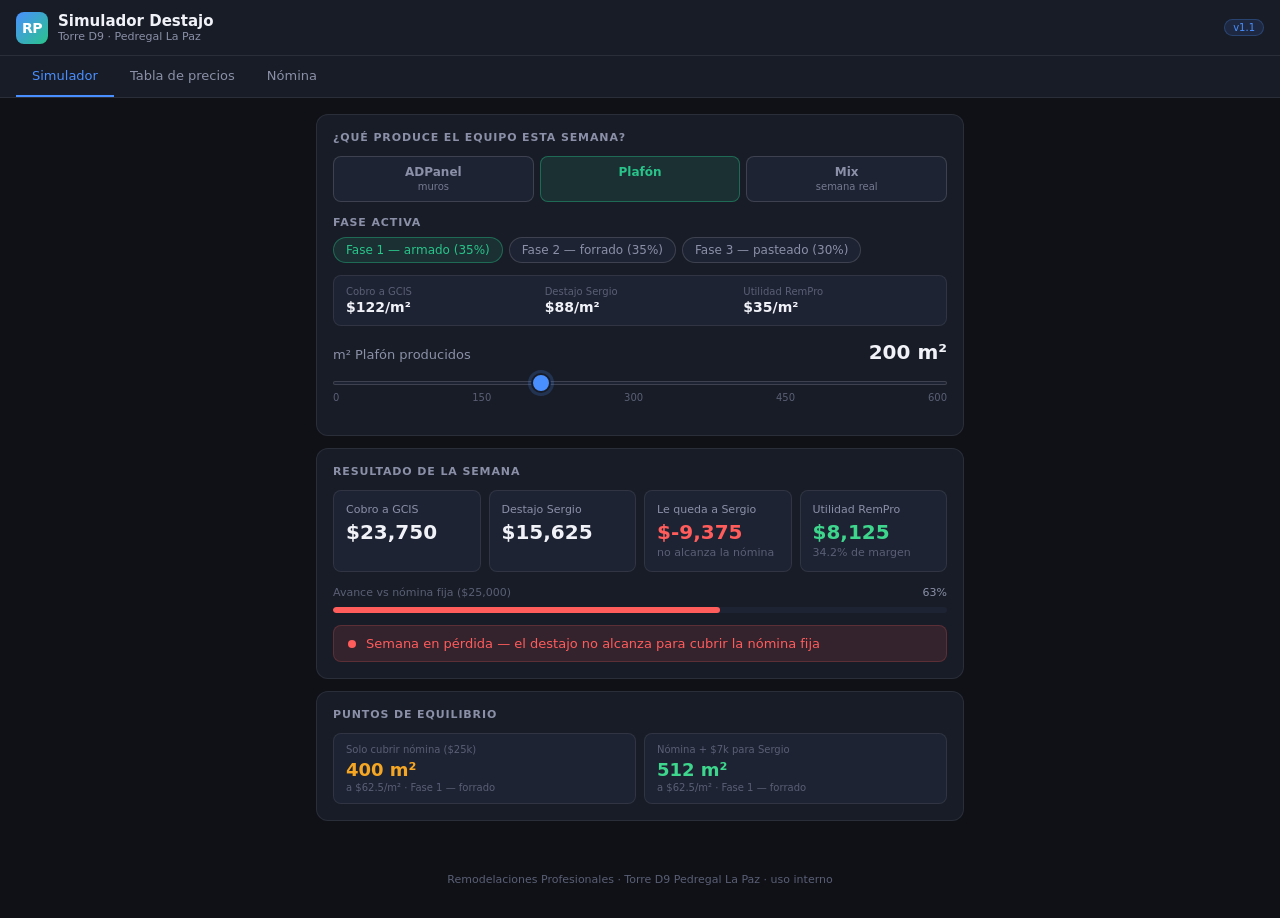
<file: Simulador Destajo RemPro v1_1.html>
<!DOCTYPE html>
<!-- saved from url=(0064)file:///C:/Users/rempr/Downloads/SimuladorDestajo_RemPro_v1.html -->
<html lang="es"><head><meta http-equiv="Content-Type" content="text/html; charset=UTF-8">

<meta name="viewport" content="width=device-width, initial-scale=1.0, maximum-scale=1.0">
<title>Simulador Destajo — RemPro</title>
<style>
  :root {
    --bg: #0f1117;
    --bg2: #181c27;
    --bg3: #1e2333;
    --border: rgba(255,255,255,0.08);
    --border2: rgba(255,255,255,0.14);
    --text: #f0f2f8;
    --text2: #8b90a8;
    --text3: #5a5f75;
    --blue: #4a8fff;
    --blue-dim: rgba(74,143,255,0.12);
    --teal: #29c48a;
    --teal-dim: rgba(41,196,138,0.12);
    --amber: #f5a623;
    --amber-dim: rgba(245,166,35,0.12);
    --red: #ff5c5c;
    --red-dim: rgba(255,92,92,0.12);
    --green: #3dd68c;
    --green-dim: rgba(61,214,140,0.10);
    --accent: #4a8fff;
    --radius: 12px;
    --radius-sm: 8px;
  }
  * { box-sizing: border-box; margin: 0; padding: 0; }
  body {
    background: var(--bg);
    color: var(--text);
    font-family: -apple-system, BlinkMacSystemFont, 'Segoe UI', system-ui, sans-serif;
    font-size: 14px;
    min-height: 100vh;
    -webkit-font-smoothing: antialiased;
  }

  /* HEADER */
  .header {
    background: var(--bg2);
    border-bottom: 1px solid var(--border);
    padding: 0 1rem;
    display: flex;
    align-items: center;
    justify-content: space-between;
    height: 56px;
    position: sticky;
    top: 0;
    z-index: 100;
  }
  .header-left { display: flex; align-items: center; gap: 10px; }
  .logo-mark {
    width: 32px; height: 32px; border-radius: 8px;
    background: linear-gradient(135deg, #4a8fff, #29c48a);
    display: flex; align-items: center; justify-content: center;
    font-size: 14px; font-weight: 700; color: #fff; letter-spacing: -0.5px;
  }
  .header-title { font-size: 15px; font-weight: 600; color: var(--text); }
  .header-sub { font-size: 11px; color: var(--text2); }
  .version-badge {
    font-size: 10px; padding: 2px 8px; border-radius: 20px;
    background: var(--blue-dim); color: var(--blue); border: 1px solid rgba(74,143,255,0.25);
    font-weight: 500;
  }

  /* NAV TABS */
  .nav-tabs {
    display: flex;
    background: var(--bg2);
    border-bottom: 1px solid var(--border);
    overflow-x: auto;
    scrollbar-width: none;
    padding: 0 1rem;
  }
  .nav-tabs::-webkit-scrollbar { display: none; }
  .nav-tab {
    padding: 12px 16px;
    font-size: 13px;
    font-weight: 500;
    color: var(--text2);
    cursor: pointer;
    border-bottom: 2px solid transparent;
    white-space: nowrap;
    transition: all 0.15s;
    user-select: none;
  }
  .nav-tab:hover { color: var(--text); }
  .nav-tab.active { color: var(--blue); border-bottom-color: var(--blue); }

  /* MAIN */
  .main { padding: 1rem; max-width: 680px; margin: 0 auto; }
  .screen { display: none; }
  .screen.active { display: block; }

  /* CARDS */
  .card {
    background: var(--bg2);
    border: 1px solid var(--border);
    border-radius: var(--radius);
    padding: 1rem;
    margin-bottom: 12px;
  }
  .card-title {
    font-size: 11px;
    font-weight: 600;
    color: var(--text2);
    text-transform: uppercase;
    letter-spacing: 0.08em;
    margin-bottom: 12px;
  }

  /* KPI GRID */
  .kpi-grid { display: grid; grid-template-columns: repeat(2, 1fr); gap: 8px; }
  .kpi-grid-4 { display: grid; grid-template-columns: repeat(2, 1fr); gap: 8px; }
  @media (min-width: 480px) { .kpi-grid-4 { grid-template-columns: repeat(4, 1fr); } }
  .kpi {
    background: var(--bg3);
    border: 1px solid var(--border);
    border-radius: var(--radius-sm);
    padding: 12px;
  }
  .kpi-label { font-size: 11px; color: var(--text2); margin-bottom: 4px; }
  .kpi-val { font-size: 20px; font-weight: 700; color: var(--text); }
  .kpi-val.ok  { color: var(--green); }
  .kpi-val.mid { color: var(--amber); }
  .kpi-val.bad { color: var(--red); }
  .kpi-sub { font-size: 11px; color: var(--text3); margin-top: 2px; }

  /* FASE SELECTOR */
  .fase-pills { display: flex; gap: 6px; flex-wrap: wrap; margin-bottom: 12px; }
  .fase-pill {
    font-size: 12px; font-weight: 500; padding: 5px 12px; border-radius: 20px;
    border: 1px solid var(--border2); background: var(--bg3);
    color: var(--text2); cursor: pointer; transition: all 0.15s;
    user-select: none;
  }
  .fase-pill:hover { color: var(--text); border-color: rgba(255,255,255,0.25); }
  .fase-pill.sel-blue { background: var(--blue-dim); color: var(--blue); border-color: rgba(74,143,255,0.4); }
  .fase-pill.sel-teal { background: var(--teal-dim); color: var(--teal); border-color: rgba(41,196,138,0.4); }
  .fase-pill.sel-amber { background: var(--amber-dim); color: var(--amber); border-color: rgba(245,166,35,0.4); }

  /* INFO FASE */
  .info-fase {
    background: var(--bg3);
    border: 1px solid var(--border);
    border-radius: var(--radius-sm);
    padding: 10px 12px;
    margin-bottom: 14px;
    display: grid;
    grid-template-columns: repeat(3, 1fr);
    gap: 8px;
  }
  .info-item-label { font-size: 10px; color: var(--text3); margin-bottom: 2px; }
  .info-item-val { font-size: 14px; font-weight: 600; color: var(--text); }

  /* SLIDER */
  .slider-block { margin-bottom: 16px; }
  .slider-top { display: flex; justify-content: space-between; align-items: baseline; margin-bottom: 8px; }
  .slider-label { font-size: 13px; color: var(--text2); }
  .slider-readout { font-size: 20px; font-weight: 700; color: var(--text); }
  input[type=range] {
    -webkit-appearance: none; width: 100%; height: 4px;
    background: var(--bg3); border-radius: 2px; outline: none;
    border: 1px solid var(--border2);
  }
  input[type=range]::-webkit-slider-thumb {
    -webkit-appearance: none; width: 20px; height: 20px; border-radius: 50%;
    background: var(--blue); cursor: pointer; border: 2px solid var(--bg2);
    box-shadow: 0 0 0 3px rgba(74,143,255,0.2);
  }
  input[type=range]::-moz-range-thumb {
    width: 20px; height: 20px; border-radius: 50%;
    background: var(--blue); cursor: pointer; border: 2px solid var(--bg2);
  }
  .slider-track-wrap { position: relative; }
  .slider-marks { display: flex; justify-content: space-between; margin-top: 4px; }
  .slider-mark { font-size: 10px; color: var(--text3); }

  /* STATUS BAR */
  .status-bar {
    display: flex; align-items: center; gap: 10px;
    padding: 10px 14px; border-radius: var(--radius-sm);
    font-size: 13px; font-weight: 500; margin-top: 12px;
  }
  .status-bar.ok  { background: var(--green-dim); color: var(--green); border: 1px solid rgba(61,214,140,0.2); }
  .status-bar.mid { background: var(--amber-dim); color: var(--amber); border: 1px solid rgba(245,166,35,0.2); }
  .status-bar.bad { background: var(--red-dim); color: var(--red); border: 1px solid rgba(255,92,92,0.2); }
  .status-dot { width: 8px; height: 8px; border-radius: 50%; flex-shrink: 0; }
  .status-bar.ok .status-dot  { background: var(--green); }
  .status-bar.mid .status-dot { background: var(--amber); }
  .status-bar.bad .status-dot { background: var(--red); }

  /* PE GRID */
  .pe-grid { display: grid; grid-template-columns: 1fr 1fr; gap: 8px; margin-top: 10px; }
  .pe-card {
    background: var(--bg3); border: 1px solid var(--border);
    border-radius: var(--radius-sm); padding: 10px 12px;
  }
  .pe-label { font-size: 10px; color: var(--text3); margin-bottom: 4px; }
  .pe-val { font-size: 18px; font-weight: 700; }
  .pe-val.mid { color: var(--amber); }
  .pe-val.ok  { color: var(--green); }

  /* CONCEPTOS TABS */
  .concepto-tabs { display: flex; gap: 6px; margin-bottom: 14px; flex-wrap: wrap; }
  .concepto-tab {
    flex: 1; min-width: 90px; padding: 8px 10px; border-radius: var(--radius-sm);
    font-size: 12px; font-weight: 600; text-align: center;
    border: 1px solid var(--border2); background: var(--bg3);
    color: var(--text2); cursor: pointer; transition: all 0.15s;
    user-select: none;
  }
  .concepto-tab:hover { color: var(--text); }
  .concepto-tab.active-adp { background: var(--blue-dim); color: var(--blue); border-color: rgba(74,143,255,0.4); }
  .concepto-tab.active-pla { background: var(--teal-dim); color: var(--teal); border-color: rgba(41,196,138,0.4); }
  .concepto-tab.active-mix { background: var(--amber-dim); color: var(--amber); border-color: rgba(245,166,35,0.4); }

  /* TABLA PRECIOS */
  .price-table { width: 100%; border-collapse: collapse; font-size: 13px; }
  .price-table th {
    font-size: 10px; font-weight: 600; color: var(--text3);
    text-transform: uppercase; letter-spacing: 0.06em;
    padding: 8px; text-align: left; border-bottom: 1px solid var(--border);
  }
  .price-table th.r, .price-table td.r { text-align: right; }
  .price-table td {
    padding: 10px 8px; border-bottom: 1px solid var(--border);
    color: var(--text); vertical-align: middle;
  }
  .price-table tr:last-child td { border-bottom: none; }
  .price-table tr.total-row td { background: var(--bg3); font-weight: 600; }
  .tag {
    display: inline-block; font-size: 10px; padding: 2px 8px;
    border-radius: 20px; font-weight: 600; white-space: nowrap;
  }
  .tag-blue  { background: var(--blue-dim); color: var(--blue); }
  .tag-blue2 { background: rgba(74,143,255,0.22); color: #7fb3ff; }
  .tag-teal  { background: var(--teal-dim); color: var(--teal); }
  .tag-teal2 { background: rgba(41,196,138,0.22); color: #5dd8a8; }
  .tag-teal3 { background: rgba(41,196,138,0.35); color: #29c48a; }
  .ok-text  { color: var(--green); font-weight: 600; }
  .mid-text { color: var(--amber); font-weight: 600; }

  /* DIVIDER */
  .divider { height: 1px; background: var(--border); margin: 14px 0; }

  /* MIX LABELS */
  .mix-concept-label {
    font-size: 11px; font-weight: 600; color: var(--text2);
    text-transform: uppercase; letter-spacing: 0.07em;
    margin: 14px 0 8px;
    display: flex; align-items: center; gap: 6px;
  }
  .mix-concept-label::after {
    content: ''; flex: 1; height: 1px; background: var(--border);
  }
  .dot-blue  { width: 8px; height: 8px; border-radius: 50%; background: var(--blue); display: inline-block; }
  .dot-teal  { width: 8px; height: 8px; border-radius: 50%; background: var(--teal); display: inline-block; }

  /* NOMINA INFO */
  .nomina-row {
    display: flex; justify-content: space-between; align-items: center;
    padding: 9px 0; border-bottom: 1px solid var(--border);
  }
  .nomina-row:last-child { border-bottom: none; }
  .nomina-name { font-size: 13px; color: var(--text); }
  .nomina-role { font-size: 11px; color: var(--text3); }
  .nomina-amount { font-size: 14px; font-weight: 600; color: var(--text); }

  /* PROGRESS BAR */
  .prog-wrap { background: var(--bg3); border-radius: 4px; height: 6px; overflow: hidden; margin-top: 8px; }
  .prog-bar { height: 6px; border-radius: 4px; transition: width 0.3s; }

  /* FOOTER NOTE */
  .footer-note {
    font-size: 11px; color: var(--text3); text-align: center;
    padding: 1.5rem 1rem 2rem;
  }
</style>
</head>
<body>

<div class="header">
  <div class="header-left">
    <div class="logo-mark">RP</div>
    <div>
      <div class="header-title">Simulador Destajo</div>
      <div class="header-sub">Torre D9 · Pedregal La Paz</div>
    </div>
  </div>
  <span class="version-badge">v1.1</span>
</div>

<div class="nav-tabs">
  <div class="nav-tab active" onclick="showScreen(&#39;simulador&#39;)">Simulador</div>
  <div class="nav-tab" onclick="showScreen(&#39;precios&#39;)">Tabla de precios</div>
  <div class="nav-tab" onclick="showScreen(&#39;nomina&#39;)">Nómina</div>
</div>

<div class="main">

  <!-- ===================== SIMULADOR ===================== -->
  <div class="screen active" id="screen-simulador">

    <div class="card">
      <div class="card-title">¿Qué produce el equipo esta semana?</div>
      <div class="concepto-tabs">
        <div class="concepto-tab" id="ctab-adp" onclick="setConcepto(&#39;adp&#39;)">ADPanel<br><span style="font-weight:400;font-size:10px;opacity:0.8;">muros</span></div>
        <div class="concepto-tab active-pla" id="ctab-pla" onclick="setConcepto(&#39;pla&#39;)">Plafón</div>
        <div class="concepto-tab" id="ctab-mix" onclick="setConcepto(&#39;mix&#39;)">Mix<br><span style="font-weight:400;font-size:10px;opacity:0.8;">semana real</span></div>
      </div>

      <!-- ADPANEL -->
      <div id="panel-adp" style="display: none;">
        <div class="card-title" style="margin-bottom:8px;">Fase activa</div>
        <div class="fase-pills">
          <div class="fase-pill sel-blue" id="fp-adp1" onclick="setFaseAdp(1)">Fase 1 — forrado (50%)</div>
          <div class="fase-pill" id="fp-adp2" onclick="setFaseAdp(2)">Fase 2 — pasteado (50%)</div>
        </div>
        <div class="info-fase">
          <div><div class="info-item-label">Cobro a GCIS</div><div class="info-item-val" id="adp-gcis-fase">$95/m²</div></div>
          <div><div class="info-item-label">Destajo Sergio</div><div class="info-item-val" id="adp-dest-fase">$63/m²</div></div>
          <div><div class="info-item-label">Utilidad RemPro</div><div class="info-item-val" id="adp-util-fase">$33/m²</div></div>
        </div>
        <div class="slider-block">
          <div class="slider-top">
            <span class="slider-label">m² ADPanel producidos</span>
            <span class="slider-readout" id="adp-m-out">250 m²</span>
          </div>
          <input type="range" min="0" max="600" step="1" value="250" id="sl-adp" oninput="calc()">
          <div class="slider-marks">
            <span class="slider-mark">0</span>
            <span class="slider-mark">150</span>
            <span class="slider-mark">300</span>
            <span class="slider-mark">450</span>
            <span class="slider-mark">600</span>
          </div>
        </div>
      </div>

      <!-- PLAFON -->
      <div id="panel-pla" style="">
        <div class="card-title" style="margin-bottom:8px;">Fase activa</div>
        <div class="fase-pills">
          <div class="fase-pill sel-teal" id="fp-pla1" onclick="setFasePla(1)">Fase 1 — armado (35%)</div>
          <div class="fase-pill" id="fp-pla2" onclick="setFasePla(2)">Fase 2 — forrado (35%)</div>
          <div class="fase-pill" id="fp-pla3" onclick="setFasePla(3)">Fase 3 — pasteado (30%)</div>
        </div>
        <div class="info-fase">
          <div><div class="info-item-label">Cobro a GCIS</div><div class="info-item-val" id="pla-gcis-fase">$122/m²</div></div>
          <div><div class="info-item-label">Destajo Sergio</div><div class="info-item-val" id="pla-dest-fase">$88/m²</div></div>
          <div><div class="info-item-label">Utilidad RemPro</div><div class="info-item-val" id="pla-util-fase">$35/m²</div></div>
        </div>
        <div class="slider-block">
          <div class="slider-top">
            <span class="slider-label">m² Plafón producidos</span>
            <span class="slider-readout" id="pla-m-out">200 m²</span>
          </div>
          <input type="range" min="0" max="600" step="1" value="200" id="sl-pla" oninput="calc()">
          <div class="slider-marks">
            <span class="slider-mark">0</span>
            <span class="slider-mark">150</span>
            <span class="slider-mark">300</span>
            <span class="slider-mark">450</span>
            <span class="slider-mark">600</span>
          </div>
        </div>
      </div>

      <!-- MIX -->
      <div id="panel-mix" style="display:none;">
        <div class="mix-concept-label"><span class="dot-blue"></span>ADPanel</div>
        <div class="slider-block">
          <div class="slider-top">
            <span class="slider-label">Forrado</span>
            <span class="slider-readout" id="mx-adp1-out">150 m²</span>
          </div>
          <input type="range" min="0" max="600" step="1" value="150" id="sl-mx-adp1" oninput="calc()">
          <div class="slider-marks">
            <span class="slider-mark">0</span>
            <span class="slider-mark">150</span>
            <span class="slider-mark">300</span>
            <span class="slider-mark">450</span>
            <span class="slider-mark">600</span>
          </div>
        </div>
        <div class="slider-block">
          <div class="slider-top">
            <span class="slider-label">Pasteado</span>
            <span class="slider-readout" id="mx-adp2-out">100 m²</span>
          </div>
          <input type="range" min="0" max="600" step="1" value="100" id="sl-mx-adp2" oninput="calc()">
          <div class="slider-marks">
            <span class="slider-mark">0</span>
            <span class="slider-mark">150</span>
            <span class="slider-mark">300</span>
            <span class="slider-mark">450</span>
            <span class="slider-mark">600</span>
          </div>
        </div>
        <div class="mix-concept-label"><span class="dot-teal"></span>Plafón</div>
        <div class="slider-block">
          <div class="slider-top">
            <span class="slider-label">Armado</span>
            <span class="slider-readout" id="mx-pla1-out">80 m²</span>
          </div>
          <input type="range" min="0" max="600" step="1" value="80" id="sl-mx-pla1" oninput="calc()">
          <div class="slider-marks">
            <span class="slider-mark">0</span>
            <span class="slider-mark">150</span>
            <span class="slider-mark">300</span>
            <span class="slider-mark">450</span>
            <span class="slider-mark">600</span>
          </div>
        </div>
        <div class="slider-block">
          <div class="slider-top">
            <span class="slider-label">Forrado</span>
            <span class="slider-readout" id="mx-pla2-out">60 m²</span>
          </div>
          <input type="range" min="0" max="600" step="1" value="60" id="sl-mx-pla2" oninput="calc()">
          <div class="slider-marks">
            <span class="slider-mark">0</span>
            <span class="slider-mark">150</span>
            <span class="slider-mark">300</span>
            <span class="slider-mark">450</span>
            <span class="slider-mark">600</span>
          </div>
        </div>
        <div class="slider-block">
          <div class="slider-top">
            <span class="slider-label">Pasteado</span>
            <span class="slider-readout" id="mx-pla3-out">40 m²</span>
          </div>
          <input type="range" min="0" max="600" step="1" value="40" id="sl-mx-pla3" oninput="calc()">
          <div class="slider-marks">
            <span class="slider-mark">0</span>
            <span class="slider-mark">150</span>
            <span class="slider-mark">300</span>
            <span class="slider-mark">450</span>
            <span class="slider-mark">600</span>
          </div>
        </div>
      </div>
    </div>

    <!-- RESULTADOS -->
    <div class="card">
      <div class="card-title">Resultado de la semana</div>
      <div class="kpi-grid-4">
        <div class="kpi">
          <div class="kpi-label">Cobro a GCIS</div>
          <div class="kpi-val" id="k-gcis">$49,000</div>
        </div>
        <div class="kpi">
          <div class="kpi-label">Destajo Sergio</div>
          <div class="kpi-val" id="k-dest">$35,000</div>
        </div>
        <div class="kpi">
          <div class="kpi-label">Le queda a Sergio</div>
          <div class="kpi-val ok" id="k-sergio">$10,000</div>
          <div class="kpi-sub" id="k-sergio-sub">después de pagar equipo</div>
        </div>
        <div class="kpi">
          <div class="kpi-label">Utilidad RemPro</div>
          <div class="kpi-val ok" id="k-rempro">$14,000</div>
          <div class="kpi-sub" id="k-rempro-sub">28.6% de margen</div>
        </div>
      </div>

      <!-- Barra nómina -->
      <div style="margin-top:14px;">
        <div style="display:flex;justify-content:space-between;margin-bottom:4px;">
          <span style="font-size:11px;color:var(--text3);">Avance vs nómina fija ($25,000)</span>
          <span style="font-size:11px;color:var(--text2);" id="prog-pct">100%</span>
        </div>
        <div class="prog-wrap">
          <div class="prog-bar" id="prog-bar" style="width: 100%; background: var(--green);"></div>
        </div>
      </div>

      <div class="status-bar ok" id="status-bar">
        <div class="status-dot"></div>
        <span id="status-msg">Semana sana — nómina cubierta, Sergio con $7k+, RemPro con utilidad</span>
      </div>
    </div>

    <!-- PUNTOS DE EQUILIBRIO -->
    <div class="card">
      <div class="card-title">Puntos de equilibrio</div>
      <div class="pe-grid">
        <div class="pe-card">
          <div class="pe-label">Solo cubrir nómina ($25k)</div>
          <div class="pe-val mid" id="pe-nom">286 m²</div>
          <div style="font-size:10px;color:var(--text3);margin-top:2px;" id="pe-nom-sub">a $87.50/m² · Fase 1 — armado</div>
        </div>
        <div class="pe-card">
          <div class="pe-label">Nómina + $7k para Sergio</div>
          <div class="pe-val ok" id="pe-ser">366 m²</div>
          <div style="font-size:10px;color:var(--text3);margin-top:2px;" id="pe-ser-sub">a $87.50/m² · Fase 1 — armado</div>
        </div>
      </div>
    </div>

  </div>

  <!-- ===================== PRECIOS ===================== -->
  <div class="screen" id="screen-precios">
    <div class="card">
      <div class="card-title">ADPanel — todos los muros</div>
      <table class="price-table">
        <thead>
          <tr>
            <th>Fase</th>
            <th class="r">% cobro</th>
            <th class="r">GCIS/m²</th>
            <th class="r">Destajo/m²</th>
            <th class="r">RemPro/m²</th>
          </tr>
        </thead>
        <tbody>
          <tr>
            <td><span class="tag tag-blue">Fase 1 — forrado</span></td>
            <td class="r">50%</td>
            <td class="r">$95.00</td>
            <td class="r">$62.50</td>
            <td class="r">$32.50</td>
          </tr>
          <tr>
            <td><span class="tag tag-blue2">Fase 2 — pasteado</span></td>
            <td class="r">50%</td>
            <td class="r">$95.00</td>
            <td class="r">$62.50</td>
            <td class="r">$32.50</td>
          </tr>
          <tr class="total-row">
            <td colspan="2">Total por m²</td>
            <td class="r">$190</td>
            <td class="r">$125</td>
            <td class="r ok-text">$65 · 34.2%</td>
          </tr>
        </tbody>
      </table>
    </div>

    <div class="card">
      <div class="card-title">Plafón</div>
      <table class="price-table">
        <thead>
          <tr>
            <th>Fase</th>
            <th class="r">% cobro</th>
            <th class="r">GCIS/m²</th>
            <th class="r">Destajo/m²</th>
            <th class="r">RemPro/m²</th>
          </tr>
        </thead>
        <tbody>
          <tr>
            <td><span class="tag tag-teal">Fase 1 — armado</span></td>
            <td class="r">35%</td>
            <td class="r">$122.50</td>
            <td class="r">$87.50</td>
            <td class="r">$35.00</td>
          </tr>
          <tr>
            <td><span class="tag tag-teal2">Fase 2 — forrado</span></td>
            <td class="r">35%</td>
            <td class="r">$122.50</td>
            <td class="r">$87.50</td>
            <td class="r">$35.00</td>
          </tr>
          <tr>
            <td><span class="tag tag-teal3">Fase 3 — pasteado</span></td>
            <td class="r">30%</td>
            <td class="r">$105.00</td>
            <td class="r">$75.00</td>
            <td class="r">$30.00</td>
          </tr>
          <tr class="total-row">
            <td colspan="2">Total por m²</td>
            <td class="r">$350</td>
            <td class="r">$250</td>
            <td class="r ok-text">$100 · 28.6%</td>
          </tr>
        </tbody>
      </table>
    </div>

    <div class="card">
      <div class="card-title">Comparativo por concepto — m² completo</div>
      <table class="price-table">
        <thead>
          <tr>
            <th>Concepto</th>
            <th class="r">GCIS total</th>
            <th class="r">Destajo total</th>
            <th class="r">RemPro</th>
            <th class="r">Margen</th>
          </tr>
        </thead>
        <tbody>
          <tr>
            <td>ADPanel</td>
            <td class="r">$190</td>
            <td class="r">$125</td>
            <td class="r">$65</td>
            <td class="r ok-text">34.2%</td>
          </tr>
          <tr>
            <td>Plafón</td>
            <td class="r">$350</td>
            <td class="r">$250</td>
            <td class="r">$100</td>
            <td class="r ok-text">28.6%</td>
          </tr>
        </tbody>
      </table>
      <div style="margin-top:12px;padding:10px 12px;background:var(--bg3);border-radius:var(--radius-sm);font-size:12px;color:var(--text2);line-height:1.7;">
        El plafón genera <span style="color:var(--green);font-weight:600;">$100/m²</span> de utilidad para RemPro vs <span style="color:var(--blue);font-weight:600;">$65/m²</span> del ADPanel — es el concepto más rentable aunque requiere 3 exhibiciones para liquidarse.
      </div>
    </div>
  </div>

  <!-- ===================== NOMINA ===================== -->
  <div class="screen" id="screen-nomina">
    <div class="card">
      <div class="card-title">Estructura de pago semanal</div>
      <div class="nomina-row">
        <div>
          <div class="nomina-name">Sergio</div>
          <div class="nomina-role">Oficial tablaroquero · recibe el destajo de RemPro</div>
        </div>
        <div class="nomina-amount" style="color:var(--amber);">Residual</div>
      </div>
      <div class="nomina-row">
        <div>
          <div class="nomina-name">Carlos</div>
          <div class="nomina-role">Cabo</div>
        </div>
        <div class="nomina-amount">$5,000</div>
      </div>
      <div class="nomina-row">
        <div>
          <div class="nomina-name">Gaen</div>
          <div class="nomina-role">Ayudante tablaroca</div>
        </div>
        <div class="nomina-amount">$4,000</div>
      </div>
      <div class="nomina-row">
        <div>
          <div class="nomina-name">Jorge</div>
          <div class="nomina-role">Ayudante ADPanel</div>
        </div>
        <div class="nomina-amount">$4,000</div>
      </div>
      <div class="nomina-row">
        <div>
          <div class="nomina-name">Román</div>
          <div class="nomina-role">Pastero</div>
        </div>
        <div class="nomina-amount">$6,000</div>
      </div>
      <div class="nomina-row">
        <div>
          <div class="nomina-name">Francisco</div>
          <div class="nomina-role">Pastero</div>
        </div>
        <div class="nomina-amount">$6,000</div>
      </div>
      <div style="margin-top:12px;padding:10px 12px;background:var(--bg3);border-radius:var(--radius-sm);display:flex;justify-content:space-between;align-items:center;">
        <span style="font-size:12px;font-weight:600;color:var(--text2);">Nómina fija total</span>
        <span style="font-size:18px;font-weight:700;color:var(--red);">$25,000</span>
      </div>
    </div>

    <div class="card">
      <div class="card-title">Flujo del dinero</div>
      <div style="font-size:13px;color:var(--text2);line-height:2.0;">
        <div style="color:var(--blue);font-weight:600;">GCIS → RemPro</div>
        <div style="padding-left:16px;border-left:2px solid var(--border2);margin-left:6px;">
          cobro por mano de obra pura · IVA tasa cero
        </div>
        <div style="margin-top:8px;color:var(--amber);font-weight:600;">RemPro → Sergio (destajo)</div>
        <div style="padding-left:16px;border-left:2px solid var(--border2);margin-left:6px;">
          pago semanal por avance · RemPro retiene su utilidad antes
        </div>
        <div style="margin-top:8px;color:var(--teal);font-weight:600;">Sergio → equipo (nómina)</div>
        <div style="padding-left:16px;border-left:2px solid var(--border2);margin-left:6px;">
          $5k Carlos · $4k Gaen · $4k Jorge · $6k Román · $6k Francisco<br>
          <span style="color:var(--text3);">Sergio se queda con el residual</span>
        </div>
      </div>
    </div>

    <div class="card">
      <div class="card-title">Meta semanal para semana sana</div>
      <div class="kpi-grid">
        <div class="kpi">
          <div class="kpi-label">Destajo mínimo (solo nómina)</div>
          <div class="kpi-val mid">$25,000</div>
        </div>
        <div class="kpi">
          <div class="kpi-label">Destajo objetivo (Sergio +$7k)</div>
          <div class="kpi-val ok">$32,000</div>
        </div>
        <div class="kpi">
          <div class="kpi-label">m² ADPanel mínimos</div>
          <div class="kpi-val mid">200 m²</div>
          <div class="kpi-sub">solo nómina · cualquier fase</div>
        </div>
        <div class="kpi">
          <div class="kpi-label">m² Plafón mínimos</div>
          <div class="kpi-val mid">286 m²</div>
          <div class="kpi-sub">solo armado · fase más exigente</div>
        </div>
      </div>
    </div>
  </div>

</div>

<div class="footer-note">Remodelaciones Profesionales · Torre D9 Pedregal La Paz · uso interno</div>

<script>
  let concepto = 'adp';
  let faseAdp = 1;
  let fasePla = 1;

  const fasesAdp = {
    1: { label: 'Fase 1 — forrado',   pct: 0.50 },
    2: { label: 'Fase 2 — pasteado',  pct: 0.50 }
  };
  const fasesPla = {
    1: { label: 'Fase 1 — armado',   pct: 0.35 },
    2: { label: 'Fase 2 — forrado',  pct: 0.35 },
    3: { label: 'Fase 3 — pasteado', pct: 0.30 }
  };

  const GCIS_ADP = 190, DEST_ADP = 125;
  const GCIS_PLA = 350, DEST_PLA = 250;
  const NOMINA = 25000, META_SERGIO = 7000;

  function fmt(n) {
    return '$' + Math.round(n).toLocaleString('es-MX');
  }
  function fmtPct(u, t) {
    return t > 0 ? (u / t * 100).toFixed(1) + '%' : '0%';
  }

  function showScreen(id) {
    document.querySelectorAll('.screen').forEach(s => s.classList.remove('active'));
    document.querySelectorAll('.nav-tab').forEach(t => t.classList.remove('active'));
    document.getElementById('screen-' + id).classList.add('active');
    event.target.classList.add('active');
  }

  function setConcepto(c) {
    concepto = c;
    document.getElementById('panel-adp').style.display = c === 'adp' ? '' : 'none';
    document.getElementById('panel-pla').style.display = c === 'pla' ? '' : 'none';
    document.getElementById('panel-mix').style.display = c === 'mix' ? '' : 'none';
    document.getElementById('ctab-adp').className = 'concepto-tab' + (c === 'adp' ? ' active-adp' : '');
    document.getElementById('ctab-pla').className = 'concepto-tab' + (c === 'pla' ? ' active-pla' : '');
    document.getElementById('ctab-mix').className = 'concepto-tab' + (c === 'mix' ? ' active-mix' : '');
    calc();
  }

  function setFaseAdp(f) {
    faseAdp = f;
    ['fp-adp1','fp-adp2'].forEach((id,i) => {
      document.getElementById(id).className = 'fase-pill' + (i+1 === f ? ' sel-blue' : '');
    });
    const fa = fasesAdp[f];
    const gF = GCIS_ADP * fa.pct;
    const dF = DEST_ADP * fa.pct;
    const uF = gF - dF;
    document.getElementById('adp-gcis-fase').textContent = fmt(gF) + '/m²';
    document.getElementById('adp-dest-fase').textContent = fmt(dF) + '/m²';
    document.getElementById('adp-util-fase').textContent = fmt(uF) + '/m²';
    calc();
  }

  function setFasePla(f) {
    fasePla = f;
    const styles = ['sel-teal', 'sel-teal', 'sel-amber'];
    ['fp-pla1','fp-pla2','fp-pla3'].forEach((id,i) => {
      document.getElementById(id).className = 'fase-pill' + (i+1 === f ? ' ' + styles[i] : '');
    });
    const fp = fasesPla[f];
    const gF = GCIS_PLA * fp.pct;
    const dF = DEST_PLA * fp.pct;
    const uF = gF - dF;
    document.getElementById('pla-gcis-fase').textContent = fmt(gF) + '/m²';
    document.getElementById('pla-dest-fase').textContent = fmt(dF) + '/m²';
    document.getElementById('pla-util-fase').textContent = fmt(uF) + '/m²';
    calc();
  }

  function calc() {
    let gcis = 0, dest = 0;
    let peNomLabel = '', peSerLabel = '';
    let peNom = 0, peSer = 0;

    if (concepto === 'adp') {
      const m = parseInt(document.getElementById('sl-adp').value);
      document.getElementById('adp-m-out').textContent = m + ' m²';
      const fa = fasesAdp[faseAdp];
      const dF = DEST_ADP * fa.pct;
      const gF = GCIS_ADP * fa.pct;
      gcis = m * gF;
      dest = m * dF;
      peNom = Math.ceil(NOMINA / dF);
      peSer = Math.ceil((NOMINA + META_SERGIO) / dF);
      peNomLabel = 'a $' + dF + '/m² · ' + fasesAdp[faseAdp].label;
      peSerLabel = 'a $' + dF + '/m² · ' + fasesAdp[faseAdp].label;

    } else if (concepto === 'pla') {
      const m = parseInt(document.getElementById('sl-pla').value);
      document.getElementById('pla-m-out').textContent = m + ' m²';
      const fp = fasesPla[fasePla];
      const dF = DEST_PLA * fp.pct;
      const gF = GCIS_PLA * fp.pct;
      gcis = m * gF;
      dest = m * dF;
      peNom = Math.ceil(NOMINA / dF);
      peSer = Math.ceil((NOMINA + META_SERGIO) / dF);
      peNomLabel = 'a $' + dF.toFixed(2) + '/m² · ' + fasesPla[fasePla].label;
      peSerLabel = 'a $' + dF.toFixed(2) + '/m² · ' + fasesPla[fasePla].label;

    } else {
      const a1 = parseInt(document.getElementById('sl-mx-adp1').value);
      const a2 = parseInt(document.getElementById('sl-mx-adp2').value);
      const p1 = parseInt(document.getElementById('sl-mx-pla1').value);
      const p2 = parseInt(document.getElementById('sl-mx-pla2').value);
      const p3 = parseInt(document.getElementById('sl-mx-pla3').value);
      document.getElementById('mx-adp1-out').textContent = a1 + ' m²';
      document.getElementById('mx-adp2-out').textContent = a2 + ' m²';
      document.getElementById('mx-pla1-out').textContent = p1 + ' m²';
      document.getElementById('mx-pla2-out').textContent = p2 + ' m²';
      document.getElementById('mx-pla3-out').textContent = p3 + ' m²';
      gcis = a1*95 + a2*95 + p1*122.5 + p2*122.5 + p3*105;
      dest = a1*62.5 + a2*62.5 + p1*87.5 + p2*87.5 + p3*75;
      peNomLabel = 'mix de conceptos';
      peSerLabel = 'mix de conceptos';
      peNom = null; peSer = null;
    }

    const rempro = gcis - dest;
    const sergio = dest - NOMINA;
    const progPct = Math.min(100, Math.round(dest / NOMINA * 100));

    document.getElementById('k-gcis').textContent   = fmt(gcis);
    document.getElementById('k-dest').textContent   = fmt(dest);
    document.getElementById('k-sergio').textContent = fmt(sergio);
    document.getElementById('k-sergio').className   = 'kpi-val ' + (sergio >= META_SERGIO ? 'ok' : sergio >= 0 ? 'mid' : 'bad');
    document.getElementById('k-sergio-sub').textContent = sergio >= 0 ? 'después de pagar equipo' : 'no alcanza la nómina';
    document.getElementById('k-rempro').textContent = fmt(rempro);
    document.getElementById('k-rempro-sub').textContent = fmtPct(rempro, gcis) + ' de margen';
    document.getElementById('k-rempro').className   = 'kpi-val ' + (rempro > 0 ? 'ok' : 'bad');

    // Barra progreso
    const bar = document.getElementById('prog-bar');
    bar.style.width = progPct + '%';
    bar.style.background = progPct >= 100 ? 'var(--green)' : progPct >= 70 ? 'var(--amber)' : 'var(--red)';
    document.getElementById('prog-pct').textContent = progPct + '%';

    // Puntos de equilibrio
    document.getElementById('pe-nom').textContent = peNom !== null ? peNom + ' m²' : '— mix';
    document.getElementById('pe-ser').textContent = peSer !== null ? peSer + ' m²' : '— mix';
    document.getElementById('pe-nom-sub').textContent = peNomLabel;
    document.getElementById('pe-ser-sub').textContent = peSerLabel;

    // Status
    const sb = document.getElementById('status-bar');
    const sm = document.getElementById('status-msg');
    if (sergio >= META_SERGIO && rempro > 0) {
      sb.className = 'status-bar ok';
      sm.textContent = 'Semana sana — nómina cubierta, Sergio con $7k+, RemPro con utilidad';
    } else if (sergio >= 0 && rempro > 0) {
      sb.className = 'status-bar mid';
      sm.textContent = 'Nómina cubierta — Sergio queda por debajo de $7,000 esta semana';
    } else {
      sb.className = 'status-bar bad';
      sm.textContent = 'Semana en pérdida — el destajo no alcanza para cubrir la nómina fija';
    }
  }

  // Init
  setFaseAdp(1);
  setFasePla(1);
  calc();
</script>


</body></html>
</file>
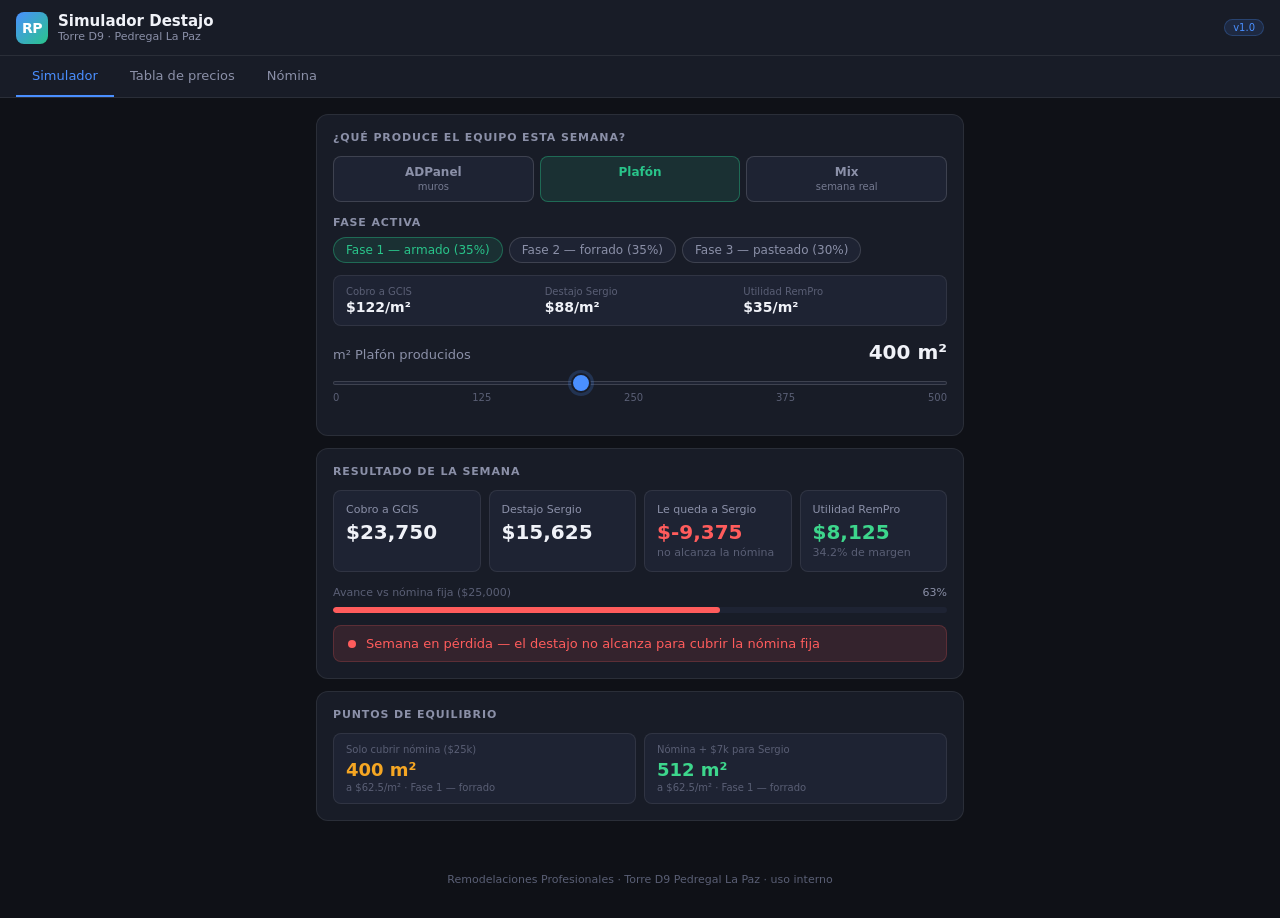
<file: Simulador Destajo — RemPro.html>
<!DOCTYPE html>
<!-- saved from url=(0064)file:///C:/Users/rempr/Downloads/SimuladorDestajo_RemPro_v1.html -->
<html lang="es"><head><meta http-equiv="Content-Type" content="text/html; charset=UTF-8">

<meta name="viewport" content="width=device-width, initial-scale=1.0, maximum-scale=1.0">
<title>Simulador Destajo — RemPro</title>
<style>
  :root {
    --bg: #0f1117;
    --bg2: #181c27;
    --bg3: #1e2333;
    --border: rgba(255,255,255,0.08);
    --border2: rgba(255,255,255,0.14);
    --text: #f0f2f8;
    --text2: #8b90a8;
    --text3: #5a5f75;
    --blue: #4a8fff;
    --blue-dim: rgba(74,143,255,0.12);
    --teal: #29c48a;
    --teal-dim: rgba(41,196,138,0.12);
    --amber: #f5a623;
    --amber-dim: rgba(245,166,35,0.12);
    --red: #ff5c5c;
    --red-dim: rgba(255,92,92,0.12);
    --green: #3dd68c;
    --green-dim: rgba(61,214,140,0.10);
    --accent: #4a8fff;
    --radius: 12px;
    --radius-sm: 8px;
  }
  * { box-sizing: border-box; margin: 0; padding: 0; }
  body {
    background: var(--bg);
    color: var(--text);
    font-family: -apple-system, BlinkMacSystemFont, 'Segoe UI', system-ui, sans-serif;
    font-size: 14px;
    min-height: 100vh;
    -webkit-font-smoothing: antialiased;
  }

  /* HEADER */
  .header {
    background: var(--bg2);
    border-bottom: 1px solid var(--border);
    padding: 0 1rem;
    display: flex;
    align-items: center;
    justify-content: space-between;
    height: 56px;
    position: sticky;
    top: 0;
    z-index: 100;
  }
  .header-left { display: flex; align-items: center; gap: 10px; }
  .logo-mark {
    width: 32px; height: 32px; border-radius: 8px;
    background: linear-gradient(135deg, #4a8fff, #29c48a);
    display: flex; align-items: center; justify-content: center;
    font-size: 14px; font-weight: 700; color: #fff; letter-spacing: -0.5px;
  }
  .header-title { font-size: 15px; font-weight: 600; color: var(--text); }
  .header-sub { font-size: 11px; color: var(--text2); }
  .version-badge {
    font-size: 10px; padding: 2px 8px; border-radius: 20px;
    background: var(--blue-dim); color: var(--blue); border: 1px solid rgba(74,143,255,0.25);
    font-weight: 500;
  }

  /* NAV TABS */
  .nav-tabs {
    display: flex;
    background: var(--bg2);
    border-bottom: 1px solid var(--border);
    overflow-x: auto;
    scrollbar-width: none;
    padding: 0 1rem;
  }
  .nav-tabs::-webkit-scrollbar { display: none; }
  .nav-tab {
    padding: 12px 16px;
    font-size: 13px;
    font-weight: 500;
    color: var(--text2);
    cursor: pointer;
    border-bottom: 2px solid transparent;
    white-space: nowrap;
    transition: all 0.15s;
    user-select: none;
  }
  .nav-tab:hover { color: var(--text); }
  .nav-tab.active { color: var(--blue); border-bottom-color: var(--blue); }

  /* MAIN */
  .main { padding: 1rem; max-width: 680px; margin: 0 auto; }
  .screen { display: none; }
  .screen.active { display: block; }

  /* CARDS */
  .card {
    background: var(--bg2);
    border: 1px solid var(--border);
    border-radius: var(--radius);
    padding: 1rem;
    margin-bottom: 12px;
  }
  .card-title {
    font-size: 11px;
    font-weight: 600;
    color: var(--text2);
    text-transform: uppercase;
    letter-spacing: 0.08em;
    margin-bottom: 12px;
  }

  /* KPI GRID */
  .kpi-grid { display: grid; grid-template-columns: repeat(2, 1fr); gap: 8px; }
  .kpi-grid-4 { display: grid; grid-template-columns: repeat(2, 1fr); gap: 8px; }
  @media (min-width: 480px) { .kpi-grid-4 { grid-template-columns: repeat(4, 1fr); } }
  .kpi {
    background: var(--bg3);
    border: 1px solid var(--border);
    border-radius: var(--radius-sm);
    padding: 12px;
  }
  .kpi-label { font-size: 11px; color: var(--text2); margin-bottom: 4px; }
  .kpi-val { font-size: 20px; font-weight: 700; color: var(--text); }
  .kpi-val.ok  { color: var(--green); }
  .kpi-val.mid { color: var(--amber); }
  .kpi-val.bad { color: var(--red); }
  .kpi-sub { font-size: 11px; color: var(--text3); margin-top: 2px; }

  /* FASE SELECTOR */
  .fase-pills { display: flex; gap: 6px; flex-wrap: wrap; margin-bottom: 12px; }
  .fase-pill {
    font-size: 12px; font-weight: 500; padding: 5px 12px; border-radius: 20px;
    border: 1px solid var(--border2); background: var(--bg3);
    color: var(--text2); cursor: pointer; transition: all 0.15s;
    user-select: none;
  }
  .fase-pill:hover { color: var(--text); border-color: rgba(255,255,255,0.25); }
  .fase-pill.sel-blue { background: var(--blue-dim); color: var(--blue); border-color: rgba(74,143,255,0.4); }
  .fase-pill.sel-teal { background: var(--teal-dim); color: var(--teal); border-color: rgba(41,196,138,0.4); }
  .fase-pill.sel-amber { background: var(--amber-dim); color: var(--amber); border-color: rgba(245,166,35,0.4); }

  /* INFO FASE */
  .info-fase {
    background: var(--bg3);
    border: 1px solid var(--border);
    border-radius: var(--radius-sm);
    padding: 10px 12px;
    margin-bottom: 14px;
    display: grid;
    grid-template-columns: repeat(3, 1fr);
    gap: 8px;
  }
  .info-item-label { font-size: 10px; color: var(--text3); margin-bottom: 2px; }
  .info-item-val { font-size: 14px; font-weight: 600; color: var(--text); }

  /* SLIDER */
  .slider-block { margin-bottom: 16px; }
  .slider-top { display: flex; justify-content: space-between; align-items: baseline; margin-bottom: 8px; }
  .slider-label { font-size: 13px; color: var(--text2); }
  .slider-readout { font-size: 20px; font-weight: 700; color: var(--text); }
  input[type=range] {
    -webkit-appearance: none; width: 100%; height: 4px;
    background: var(--bg3); border-radius: 2px; outline: none;
    border: 1px solid var(--border2);
  }
  input[type=range]::-webkit-slider-thumb {
    -webkit-appearance: none; width: 20px; height: 20px; border-radius: 50%;
    background: var(--blue); cursor: pointer; border: 2px solid var(--bg2);
    box-shadow: 0 0 0 3px rgba(74,143,255,0.2);
  }
  input[type=range]::-moz-range-thumb {
    width: 20px; height: 20px; border-radius: 50%;
    background: var(--blue); cursor: pointer; border: 2px solid var(--bg2);
  }
  .slider-track-wrap { position: relative; }
  .slider-marks { display: flex; justify-content: space-between; margin-top: 4px; }
  .slider-mark { font-size: 10px; color: var(--text3); }

  /* STATUS BAR */
  .status-bar {
    display: flex; align-items: center; gap: 10px;
    padding: 10px 14px; border-radius: var(--radius-sm);
    font-size: 13px; font-weight: 500; margin-top: 12px;
  }
  .status-bar.ok  { background: var(--green-dim); color: var(--green); border: 1px solid rgba(61,214,140,0.2); }
  .status-bar.mid { background: var(--amber-dim); color: var(--amber); border: 1px solid rgba(245,166,35,0.2); }
  .status-bar.bad { background: var(--red-dim); color: var(--red); border: 1px solid rgba(255,92,92,0.2); }
  .status-dot { width: 8px; height: 8px; border-radius: 50%; flex-shrink: 0; }
  .status-bar.ok .status-dot  { background: var(--green); }
  .status-bar.mid .status-dot { background: var(--amber); }
  .status-bar.bad .status-dot { background: var(--red); }

  /* PE GRID */
  .pe-grid { display: grid; grid-template-columns: 1fr 1fr; gap: 8px; margin-top: 10px; }
  .pe-card {
    background: var(--bg3); border: 1px solid var(--border);
    border-radius: var(--radius-sm); padding: 10px 12px;
  }
  .pe-label { font-size: 10px; color: var(--text3); margin-bottom: 4px; }
  .pe-val { font-size: 18px; font-weight: 700; }
  .pe-val.mid { color: var(--amber); }
  .pe-val.ok  { color: var(--green); }

  /* CONCEPTOS TABS */
  .concepto-tabs { display: flex; gap: 6px; margin-bottom: 14px; flex-wrap: wrap; }
  .concepto-tab {
    flex: 1; min-width: 90px; padding: 8px 10px; border-radius: var(--radius-sm);
    font-size: 12px; font-weight: 600; text-align: center;
    border: 1px solid var(--border2); background: var(--bg3);
    color: var(--text2); cursor: pointer; transition: all 0.15s;
    user-select: none;
  }
  .concepto-tab:hover { color: var(--text); }
  .concepto-tab.active-adp { background: var(--blue-dim); color: var(--blue); border-color: rgba(74,143,255,0.4); }
  .concepto-tab.active-pla { background: var(--teal-dim); color: var(--teal); border-color: rgba(41,196,138,0.4); }
  .concepto-tab.active-mix { background: var(--amber-dim); color: var(--amber); border-color: rgba(245,166,35,0.4); }

  /* TABLA PRECIOS */
  .price-table { width: 100%; border-collapse: collapse; font-size: 13px; }
  .price-table th {
    font-size: 10px; font-weight: 600; color: var(--text3);
    text-transform: uppercase; letter-spacing: 0.06em;
    padding: 8px; text-align: left; border-bottom: 1px solid var(--border);
  }
  .price-table th.r, .price-table td.r { text-align: right; }
  .price-table td {
    padding: 10px 8px; border-bottom: 1px solid var(--border);
    color: var(--text); vertical-align: middle;
  }
  .price-table tr:last-child td { border-bottom: none; }
  .price-table tr.total-row td { background: var(--bg3); font-weight: 600; }
  .tag {
    display: inline-block; font-size: 10px; padding: 2px 8px;
    border-radius: 20px; font-weight: 600; white-space: nowrap;
  }
  .tag-blue  { background: var(--blue-dim); color: var(--blue); }
  .tag-blue2 { background: rgba(74,143,255,0.22); color: #7fb3ff; }
  .tag-teal  { background: var(--teal-dim); color: var(--teal); }
  .tag-teal2 { background: rgba(41,196,138,0.22); color: #5dd8a8; }
  .tag-teal3 { background: rgba(41,196,138,0.35); color: #29c48a; }
  .ok-text  { color: var(--green); font-weight: 600; }
  .mid-text { color: var(--amber); font-weight: 600; }

  /* DIVIDER */
  .divider { height: 1px; background: var(--border); margin: 14px 0; }

  /* MIX LABELS */
  .mix-concept-label {
    font-size: 11px; font-weight: 600; color: var(--text2);
    text-transform: uppercase; letter-spacing: 0.07em;
    margin: 14px 0 8px;
    display: flex; align-items: center; gap: 6px;
  }
  .mix-concept-label::after {
    content: ''; flex: 1; height: 1px; background: var(--border);
  }
  .dot-blue  { width: 8px; height: 8px; border-radius: 50%; background: var(--blue); display: inline-block; }
  .dot-teal  { width: 8px; height: 8px; border-radius: 50%; background: var(--teal); display: inline-block; }

  /* NOMINA INFO */
  .nomina-row {
    display: flex; justify-content: space-between; align-items: center;
    padding: 9px 0; border-bottom: 1px solid var(--border);
  }
  .nomina-row:last-child { border-bottom: none; }
  .nomina-name { font-size: 13px; color: var(--text); }
  .nomina-role { font-size: 11px; color: var(--text3); }
  .nomina-amount { font-size: 14px; font-weight: 600; color: var(--text); }

  /* PROGRESS BAR */
  .prog-wrap { background: var(--bg3); border-radius: 4px; height: 6px; overflow: hidden; margin-top: 8px; }
  .prog-bar { height: 6px; border-radius: 4px; transition: width 0.3s; }

  /* FOOTER NOTE */
  .footer-note {
    font-size: 11px; color: var(--text3); text-align: center;
    padding: 1.5rem 1rem 2rem;
  }
</style>
</head>
<body>

<div class="header">
  <div class="header-left">
    <div class="logo-mark">RP</div>
    <div>
      <div class="header-title">Simulador Destajo</div>
      <div class="header-sub">Torre D9 · Pedregal La Paz</div>
    </div>
  </div>
  <span class="version-badge">v1.0</span>
</div>

<div class="nav-tabs">
  <div class="nav-tab active" onclick="showScreen(&#39;simulador&#39;)">Simulador</div>
  <div class="nav-tab" onclick="showScreen(&#39;precios&#39;)">Tabla de precios</div>
  <div class="nav-tab" onclick="showScreen(&#39;nomina&#39;)">Nómina</div>
</div>

<div class="main">

  <!-- ===================== SIMULADOR ===================== -->
  <div class="screen active" id="screen-simulador">

    <div class="card">
      <div class="card-title">¿Qué produce el equipo esta semana?</div>
      <div class="concepto-tabs">
        <div class="concepto-tab" id="ctab-adp" onclick="setConcepto(&#39;adp&#39;)">ADPanel<br><span style="font-weight:400;font-size:10px;opacity:0.8;">muros</span></div>
        <div class="concepto-tab active-pla" id="ctab-pla" onclick="setConcepto(&#39;pla&#39;)">Plafón</div>
        <div class="concepto-tab" id="ctab-mix" onclick="setConcepto(&#39;mix&#39;)">Mix<br><span style="font-weight:400;font-size:10px;opacity:0.8;">semana real</span></div>
      </div>

      <!-- ADPANEL -->
      <div id="panel-adp" style="display: none;">
        <div class="card-title" style="margin-bottom:8px;">Fase activa</div>
        <div class="fase-pills">
          <div class="fase-pill sel-blue" id="fp-adp1" onclick="setFaseAdp(1)">Fase 1 — forrado (50%)</div>
          <div class="fase-pill" id="fp-adp2" onclick="setFaseAdp(2)">Fase 2 — pasteado (50%)</div>
        </div>
        <div class="info-fase">
          <div><div class="info-item-label">Cobro a GCIS</div><div class="info-item-val" id="adp-gcis-fase">$95/m²</div></div>
          <div><div class="info-item-label">Destajo Sergio</div><div class="info-item-val" id="adp-dest-fase">$63/m²</div></div>
          <div><div class="info-item-label">Utilidad RemPro</div><div class="info-item-val" id="adp-util-fase">$33/m²</div></div>
        </div>
        <div class="slider-block">
          <div class="slider-top">
            <span class="slider-label">m² ADPanel producidos</span>
            <span class="slider-readout" id="adp-m-out">250 m²</span>
          </div>
          <input type="range" min="0" max="600" step="10" value="250" id="sl-adp" oninput="calc()">
          <div class="slider-marks">
            <span class="slider-mark">0</span>
            <span class="slider-mark">150</span>
            <span class="slider-mark">300</span>
            <span class="slider-mark">450</span>
            <span class="slider-mark">600</span>
          </div>
        </div>
      </div>

      <!-- PLAFON -->
      <div id="panel-pla" style="">
        <div class="card-title" style="margin-bottom:8px;">Fase activa</div>
        <div class="fase-pills">
          <div class="fase-pill sel-teal" id="fp-pla1" onclick="setFasePla(1)">Fase 1 — armado (35%)</div>
          <div class="fase-pill" id="fp-pla2" onclick="setFasePla(2)">Fase 2 — forrado (35%)</div>
          <div class="fase-pill" id="fp-pla3" onclick="setFasePla(3)">Fase 3 — pasteado (30%)</div>
        </div>
        <div class="info-fase">
          <div><div class="info-item-label">Cobro a GCIS</div><div class="info-item-val" id="pla-gcis-fase">$122/m²</div></div>
          <div><div class="info-item-label">Destajo Sergio</div><div class="info-item-val" id="pla-dest-fase">$88/m²</div></div>
          <div><div class="info-item-label">Utilidad RemPro</div><div class="info-item-val" id="pla-util-fase">$35/m²</div></div>
        </div>
        <div class="slider-block">
          <div class="slider-top">
            <span class="slider-label">m² Plafón producidos</span>
            <span class="slider-readout" id="pla-m-out">400 m²</span>
          </div>
          <input type="range" min="0" max="500" step="10" value="200" id="sl-pla" oninput="calc()">
          <div class="slider-marks">
            <span class="slider-mark">0</span>
            <span class="slider-mark">125</span>
            <span class="slider-mark">250</span>
            <span class="slider-mark">375</span>
            <span class="slider-mark">500</span>
          </div>
        </div>
      </div>

      <!-- MIX -->
      <div id="panel-mix" style="display:none;">
        <div class="mix-concept-label"><span class="dot-blue"></span>ADPanel</div>
        <div class="slider-block">
          <div class="slider-top">
            <span class="slider-label">Forrado</span>
            <span class="slider-readout" id="mx-adp1-out">150 m²</span>
          </div>
          <input type="range" min="0" max="400" step="10" value="150" id="sl-mx-adp1" oninput="calc()">
        </div>
        <div class="slider-block">
          <div class="slider-top">
            <span class="slider-label">Pasteado</span>
            <span class="slider-readout" id="mx-adp2-out">100 m²</span>
          </div>
          <input type="range" min="0" max="400" step="10" value="100" id="sl-mx-adp2" oninput="calc()">
        </div>
        <div class="mix-concept-label"><span class="dot-teal"></span>Plafón</div>
        <div class="slider-block">
          <div class="slider-top">
            <span class="slider-label">Armado</span>
            <span class="slider-readout" id="mx-pla1-out">80 m²</span>
          </div>
          <input type="range" min="0" max="300" step="10" value="80" id="sl-mx-pla1" oninput="calc()">
        </div>
        <div class="slider-block">
          <div class="slider-top">
            <span class="slider-label">Forrado</span>
            <span class="slider-readout" id="mx-pla2-out">60 m²</span>
          </div>
          <input type="range" min="0" max="300" step="10" value="60" id="sl-mx-pla2" oninput="calc()">
        </div>
        <div class="slider-block">
          <div class="slider-top">
            <span class="slider-label">Pasteado</span>
            <span class="slider-readout" id="mx-pla3-out">40 m²</span>
          </div>
          <input type="range" min="0" max="300" step="10" value="40" id="sl-mx-pla3" oninput="calc()">
        </div>
      </div>
    </div>

    <!-- RESULTADOS -->
    <div class="card">
      <div class="card-title">Resultado de la semana</div>
      <div class="kpi-grid-4">
        <div class="kpi">
          <div class="kpi-label">Cobro a GCIS</div>
          <div class="kpi-val" id="k-gcis">$49,000</div>
        </div>
        <div class="kpi">
          <div class="kpi-label">Destajo Sergio</div>
          <div class="kpi-val" id="k-dest">$35,000</div>
        </div>
        <div class="kpi">
          <div class="kpi-label">Le queda a Sergio</div>
          <div class="kpi-val ok" id="k-sergio">$10,000</div>
          <div class="kpi-sub" id="k-sergio-sub">después de pagar equipo</div>
        </div>
        <div class="kpi">
          <div class="kpi-label">Utilidad RemPro</div>
          <div class="kpi-val ok" id="k-rempro">$14,000</div>
          <div class="kpi-sub" id="k-rempro-sub">28.6% de margen</div>
        </div>
      </div>

      <!-- Barra nómina -->
      <div style="margin-top:14px;">
        <div style="display:flex;justify-content:space-between;margin-bottom:4px;">
          <span style="font-size:11px;color:var(--text3);">Avance vs nómina fija ($25,000)</span>
          <span style="font-size:11px;color:var(--text2);" id="prog-pct">100%</span>
        </div>
        <div class="prog-wrap">
          <div class="prog-bar" id="prog-bar" style="width: 100%; background: var(--green);"></div>
        </div>
      </div>

      <div class="status-bar ok" id="status-bar">
        <div class="status-dot"></div>
        <span id="status-msg">Semana sana — nómina cubierta, Sergio con $7k+, RemPro con utilidad</span>
      </div>
    </div>

    <!-- PUNTOS DE EQUILIBRIO -->
    <div class="card">
      <div class="card-title">Puntos de equilibrio</div>
      <div class="pe-grid">
        <div class="pe-card">
          <div class="pe-label">Solo cubrir nómina ($25k)</div>
          <div class="pe-val mid" id="pe-nom">286 m²</div>
          <div style="font-size:10px;color:var(--text3);margin-top:2px;" id="pe-nom-sub">a $87.50/m² · Fase 1 — armado</div>
        </div>
        <div class="pe-card">
          <div class="pe-label">Nómina + $7k para Sergio</div>
          <div class="pe-val ok" id="pe-ser">366 m²</div>
          <div style="font-size:10px;color:var(--text3);margin-top:2px;" id="pe-ser-sub">a $87.50/m² · Fase 1 — armado</div>
        </div>
      </div>
    </div>

  </div>

  <!-- ===================== PRECIOS ===================== -->
  <div class="screen" id="screen-precios">
    <div class="card">
      <div class="card-title">ADPanel — todos los muros</div>
      <table class="price-table">
        <thead>
          <tr>
            <th>Fase</th>
            <th class="r">% cobro</th>
            <th class="r">GCIS/m²</th>
            <th class="r">Destajo/m²</th>
            <th class="r">RemPro/m²</th>
          </tr>
        </thead>
        <tbody>
          <tr>
            <td><span class="tag tag-blue">Fase 1 — forrado</span></td>
            <td class="r">50%</td>
            <td class="r">$95.00</td>
            <td class="r">$62.50</td>
            <td class="r">$32.50</td>
          </tr>
          <tr>
            <td><span class="tag tag-blue2">Fase 2 — pasteado</span></td>
            <td class="r">50%</td>
            <td class="r">$95.00</td>
            <td class="r">$62.50</td>
            <td class="r">$32.50</td>
          </tr>
          <tr class="total-row">
            <td colspan="2">Total por m²</td>
            <td class="r">$190</td>
            <td class="r">$125</td>
            <td class="r ok-text">$65 · 34.2%</td>
          </tr>
        </tbody>
      </table>
    </div>

    <div class="card">
      <div class="card-title">Plafón</div>
      <table class="price-table">
        <thead>
          <tr>
            <th>Fase</th>
            <th class="r">% cobro</th>
            <th class="r">GCIS/m²</th>
            <th class="r">Destajo/m²</th>
            <th class="r">RemPro/m²</th>
          </tr>
        </thead>
        <tbody>
          <tr>
            <td><span class="tag tag-teal">Fase 1 — armado</span></td>
            <td class="r">35%</td>
            <td class="r">$122.50</td>
            <td class="r">$87.50</td>
            <td class="r">$35.00</td>
          </tr>
          <tr>
            <td><span class="tag tag-teal2">Fase 2 — forrado</span></td>
            <td class="r">35%</td>
            <td class="r">$122.50</td>
            <td class="r">$87.50</td>
            <td class="r">$35.00</td>
          </tr>
          <tr>
            <td><span class="tag tag-teal3">Fase 3 — pasteado</span></td>
            <td class="r">30%</td>
            <td class="r">$105.00</td>
            <td class="r">$75.00</td>
            <td class="r">$30.00</td>
          </tr>
          <tr class="total-row">
            <td colspan="2">Total por m²</td>
            <td class="r">$350</td>
            <td class="r">$250</td>
            <td class="r ok-text">$100 · 28.6%</td>
          </tr>
        </tbody>
      </table>
    </div>

    <div class="card">
      <div class="card-title">Comparativo por concepto — m² completo</div>
      <table class="price-table">
        <thead>
          <tr>
            <th>Concepto</th>
            <th class="r">GCIS total</th>
            <th class="r">Destajo total</th>
            <th class="r">RemPro</th>
            <th class="r">Margen</th>
          </tr>
        </thead>
        <tbody>
          <tr>
            <td>ADPanel</td>
            <td class="r">$190</td>
            <td class="r">$125</td>
            <td class="r">$65</td>
            <td class="r ok-text">34.2%</td>
          </tr>
          <tr>
            <td>Plafón</td>
            <td class="r">$350</td>
            <td class="r">$250</td>
            <td class="r">$100</td>
            <td class="r ok-text">28.6%</td>
          </tr>
        </tbody>
      </table>
      <div style="margin-top:12px;padding:10px 12px;background:var(--bg3);border-radius:var(--radius-sm);font-size:12px;color:var(--text2);line-height:1.7;">
        El plafón genera <span style="color:var(--green);font-weight:600;">$100/m²</span> de utilidad para RemPro vs <span style="color:var(--blue);font-weight:600;">$65/m²</span> del ADPanel — es el concepto más rentable aunque requiere 3 exhibiciones para liquidarse.
      </div>
    </div>
  </div>

  <!-- ===================== NOMINA ===================== -->
  <div class="screen" id="screen-nomina">
    <div class="card">
      <div class="card-title">Estructura de pago semanal</div>
      <div class="nomina-row">
        <div>
          <div class="nomina-name">Sergio</div>
          <div class="nomina-role">Oficial tablaroquero · recibe el destajo de RemPro</div>
        </div>
        <div class="nomina-amount" style="color:var(--amber);">Residual</div>
      </div>
      <div class="nomina-row">
        <div>
          <div class="nomina-name">Carlos</div>
          <div class="nomina-role">Cabo</div>
        </div>
        <div class="nomina-amount">$5,000</div>
      </div>
      <div class="nomina-row">
        <div>
          <div class="nomina-name">Gaen</div>
          <div class="nomina-role">Ayudante tablaroca</div>
        </div>
        <div class="nomina-amount">$4,000</div>
      </div>
      <div class="nomina-row">
        <div>
          <div class="nomina-name">Jorge</div>
          <div class="nomina-role">Ayudante ADPanel</div>
        </div>
        <div class="nomina-amount">$4,000</div>
      </div>
      <div class="nomina-row">
        <div>
          <div class="nomina-name">Román</div>
          <div class="nomina-role">Pastero</div>
        </div>
        <div class="nomina-amount">$6,000</div>
      </div>
      <div class="nomina-row">
        <div>
          <div class="nomina-name">Francisco</div>
          <div class="nomina-role">Pastero</div>
        </div>
        <div class="nomina-amount">$6,000</div>
      </div>
      <div style="margin-top:12px;padding:10px 12px;background:var(--bg3);border-radius:var(--radius-sm);display:flex;justify-content:space-between;align-items:center;">
        <span style="font-size:12px;font-weight:600;color:var(--text2);">Nómina fija total</span>
        <span style="font-size:18px;font-weight:700;color:var(--red);">$25,000</span>
      </div>
    </div>

    <div class="card">
      <div class="card-title">Flujo del dinero</div>
      <div style="font-size:13px;color:var(--text2);line-height:2.0;">
        <div style="color:var(--blue);font-weight:600;">GCIS → RemPro</div>
        <div style="padding-left:16px;border-left:2px solid var(--border2);margin-left:6px;">
          cobro por mano de obra pura · IVA tasa cero
        </div>
        <div style="margin-top:8px;color:var(--amber);font-weight:600;">RemPro → Sergio (destajo)</div>
        <div style="padding-left:16px;border-left:2px solid var(--border2);margin-left:6px;">
          pago semanal por avance · RemPro retiene su utilidad antes
        </div>
        <div style="margin-top:8px;color:var(--teal);font-weight:600;">Sergio → equipo (nómina)</div>
        <div style="padding-left:16px;border-left:2px solid var(--border2);margin-left:6px;">
          $5k Carlos · $4k Gaen · $4k Jorge · $6k Román · $6k Francisco<br>
          <span style="color:var(--text3);">Sergio se queda con el residual</span>
        </div>
      </div>
    </div>

    <div class="card">
      <div class="card-title">Meta semanal para semana sana</div>
      <div class="kpi-grid">
        <div class="kpi">
          <div class="kpi-label">Destajo mínimo (solo nómina)</div>
          <div class="kpi-val mid">$25,000</div>
        </div>
        <div class="kpi">
          <div class="kpi-label">Destajo objetivo (Sergio +$7k)</div>
          <div class="kpi-val ok">$32,000</div>
        </div>
        <div class="kpi">
          <div class="kpi-label">m² ADPanel mínimos</div>
          <div class="kpi-val mid">200 m²</div>
          <div class="kpi-sub">solo nómina · cualquier fase</div>
        </div>
        <div class="kpi">
          <div class="kpi-label">m² Plafón mínimos</div>
          <div class="kpi-val mid">286 m²</div>
          <div class="kpi-sub">solo armado · fase más exigente</div>
        </div>
      </div>
    </div>
  </div>

</div>

<div class="footer-note">Remodelaciones Profesionales · Torre D9 Pedregal La Paz · uso interno</div>

<script>
  let concepto = 'adp';
  let faseAdp = 1;
  let fasePla = 1;

  const fasesAdp = {
    1: { label: 'Fase 1 — forrado',   pct: 0.50 },
    2: { label: 'Fase 2 — pasteado',  pct: 0.50 }
  };
  const fasesPla = {
    1: { label: 'Fase 1 — armado',   pct: 0.35 },
    2: { label: 'Fase 2 — forrado',  pct: 0.35 },
    3: { label: 'Fase 3 — pasteado', pct: 0.30 }
  };

  const GCIS_ADP = 190, DEST_ADP = 125;
  const GCIS_PLA = 350, DEST_PLA = 250;
  const NOMINA = 25000, META_SERGIO = 7000;

  function fmt(n) {
    return '$' + Math.round(n).toLocaleString('es-MX');
  }
  function fmtPct(u, t) {
    return t > 0 ? (u / t * 100).toFixed(1) + '%' : '0%';
  }

  function showScreen(id) {
    document.querySelectorAll('.screen').forEach(s => s.classList.remove('active'));
    document.querySelectorAll('.nav-tab').forEach(t => t.classList.remove('active'));
    document.getElementById('screen-' + id).classList.add('active');
    event.target.classList.add('active');
  }

  function setConcepto(c) {
    concepto = c;
    document.getElementById('panel-adp').style.display = c === 'adp' ? '' : 'none';
    document.getElementById('panel-pla').style.display = c === 'pla' ? '' : 'none';
    document.getElementById('panel-mix').style.display = c === 'mix' ? '' : 'none';
    document.getElementById('ctab-adp').className = 'concepto-tab' + (c === 'adp' ? ' active-adp' : '');
    document.getElementById('ctab-pla').className = 'concepto-tab' + (c === 'pla' ? ' active-pla' : '');
    document.getElementById('ctab-mix').className = 'concepto-tab' + (c === 'mix' ? ' active-mix' : '');
    calc();
  }

  function setFaseAdp(f) {
    faseAdp = f;
    ['fp-adp1','fp-adp2'].forEach((id,i) => {
      document.getElementById(id).className = 'fase-pill' + (i+1 === f ? ' sel-blue' : '');
    });
    const fa = fasesAdp[f];
    const gF = GCIS_ADP * fa.pct;
    const dF = DEST_ADP * fa.pct;
    const uF = gF - dF;
    document.getElementById('adp-gcis-fase').textContent = fmt(gF) + '/m²';
    document.getElementById('adp-dest-fase').textContent = fmt(dF) + '/m²';
    document.getElementById('adp-util-fase').textContent = fmt(uF) + '/m²';
    calc();
  }

  function setFasePla(f) {
    fasePla = f;
    const styles = ['sel-teal', 'sel-teal', 'sel-amber'];
    ['fp-pla1','fp-pla2','fp-pla3'].forEach((id,i) => {
      document.getElementById(id).className = 'fase-pill' + (i+1 === f ? ' ' + styles[i] : '');
    });
    const fp = fasesPla[f];
    const gF = GCIS_PLA * fp.pct;
    const dF = DEST_PLA * fp.pct;
    const uF = gF - dF;
    document.getElementById('pla-gcis-fase').textContent = fmt(gF) + '/m²';
    document.getElementById('pla-dest-fase').textContent = fmt(dF) + '/m²';
    document.getElementById('pla-util-fase').textContent = fmt(uF) + '/m²';
    calc();
  }

  function calc() {
    let gcis = 0, dest = 0;
    let peNomLabel = '', peSerLabel = '';
    let peNom = 0, peSer = 0;

    if (concepto === 'adp') {
      const m = parseInt(document.getElementById('sl-adp').value);
      document.getElementById('adp-m-out').textContent = m + ' m²';
      const fa = fasesAdp[faseAdp];
      const dF = DEST_ADP * fa.pct;
      const gF = GCIS_ADP * fa.pct;
      gcis = m * gF;
      dest = m * dF;
      peNom = Math.ceil(NOMINA / dF);
      peSer = Math.ceil((NOMINA + META_SERGIO) / dF);
      peNomLabel = 'a $' + dF + '/m² · ' + fasesAdp[faseAdp].label;
      peSerLabel = 'a $' + dF + '/m² · ' + fasesAdp[faseAdp].label;

    } else if (concepto === 'pla') {
      const m = parseInt(document.getElementById('sl-pla').value);
      document.getElementById('pla-m-out').textContent = m + ' m²';
      const fp = fasesPla[fasePla];
      const dF = DEST_PLA * fp.pct;
      const gF = GCIS_PLA * fp.pct;
      gcis = m * gF;
      dest = m * dF;
      peNom = Math.ceil(NOMINA / dF);
      peSer = Math.ceil((NOMINA + META_SERGIO) / dF);
      peNomLabel = 'a $' + dF.toFixed(2) + '/m² · ' + fasesPla[fasePla].label;
      peSerLabel = 'a $' + dF.toFixed(2) + '/m² · ' + fasesPla[fasePla].label;

    } else {
      const a1 = parseInt(document.getElementById('sl-mx-adp1').value);
      const a2 = parseInt(document.getElementById('sl-mx-adp2').value);
      const p1 = parseInt(document.getElementById('sl-mx-pla1').value);
      const p2 = parseInt(document.getElementById('sl-mx-pla2').value);
      const p3 = parseInt(document.getElementById('sl-mx-pla3').value);
      document.getElementById('mx-adp1-out').textContent = a1 + ' m²';
      document.getElementById('mx-adp2-out').textContent = a2 + ' m²';
      document.getElementById('mx-pla1-out').textContent = p1 + ' m²';
      document.getElementById('mx-pla2-out').textContent = p2 + ' m²';
      document.getElementById('mx-pla3-out').textContent = p3 + ' m²';
      gcis = a1*95 + a2*95 + p1*122.5 + p2*122.5 + p3*105;
      dest = a1*62.5 + a2*62.5 + p1*87.5 + p2*87.5 + p3*75;
      peNomLabel = 'mix de conceptos';
      peSerLabel = 'mix de conceptos';
      peNom = null; peSer = null;
    }

    const rempro = gcis - dest;
    const sergio = dest - NOMINA;
    const progPct = Math.min(100, Math.round(dest / NOMINA * 100));

    document.getElementById('k-gcis').textContent   = fmt(gcis);
    document.getElementById('k-dest').textContent   = fmt(dest);
    document.getElementById('k-sergio').textContent = fmt(sergio);
    document.getElementById('k-sergio').className   = 'kpi-val ' + (sergio >= META_SERGIO ? 'ok' : sergio >= 0 ? 'mid' : 'bad');
    document.getElementById('k-sergio-sub').textContent = sergio >= 0 ? 'después de pagar equipo' : 'no alcanza la nómina';
    document.getElementById('k-rempro').textContent = fmt(rempro);
    document.getElementById('k-rempro-sub').textContent = fmtPct(rempro, gcis) + ' de margen';
    document.getElementById('k-rempro').className   = 'kpi-val ' + (rempro > 0 ? 'ok' : 'bad');

    // Barra progreso
    const bar = document.getElementById('prog-bar');
    bar.style.width = progPct + '%';
    bar.style.background = progPct >= 100 ? 'var(--green)' : progPct >= 70 ? 'var(--amber)' : 'var(--red)';
    document.getElementById('prog-pct').textContent = progPct + '%';

    // Puntos de equilibrio
    document.getElementById('pe-nom').textContent = peNom !== null ? peNom + ' m²' : '— mix';
    document.getElementById('pe-ser').textContent = peSer !== null ? peSer + ' m²' : '— mix';
    document.getElementById('pe-nom-sub').textContent = peNomLabel;
    document.getElementById('pe-ser-sub').textContent = peSerLabel;

    // Status
    const sb = document.getElementById('status-bar');
    const sm = document.getElementById('status-msg');
    if (sergio >= META_SERGIO && rempro > 0) {
      sb.className = 'status-bar ok';
      sm.textContent = 'Semana sana — nómina cubierta, Sergio con $7k+, RemPro con utilidad';
    } else if (sergio >= 0 && rempro > 0) {
      sb.className = 'status-bar mid';
      sm.textContent = 'Nómina cubierta — Sergio queda por debajo de $7,000 esta semana';
    } else {
      sb.className = 'status-bar bad';
      sm.textContent = 'Semana en pérdida — el destajo no alcanza para cubrir la nómina fija';
    }
  }

  // Init
  setFaseAdp(1);
  setFasePla(1);
  calc();
</script>


</body></html>
</file>
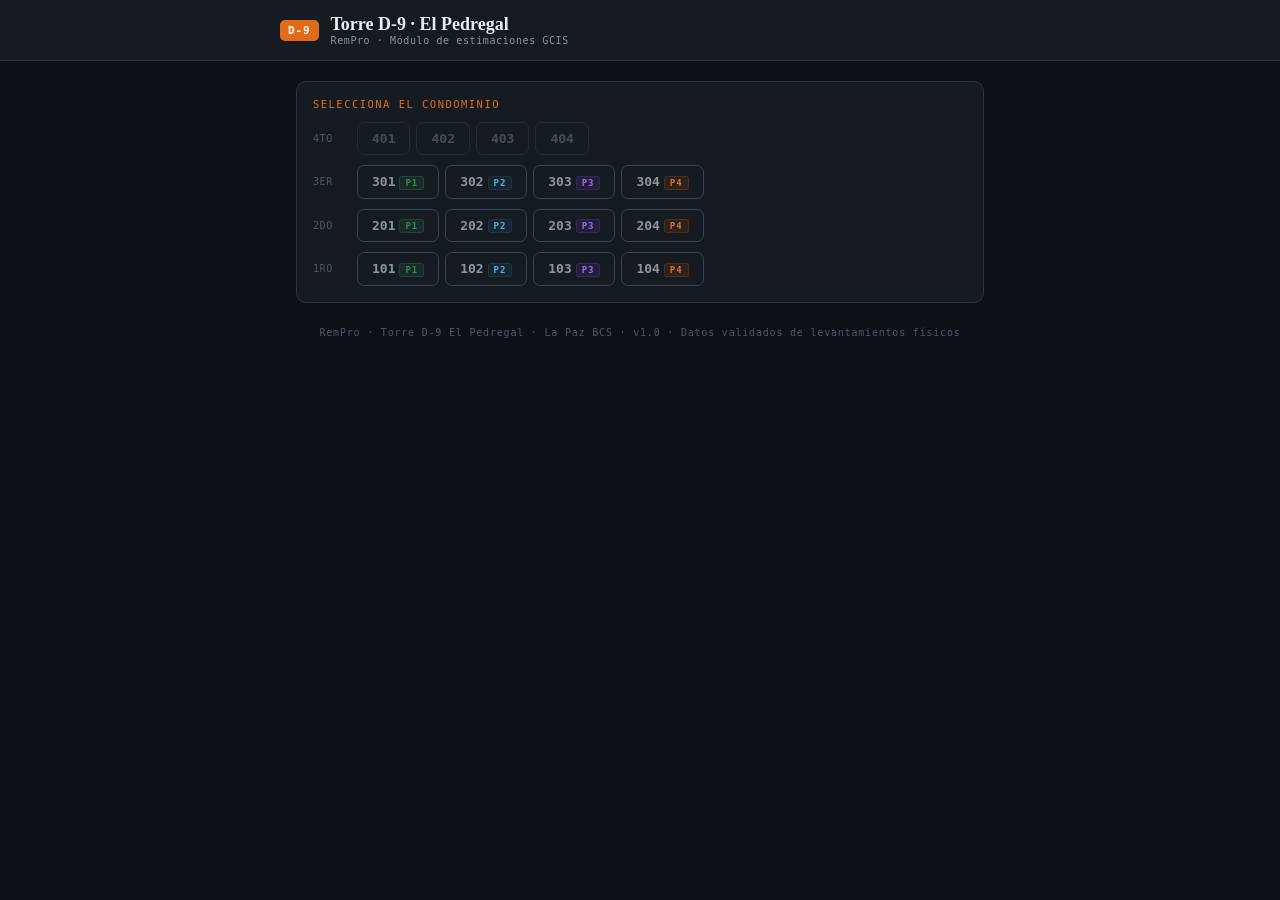
<file: Torre D-9 · RemPro Estimaciones.html>
<!DOCTYPE html>
<!-- saved from url=(0047)file:///C:/Users/rempr/Downloads/torreD9_2.html -->
<html lang="es"><head><meta http-equiv="Content-Type" content="text/html; charset=UTF-8">

<meta name="viewport" content="width=device-width, initial-scale=1.0, viewport-fit=cover">
<meta name="theme-color" content="#0d1117">
<title>Torre D-9 · RemPro Estimaciones</title>
<style>
:root{
  --bg:#0d1117;--surface:#161b22;--card:#1c2230;--border:#2a3447;--border2:#374356;
  --ink:#e6edf3;--ink-soft:#8b949e;--ink-dim:#4d5566;
  --accent:#e06c1a;--accent2:#f59e3a;--ok:#3fb950;--warn:#d29922;
  --muro:#2e8b57;--anti:#1a6b8a;--plafon:#6e40c9;--cajillo:#bc4c00;
  --radius:10px;
  --mono:"JetBrains Mono","SF Mono",Menlo,monospace;
  --sans:"Inter",-apple-system,BlinkMacSystemFont,"Segoe UI",sans-serif;
  --serif:"Source Serif Pro",Georgia,serif;
}
*{box-sizing:border-box;-webkit-tap-highlight-color:transparent;}
html,body{margin:0;padding:0;}
body{font-family:var(--sans);background:var(--bg);color:var(--ink);min-height:100vh;-webkit-font-smoothing:antialiased;}
.site-header{background:var(--surface);border-bottom:1px solid var(--border);padding:0 16px;position:sticky;top:0;z-index:100;}
.header-inner{max-width:720px;margin:0 auto;display:flex;align-items:center;gap:12px;padding:14px 0;}
.logo-badge{background:var(--accent);color:#fff;font-family:var(--mono);font-size:11px;font-weight:700;letter-spacing:.08em;padding:4px 8px;border-radius:5px;white-space:nowrap;}
.header-title{font-family:var(--serif);font-size:18px;font-weight:600;margin:0;flex:1;}
.header-sub{font-family:var(--mono);font-size:10px;color:var(--ink-soft);letter-spacing:.06em;}
.wrap{max-width:720px;margin:0 auto;padding:0 16px 48px;}
.condo-selector{margin:20px 0 0;background:var(--surface);border:1px solid var(--border);border-radius:var(--radius);padding:16px;}
.section-title{font-family:var(--mono);font-size:10.5px;letter-spacing:.14em;text-transform:uppercase;color:var(--accent);margin:0 0 12px;display:flex;justify-content:space-between;align-items:center;}
.pisos{display:flex;flex-direction:column;gap:10px;}
.piso-row{display:flex;align-items:center;gap:8px;}
.piso-label{font-family:var(--mono);font-size:10px;color:var(--ink-dim);width:36px;letter-spacing:.06em;text-transform:uppercase;flex-shrink:0;}
.condo-btns{display:flex;gap:6px;flex-wrap:wrap;}
.condo-btn{padding:8px 14px;border-radius:7px;border:1.5px solid var(--border2);background:transparent;color:var(--ink-soft);font-family:var(--mono);font-size:13px;font-weight:600;cursor:pointer;transition:all .15s;}
.condo-btn:hover{border-color:var(--accent);color:var(--accent);}
.condo-btn.active{background:var(--accent);border-color:var(--accent);color:#fff;}
.proto-tag{display:inline-block;font-family:var(--mono);font-size:9px;letter-spacing:.1em;padding:1px 5px;border-radius:3px;margin-left:4px;vertical-align:middle;}
.p1-tag{background:#2e8b5722;color:#2e8b57;border:1px solid #2e8b5744;}
.p2-tag{background:#1a6b8a22;color:#58b4d1;border:1px solid #1a6b8a44;}
.p3-tag{background:#6e40c922;color:#9b6eef;border:1px solid #6e40c944;}
.p4-tag{background:#bc4c0022;color:#e07040;border:1px solid #bc4c0044;}
.card{background:var(--card);border:1px solid var(--border);border-radius:var(--radius);padding:16px;margin-top:14px;}
.condo-header{display:flex;justify-content:space-between;align-items:flex-start;margin:18px 0 0;gap:12px;flex-wrap:wrap;}
.condo-num{font-family:var(--serif);font-size:44px;font-weight:700;line-height:1;color:var(--ink);}
.condo-meta .proto{font-family:var(--mono);font-size:11px;color:var(--ink-soft);margin-bottom:4px;}
.condo-meta .nombre{font-size:18px;font-weight:600;}
.totales-chips{display:flex;gap:8px;flex-wrap:wrap;margin-top:14px;}
.chip{padding:7px 12px;border-radius:7px;font-family:var(--mono);font-size:12px;font-weight:600;border:1px solid;}
.chip-muro{background:#2e8b5715;border-color:#2e8b5740;color:#3fb950;}
.chip-anti{background:#1a6b8a15;border-color:#1a6b8a40;color:#58b4d1;}
.chip-plafon{background:#6e40c915;border-color:#6e40c940;color:#9b6eef;}
.chip-cajillo{background:#bc4c0015;border-color:#bc4c0040;color:#e07040;}
.dot{display:inline-block;width:8px;height:8px;border-radius:50%;margin-right:7px;}
.dot-muro{background:var(--muro)}.dot-anti{background:var(--anti)}.dot-plafon{background:var(--plafon)}.dot-cajillo{background:var(--cajillo);}
.tabs{display:flex;gap:2px;background:var(--surface);border:1px solid var(--border);border-radius:8px;padding:3px;margin-bottom:14px;}
.tab{flex:1;padding:8px 4px;border-radius:6px;border:none;background:transparent;color:var(--ink-soft);font-family:var(--mono);font-size:11px;font-weight:600;cursor:pointer;letter-spacing:.04em;text-transform:uppercase;transition:all .15s;}
.tab.active{background:var(--accent);color:#fff;}
.concepto-table{width:100%;border-collapse:collapse;font-size:13px;}
.concepto-table th{text-align:left;font-family:var(--mono);font-size:10px;letter-spacing:.1em;text-transform:uppercase;color:var(--ink-dim);padding:6px 8px 6px 0;border-bottom:1px solid var(--border);}
.concepto-table th:not(:first-child){text-align:right;}
.concepto-table td{padding:9px 8px 9px 0;border-bottom:1px solid #1a2030;vertical-align:top;}
.concepto-table tr:last-child td{border-bottom:none;}
.concepto-table td:not(:first-child){text-align:right;font-family:var(--mono);}
.c-nombre{font-weight:600;}
.c-sub{display:block;font-size:11px;color:var(--ink-soft);font-family:var(--mono);margin-top:1px;}
.fin-row{display:flex;justify-content:space-between;padding:8px 0;font-size:13.5px;border-bottom:1px solid var(--border);}
.fin-row:last-child{border-bottom:none;}
.fin-row .lbl{color:var(--ink-soft);}
.fin-row .val{font-family:var(--mono);font-weight:600;}
.fin-total{display:flex;justify-content:space-between;padding:10px 0 4px;margin-top:6px;border-top:1.5px solid var(--border2);font-weight:700;font-size:15px;}
.fin-total .val{font-family:var(--mono);font-size:18px;color:var(--accent2);}
.aviso{font-family:var(--mono);font-size:11px;color:var(--ink-soft);background:#161b22;border:1px solid var(--border);border-radius:7px;padding:8px 10px;line-height:1.5;margin-top:8px;}
.destajo-partida{border-radius:8px;border:1px solid var(--border2);margin-bottom:8px;overflow:hidden;}
.destajo-head{display:flex;justify-content:space-between;align-items:center;padding:10px 14px;background:var(--surface);}
.d-lbl{font-size:13px;font-weight:600;}
.d-pct{font-family:var(--mono);font-size:10px;color:var(--ink-soft);margin-top:1px;}
.d-monto{font-family:var(--mono);font-size:17px;font-weight:700;color:var(--accent2);}
.destajo-det{display:flex;justify-content:space-between;padding:6px 14px;font-family:var(--mono);font-size:11px;color:var(--ink-soft);background:var(--bg);border-top:1px solid var(--border);}
.field{display:flex;flex-direction:column;gap:5px;margin-bottom:10px;}
.field label{font-family:var(--mono);font-size:10px;letter-spacing:.1em;text-transform:uppercase;color:var(--ink-soft);}
.field input,.field select,.field textarea{background:var(--surface);border:1.5px solid var(--border2);border-radius:7px;color:var(--ink);font-family:var(--mono);font-size:14px;padding:9px 12px;width:100%;transition:border-color .15s;}
.field input:focus,.field select:focus{outline:none;border-color:var(--accent);}
.field-row{display:grid;grid-template-columns:1fr 1fr;gap:10px;}
.btn{width:100%;padding:12px;border-radius:8px;border:none;font-family:var(--sans);font-size:14px;font-weight:600;cursor:pointer;transition:opacity .15s;margin-top:4px;}
.btn:hover{opacity:.88;}
.btn-accent{background:var(--accent);color:#fff;}
.btn-ok{background:var(--ok);color:#fff;}
.btn-ghost{background:transparent;border:1.5px solid var(--border2);color:var(--ink-soft);}
.prog-wrap{margin-bottom:14px;}
.prog-top{display:flex;justify-content:space-between;align-items:center;margin-bottom:6px;}
.prog-top span{font-size:13.5px;font-weight:600;}
.prog-top .pct-inp{width:72px;background:var(--surface);border:1.5px solid var(--border2);border-radius:6px;color:var(--ink);font-family:var(--mono);font-size:14px;padding:5px 8px;text-align:right;}
.prog-label{display:flex;justify-content:space-between;font-family:var(--mono);font-size:10px;color:var(--ink-soft);margin-bottom:4px;}
.prog-bar{height:5px;background:var(--border);border-radius:3px;overflow:hidden;}
.prog-fill{height:100%;border-radius:3px;transition:width .4s ease;}
.sema-entry{display:flex;justify-content:space-between;align-items:center;padding:9px 0;border-bottom:1px solid var(--border);font-size:13px;}
.sema-entry:last-child{border-bottom:none;}
.s-concepto{font-weight:600;}
.s-meta{font-family:var(--mono);font-size:11px;color:var(--ink-soft);margin-top:1px;}
.s-monto{font-family:var(--mono);font-weight:700;font-size:14px;color:var(--accent2);}
.s-del{background:none;border:none;color:var(--ink-dim);cursor:pointer;font-size:15px;padding:0 0 0 10px;}
.empty{text-align:center;padding:28px 16px;color:var(--ink-dim);font-size:13px;line-height:1.6;}
footer{text-align:center;font-family:var(--mono);font-size:10px;color:var(--ink-dim);letter-spacing:.08em;padding:24px 0 10px;}
@media(max-width:480px){.condo-num{font-size:32px;}.header-title{font-size:15px;}}
@media print{
  body{background:#fff;color:#000;}
  .site-header,.condo-selector,.tabs,.btn,.s-del{display:none!important;}
  .card{border:1px solid #ccc;background:#fff;color:#000;}
  .fin-row .lbl,.fin-row .val,.s-concepto,.s-meta,.s-monto{color:#000!important;}
  .sema-entry{border-bottom:1px solid #ddd;}
  .print-only{display:block!important;}
  .no-print{display:none!important;}
  .condo-num,.condo-meta .proto,.condo-meta .nombre{color:#000!important;}
  .chip{background:#f5f5f5!important;border-color:#ccc!important;color:#333!important;}
  .destajo-partida .destajo-head{background:#f5f5f5!important;}
  .d-lbl,.d-pct,.d-monto{color:#000!important;}
  .fin-total .val{color:#c05010!important;}
  .sema-entry .s-monto{color:#c05010!important;}
  @page{margin:16mm;}
}
</style>
</head>
<body>
<header class="site-header">
  <div class="header-inner">
    <div class="logo-badge">D-9</div>
    <div>
      <h1 class="header-title">Torre D-9 · El Pedregal</h1>
      <div class="header-sub">RemPro · Módulo de estimaciones GCIS</div>
    </div>
  </div>
</header>
<div class="wrap">
  <div class="condo-selector">
    <div class="section-title">Selecciona el condominio</div>
    <div class="pisos" id="pisos-wrap"><div class="piso-row"><div class="piso-label">4to</div><div class="condo-btns"><button class="condo-btn " style="opacity:.4" onclick="selCondo(401)">401</button><button class="condo-btn " style="opacity:.4" onclick="selCondo(402)">402</button><button class="condo-btn " style="opacity:.4" onclick="selCondo(403)">403</button><button class="condo-btn " style="opacity:.4" onclick="selCondo(404)">404</button></div></div><div class="piso-row"><div class="piso-label">3er</div><div class="condo-btns"><button class="condo-btn " onclick="selCondo(301)">301<span class="proto-tag p1-tag">P1</span></button><button class="condo-btn " onclick="selCondo(302)">302<span class="proto-tag p2-tag">P2</span></button><button class="condo-btn " onclick="selCondo(303)">303<span class="proto-tag p3-tag">P3</span></button><button class="condo-btn " onclick="selCondo(304)">304<span class="proto-tag p4-tag">P4</span></button></div></div><div class="piso-row"><div class="piso-label">2do</div><div class="condo-btns"><button class="condo-btn " onclick="selCondo(201)">201<span class="proto-tag p1-tag">P1</span></button><button class="condo-btn " onclick="selCondo(202)">202<span class="proto-tag p2-tag">P2</span></button><button class="condo-btn " onclick="selCondo(203)">203<span class="proto-tag p3-tag">P3</span></button><button class="condo-btn " onclick="selCondo(204)">204<span class="proto-tag p4-tag">P4</span></button></div></div><div class="piso-row"><div class="piso-label">1ro</div><div class="condo-btns"><button class="condo-btn " onclick="selCondo(101)">101<span class="proto-tag p1-tag">P1</span></button><button class="condo-btn " onclick="selCondo(102)">102<span class="proto-tag p2-tag">P2</span></button><button class="condo-btn " onclick="selCondo(103)">103<span class="proto-tag p3-tag">P3</span></button><button class="condo-btn " onclick="selCondo(104)">104<span class="proto-tag p4-tag">P4</span></button></div></div></div>
  </div>
  <div id="panel-main"></div>
  <footer>RemPro · Torre D-9 El Pedregal · La Paz BCS · v1.0 · Datos validados de levantamientos físicos</footer>
</div>
<script>
/* ============================================================
   DATOS MAESTROS TORRE D-9
   Fuente: Levantamientos físicos + xlsx DESTAJOS_GCIS_PEDREGAL
   0 valores estimados — todo de fuente documental
   ============================================================ */
const PROTO = {
  P1:{
    label:'Prototipo 1',condos:[101,201,301],h:2.48,
    muros_normal:145.74, muros_anti:78.62,
    plafon:52.00, plafon_anti:0,
    cajillo_luz:0, cajillo_cort:0, soportes:0,
    nota:'Plafón: confirmar m² con croquis P1',
    fuente_muros:'Levantamiento Condo 101',
  },
  P2:{
    label:'Prototipo 2',condos:[102,202,302],h:2.47,
    muros_normal:91.13, muros_anti:46.53,
    plafon:40.00, plafon_anti:0,
    cajillo_luz:0, cajillo_cort:0, soportes:0,
    nota:'Plafón: confirmar m² con croquis P2',
    fuente_muros:'xlsx 102ESTIMACION080526',
  },
  P3:{
    label:'Prototipo 3',condos:[103,203,303],h:2.47,
    muros_normal:125.00, muros_anti:50.14,
    plafon:45.00, plafon_anti:0,
    cajillo_luz:0, cajillo_cort:0, soportes:0,
    nota:'Plafón: confirmar m² con croquis P3',
    fuente_muros:'xlsx 103ESTIMACION240426',
  },
  P4:{
    label:'Prototipo 4',condos:[104,204,304],h:2.47,
    muros_normal:174.28, muros_anti:87.82,
    plafon:60.00, plafon_anti:0,
    cajillo_luz:15.00,
    cajillo_cort:12.92,
    soportes:5,
    nota:'Plafón: confirmar m² con croquis P4',
    fuente_muros:'Levantamiento 104 (419.27 m² ✓)',
  },
};

// Mapa rápido condo → proto
const CONDO_MAP = {};
Object.entries(PROTO).forEach(([pk,pd]) => pd.condos.forEach(c => { CONDO_MAP[c]=pk; }));

const PISOS = [
  {piso:'4to',condos:[401,402,403,404]},
  {piso:'3er',condos:[301,302,303,304]},
  {piso:'2do',condos:[201,202,203,204]},
  {piso:'1ro',condos:[101,102,103,104]},
];

// Tarifas MO destajo $/m² (editables en catálogo)
let TARIFAS = {
  muro_normal:145, muro_anti:145,
  plafon:160, plafon_anti:160,
  cajillo_luz:95, cajillo_cort:95,
  soporte:150,
};

// Partidas 35/35/30
const PARTIDAS = [
  {id:'armado', label:'Armado de estructura', pct:0.35},
  {id:'tapado',  label:'Colocación y forrado',  pct:0.35},
  {id:'pasta',  label:'Pasta nivel 3',          pct:0.30},
];

/* ESTADO */
let condoActivo = null;
let tabActiva   = 'resumen';
let progreso    = {};
let pagos       = [];

function cargar(){
  try{ progreso=JSON.parse(localStorage.getItem('d9_prog')||'{}'); }catch(e){ progreso={}; }
  try{ pagos   =JSON.parse(localStorage.getItem('d9_pagos')||'[]'); }catch(e){ pagos=[]; }
  try{ const t=JSON.parse(localStorage.getItem('d9_tarifas')||'{}'); TARIFAS={...TARIFAS,...t}; }catch(e){}
}
function guardar(){
  localStorage.setItem('d9_prog',   JSON.stringify(progreso));
  localStorage.setItem('d9_pagos',  JSON.stringify(pagos));
  localStorage.setItem('d9_tarifas',JSON.stringify(TARIFAS));
}

/* UTILS */
function fmt(n,d=2){ if(isNaN(n)||n==null)return'—'; return Number(n).toLocaleString('es-MX',{minimumFractionDigits:d,maximumFractionDigits:d}); }
function $p(n){ return '$'+fmt(n); }
function getP(condo){ return PROTO[CONDO_MAP[condo]]; }
function getPK(condo){ return CONDO_MAP[condo]; }
function getProg(condo){ return progreso[condo]||{}; }
function pctV(condo,key){ return (getProg(condo)[key]||0); }

/* SELECTOR */
function renderSel(){
  document.getElementById('pisos-wrap').innerHTML = PISOS.map(piso => {
    const btns = piso.condos.map(c => {
      const pk = CONDO_MAP[c];
      const tag = pk ? `<span class="proto-tag ${pk.toLowerCase()}-tag">${pk}</span>` : '';
      const active = condoActivo===c?'active':'';
      const dim = !pk?'style="opacity:.4"':'';
      return `<button class="condo-btn ${active}" ${dim} onclick="selCondo(${c})">${c}${tag}</button>`;
    }).join('');
    return `<div class="piso-row"><div class="piso-label">${piso.piso}</div><div class="condo-btns">${btns}</div></div>`;
  }).join('');
}

/* SELECCIÓN */
function selCondo(n){
  condoActivo=n; tabActiva='resumen';
  renderSel(); renderPanel();
}
function setTab(t){
  tabActiva=t; renderPanel();
  if(t==='destajo') setTimeout(initDestajo,0);
}

/* PANEL PRINCIPAL */
function renderPanel(){
  const wrap = document.getElementById('panel-main');
  if(!condoActivo){ wrap.innerHTML=''; return; }
  const pk=getPK(condoActivo);
  if(!pk){
    wrap.innerHTML=`<div class="card"><div class="empty">Condo ${condoActivo} — sin datos cargados aún.</div></div>`;
    return;
  }
  const pd=PROTO[pk];
  const p=getProg(condoActivo);
  const totalMuro=pd.muros_normal+pd.muros_anti;
  const cajTot=(pd.cajillo_luz||0)+(pd.cajillo_cort||0);

  const tabs=`<div class="tabs">
    <button class="tab ${tabActiva==='resumen'?'active':''}" onclick="setTab('resumen')">Resumen</button>
    <button class="tab ${tabActiva==='destajo'?'active':''}" onclick="setTab('destajo')">Destajo</button>
    <button class="tab ${tabActiva==='avance'?'active':''}" onclick="setTab('avance')">Avance</button>
    <button class="tab ${tabActiva==='pagos'?'active':''}" onclick="setTab('pagos')">Pagos</button>
  </div>`;

  let contenido='';
  if(tabActiva==='resumen') contenido=tabResumen(pk,pd,p);
  if(tabActiva==='destajo') contenido=tabDestajo(pk,pd,p);
  if(tabActiva==='avance')  contenido=tabAvance(pk,pd,p);
  if(tabActiva==='pagos')   contenido=tabPagos(pk,pd,p);

  wrap.innerHTML=`
    <div class="condo-header">
      <div class="condo-num">${condoActivo}</div>
      <div class="condo-meta">
        <div class="proto">${pd.label} · h=${pd.h} m · <span style="color:var(--ok);font-size:10px;">${pd.fuente_muros}</span></div>
        <div class="nombre">El Pedregal · Torre D-9</div>
      </div>
    </div>
    <div class="totales-chips">
      <div class="chip chip-muro"><span class="dot dot-muro"></span>M.Normal ${fmt(pd.muros_normal)} m²</div>
      <div class="chip chip-anti"><span class="dot dot-anti"></span>M.Antimoho ${fmt(pd.muros_anti)} m²</div>
      <div class="chip chip-plafon"><span class="dot dot-plafon"></span>Plafón ${fmt(pd.plafon)} m²</div>
      ${pd.plafon_anti>0?`<div class="chip chip-plafon" style="opacity:.75"><span class="dot dot-anti"></span>Plafón anti ${fmt(pd.plafon_anti)} m²</div>`:''}
      ${cajTot>0?`<div class="chip chip-cajillo"><span class="dot dot-cajillo"></span>Cajillos ${fmt(cajTot,2)} ml + ${pd.soportes} sop.</div>`:''}
    </div>
    <div class="card" style="margin-top:16px;">${tabs}${contenido}</div>`;
}

/* TAB RESUMEN */
function tabResumen(pk,pd,p){
  const conceptos=[
    {dot:'dot-muro',   lbl:'Muro AD Panel · normal',   sub:`h=${pd.h}m · 80 hojas:30 sacos AD Panel`, m2:pd.muros_normal, tar:TARIFAS.muro_normal,   u:'m²'},
    {dot:'dot-anti',   lbl:'Muro AD Panel · antimoho', sub:`h=${pd.h}m · zonas húmedas`,              m2:pd.muros_anti,   tar:TARIFAS.muro_anti,     u:'m²'},
    {dot:'dot-plafon', lbl:'Plafón interior · normal', sub:'Canalistón 0.61m / Canaleta 0.90m',       m2:pd.plafon,       tar:TARIFAS.plafon,        u:'m²'},
  ];
  if(pd.plafon_anti>0){
    conceptos.push({dot:'dot-anti',lbl:'Plafón interior · antimoho',sub:'Zonas húmedas · placa antimoho',m2:pd.plafon_anti,tar:TARIFAS.plafon_anti,u:'m²'});
  }
  if(pd.cajillo_luz>0){
    conceptos.push({dot:'dot-cajillo',lbl:'Cajillo luz (C-LIND×4)', sub:'ml lineal validado',m2:pd.cajillo_luz, tar:TARIFAS.cajillo_luz, u:'ml'});
    conceptos.push({dot:'dot-cajillo',lbl:'Cajillo cortinero (C-CORT×3)',sub:'ml lineal validado',m2:pd.cajillo_cort,tar:TARIFAS.cajillo_cort,u:'ml'});
    conceptos.push({dot:'dot-cajillo',lbl:'Soportes',sub:'piezas validadas',m2:pd.soportes,tar:TARIFAS.soporte,u:'pza'});
  }
  const totalMO=conceptos.reduce((s,c)=>s+c.m2*c.tar,0);
  const filas=conceptos.map(c=>`<tr>
    <td><span class="dot ${c.dot}"></span><span class="c-nombre">${c.lbl}</span><span class="c-sub">${c.sub}</span></td>
    <td>${fmt(c.m2)} ${c.u}</td>
    <td>${$p(c.tar)}/${c.u}</td>
    <td>${$p(c.m2*c.tar)}</td>
  </tr>`).join('');

  return `<table class="concepto-table">
    <thead><tr><th>Concepto</th><th>Cantidad</th><th>Tarifa MO</th><th>Subtotal MO</th></tr></thead>
    <tbody>${filas}</tbody>
  </table>
  <div class="fin-total"><span>Total estimado MO</span><span class="val">${$p(totalMO)}</span></div>
  <div class="aviso">⚠ ${pd.nota} · Los valores de muros están validados documentalmente. Actualiza plafón cuando tengas el croquis firmado.</div>`;
}

/* TAB DESTAJO */
function tabDestajo(pk,pd,p){
  const pd2=PROTO[pk];
  return `<div class="field">
    <label>Concepto</label>
    <select id="dc-sel">
      <option value="muro_normal" data-m2="${pd2.muros_normal}" data-tar="${TARIFAS.muro_normal}">Muro normal (${fmt(pd2.muros_normal)} m²)</option>
      <option value="muro_anti"   data-m2="${pd2.muros_anti}"   data-tar="${TARIFAS.muro_anti}">Muro antimoho (${fmt(pd2.muros_anti)} m²)</option>
      <option value="plafon"      data-m2="${pd2.plafon}"       data-tar="${TARIFAS.plafon}">Plafón normal (${fmt(pd2.plafon)} m²)</option>
      ${pd2.plafon_anti>0?`<option value="plafon_anti" data-m2="${pd2.plafon_anti}" data-tar="${TARIFAS.plafon_anti}">Plafón antimoho (${fmt(pd2.plafon_anti)} m²)</option>`:''}
      ${pd2.cajillo_luz>0?`<option value="cajillo_luz" data-m2="${pd2.cajillo_luz}" data-tar="${TARIFAS.cajillo_luz}">Cajillo luz (${fmt(pd2.cajillo_luz,2)} ml)</option>`:''}
      ${pd2.cajillo_cort>0?`<option value="cajillo_cort" data-m2="${pd2.cajillo_cort}" data-tar="${TARIFAS.cajillo_cort}">Cajillo cortinero (${fmt(pd2.cajillo_cort,2)} ml)</option>`:''}
    </select>
  </div>
  <div class="field-row">
    <div class="field"><label>m² / ml a pagar</label><input type="number" id="dc-m2" inputmode="decimal" placeholder="0.00" step="0.01" oninput="calcD()"></div>
    <div class="field">
      <label>Tarifa total $/m²</label>
      <input type="number" id="dc-tar" inputmode="decimal" placeholder="0.00" step="0.5" oninput="calcD()">
      <div id="dc-tar-desglose" style="font-family:var(--mono);font-size:10px;color:var(--ink-soft);margin-top:3px;display:flex;gap:8px;flex-wrap:wrap;"></div>
    </div>
  </div>
  <div class="field"><label>Nombre del área / semana</label><input type="text" id="dc-sem" placeholder="Ej. Sem-12 · Sala · 16-Jun-2026"></div>
  <div id="d-result"></div>
  <button class="btn btn-ok" onclick="registrarPago()">✓ Registrar pago</button>`;
}

function initDestajo(){
  const sel=document.getElementById('dc-sel');
  if(!sel) return;
  sel.addEventListener('change', ()=>{
    const opt=sel.options[sel.selectedIndex];
    const m2i=document.getElementById('dc-m2');
    const tari=document.getElementById('dc-tar');
    if(m2i && !m2i.value) m2i.value=opt.dataset.m2;
    if(tari && !tari.value) tari.value=opt.dataset.tar;
    calcD();
  });
  const opt=sel.options[0];
  const m2i=document.getElementById('dc-m2');
  const tari=document.getElementById('dc-tar');
  if(m2i) m2i.value=opt.dataset.m2;
  if(tari) tari.value=opt.dataset.tar;
  calcD();
}

function calcD(){
  const m2v=parseFloat(document.getElementById('dc-m2')?.value)||0;
  const tarv=parseFloat(document.getElementById('dc-tar')?.value)||0;
  const res=document.getElementById('d-result');
  const tarDesglose=document.getElementById('dc-tar-desglose');

  // Desglose de la tarifa bajo el campo (siempre que haya tarifa)
  if(tarDesglose){
    if(tarv>0){
      tarDesglose.innerHTML=PARTIDAS.map(pt=>
        `<span style="background:var(--surface);border:1px solid var(--border2);padding:2px 6px;border-radius:4px;">
          ${pt.id==='armado'?'⚙':''}${pt.id==='tapado'?'📋':''}${pt.id==='pasta'?'🖌':''}
          ${(pt.pct*100).toFixed(0)}% = ${$p(tarv*pt.pct)}/m²
        </span>`
      ).join('');
    } else {
      tarDesglose.innerHTML='';
    }
  }

  if(!res) return;
  if(m2v<=0 || tarv<=0){ res.innerHTML=''; return; }

  const total=m2v*tarv;
  const ps=PARTIDAS.map(pt=>{
    const tarifaPt=tarv*pt.pct;        // tarifa de esta partida ($/m²)
    const montoPt=total*pt.pct;        // monto total de esta partida
    const m2Pt=m2v*pt.pct;             // m² equivalentes de esta partida
    return `<div class="destajo-partida">
      <div class="destajo-head">
        <div>
          <div class="d-lbl">${pt.label}</div>
          <div class="d-pct">${(pt.pct*100).toFixed(0)}% · ${$p(tarifaPt)}/m²</div>
        </div>
        <div class="d-monto">${$p(montoPt)}</div>
      </div>
      <div class="destajo-det">
        <span>${fmt(m2v)} m² × ${$p(tarifaPt)}/m²</span>
        <span>${fmt(m2Pt)} m² equiv.</span>
      </div>
    </div>`;
  }).join('');
  res.innerHTML=`<div style="margin:12px 0 4px">${ps}</div>
    <div class="fin-total"><span>TOTAL DESTAJO</span><span class="val">${$p(total)}</span></div>
    <div style="font-family:var(--mono);font-size:11px;color:var(--ink-dim);text-align:right;margin-top:4px;">${fmt(m2v)} m² × ${$p(tarv)}/m² total</div>`;
}

function registrarPago(){
  const sel=document.getElementById('dc-sel');
  const m2v=parseFloat(document.getElementById('dc-m2')?.value)||0;
  const tarv=parseFloat(document.getElementById('dc-tar')?.value)||0;
  const sem=document.getElementById('dc-sem')?.value||`Sem-${pagos.filter(p=>p.condo===condoActivo).length+1}`;
  if(!sel||m2v<=0||tarv<=0) return;
  pagos.push({ id:Date.now(), condo:condoActivo, semana:sem,
    concepto:sel.options[sel.selectedIndex].text,
    m2:m2v, tarifa:tarv, monto:m2v*tarv,
    fecha:new Date().toLocaleDateString('es-MX') });
  guardar();
  const btn=document.querySelector('.btn-ok');
  if(btn){ btn.textContent='✓ Registrado'; setTimeout(()=>{ btn.textContent='✓ Registrar pago'; setTab('pagos'); },900); }
}

/* TAB AVANCE */
function tabAvance(pk,pd,p){
  const defs=[
    {key:'muro_normal',lbl:'Muro AD Panel · normal',   tot:pd.muros_normal, color:'var(--muro)'},
    {key:'muro_anti',  lbl:'Muro AD Panel · antimoho', tot:pd.muros_anti,   color:'var(--anti)'},
    {key:'plafon',     lbl:'Plafón interior',           tot:pd.plafon,       color:'var(--plafon)'},
  ];
  let totalPend=0, totalTot=0;
  const barras=defs.map(d=>{
    const pv=pctV(condoActivo,d.key);
    const avz=d.tot*pv/100;
    totalPend+=avz; totalTot+=d.tot;
    return `<div class="prog-wrap">
      <div class="prog-top">
        <span><span class="dot" style="background:${d.color}"></span>${d.lbl}</span>
        <input class="pct-inp" type="number" min="0" max="100" step="5" value="${pv}"
          oninput="updProg('${d.key}',this.value)" onchange="updProg('${d.key}',this.value)">
      </div>
      <div class="prog-label"><span>${fmt(avz)} m² de ${fmt(d.tot)} m²</span><span style="color:var(--ink);font-weight:700;">${pv}%</span></div>
      <div class="prog-bar"><div id="pb-${d.key}" class="prog-fill" style="width:${pv}%;background:${d.color};"></div></div>
    </div>`;
  }).join('');
  const pctGen = totalTot>0?(totalPend/totalTot*100):0;
  return `${barras}
    <div style="padding-top:12px;border-top:1px solid var(--border);">
      <div style="display:flex;justify-content:space-between;font-weight:700;font-size:14px;">
        <span>Avance general condo ${condoActivo}</span>
        <span style="font-family:var(--mono);color:var(--accent2);">${pctGen.toFixed(1)}%</span>
      </div>
      <div class="prog-bar" style="margin-top:8px;height:8px;">
        <div class="prog-fill" style="width:${pctGen}%;background:var(--accent);"></div>
      </div>
    </div>`;
}

function updProg(key,val){
  const v=Math.min(100,Math.max(0,parseFloat(val)||0));
  if(!progreso[condoActivo]) progreso[condoActivo]={};
  progreso[condoActivo][key]=v;
  guardar();
  const pb=document.getElementById('pb-'+key);
  if(pb) pb.style.width=v+'%';
}

/* TAB PAGOS */
function tabPagos(pk,pd,p){
  const cp=pagos.filter(x=>x.condo===condoActivo);
  const total=cp.reduce((s,x)=>s+x.monto,0);

  const lista = cp.length===0
    ? `<div class="empty">Sin pagos registrados para el condo ${condoActivo}.<br>Ve a Destajo para registrar un pago.</div>`
    : cp.map(x=>{
        const ps=PARTIDAS.map(pt=>`
          <div style="display:flex;justify-content:space-between;font-family:var(--mono);font-size:11px;color:var(--ink-soft);padding:2px 0 2px 20px;">
            <span>${pt.label} (${(pt.pct*100).toFixed(0)}%)</span>
            <span style="color:var(--ink);">${$p(x.monto*pt.pct)}</span>
          </div>`).join('');
        return `<div class="sema-entry" style="flex-direction:column;align-items:flex-start;gap:4px;">
          <div style="display:flex;justify-content:space-between;width:100%;align-items:center;">
            <div>
              <div class="s-concepto">${x.concepto}</div>
              <div class="s-meta">${x.semana} · ${x.fecha} · ${fmt(x.m2)} m²</div>
            </div>
            <div style="display:flex;align-items:center;gap:4px;">
              <div class="s-monto">${$p(x.monto)}</div>
              <button class="s-del no-print" onclick="delPago(${x.id})">✕</button>
            </div>
          </div>
          <div style="width:100%;margin-top:2px;">${ps}</div>
        </div>`;
      }).join('');

  const totDesgl = cp.length>0 ? PARTIDAS.map(pt=>`
    <div class="fin-row">
      <span class="lbl">${pt.label} (${(pt.pct*100).toFixed(0)}%)</span>
      <span class="val">${$p(total*pt.pct)}</span>
    </div>`).join('') : '';

  const printHeader = `<div class="print-only" style="display:none;margin-bottom:16px;">
    <div style="font-family:monospace;font-size:12px;color:#333;border-bottom:1px solid #ccc;padding-bottom:8px;margin-bottom:12px;">
      <strong>RemPro · Torre D-9 El Pedregal</strong><br>
      Condo ${condoActivo} · ${pd.label}<br>
      Reporte de pagos — ${new Date().toLocaleDateString('es-MX',{weekday:'long',year:'numeric',month:'long',day:'numeric'})}
    </div>
  </div>`;

  return `${printHeader}
    ${lista}
    ${cp.length>0?`
    <div style="margin-top:14px;padding-top:12px;border-top:1px solid var(--border);">
      ${totDesgl}
      <div class="fin-total">
        <span>Total pagado condo ${condoActivo}</span>
        <span class="val">${$p(total)}</span>
      </div>
    </div>
    <button class="btn btn-ghost no-print" style="margin-top:12px;" onclick="imprimirPagos()">
      🖨 Imprimir reporte de pagos
    </button>` : ''}`;
}

function delPago(id){
  pagos=pagos.filter(x=>x.id!==id);
  guardar();
  renderPanel();
}

function imprimirPagos(){
  // Cambia a tab pagos si no está, luego imprime
  if(tabActiva !== 'pagos'){ setTab('pagos'); setTimeout(()=>window.print(), 300); }
  else { window.print(); }
}

/* INIT */
cargar();
renderSel();
</script>


</body></html>
</file>
